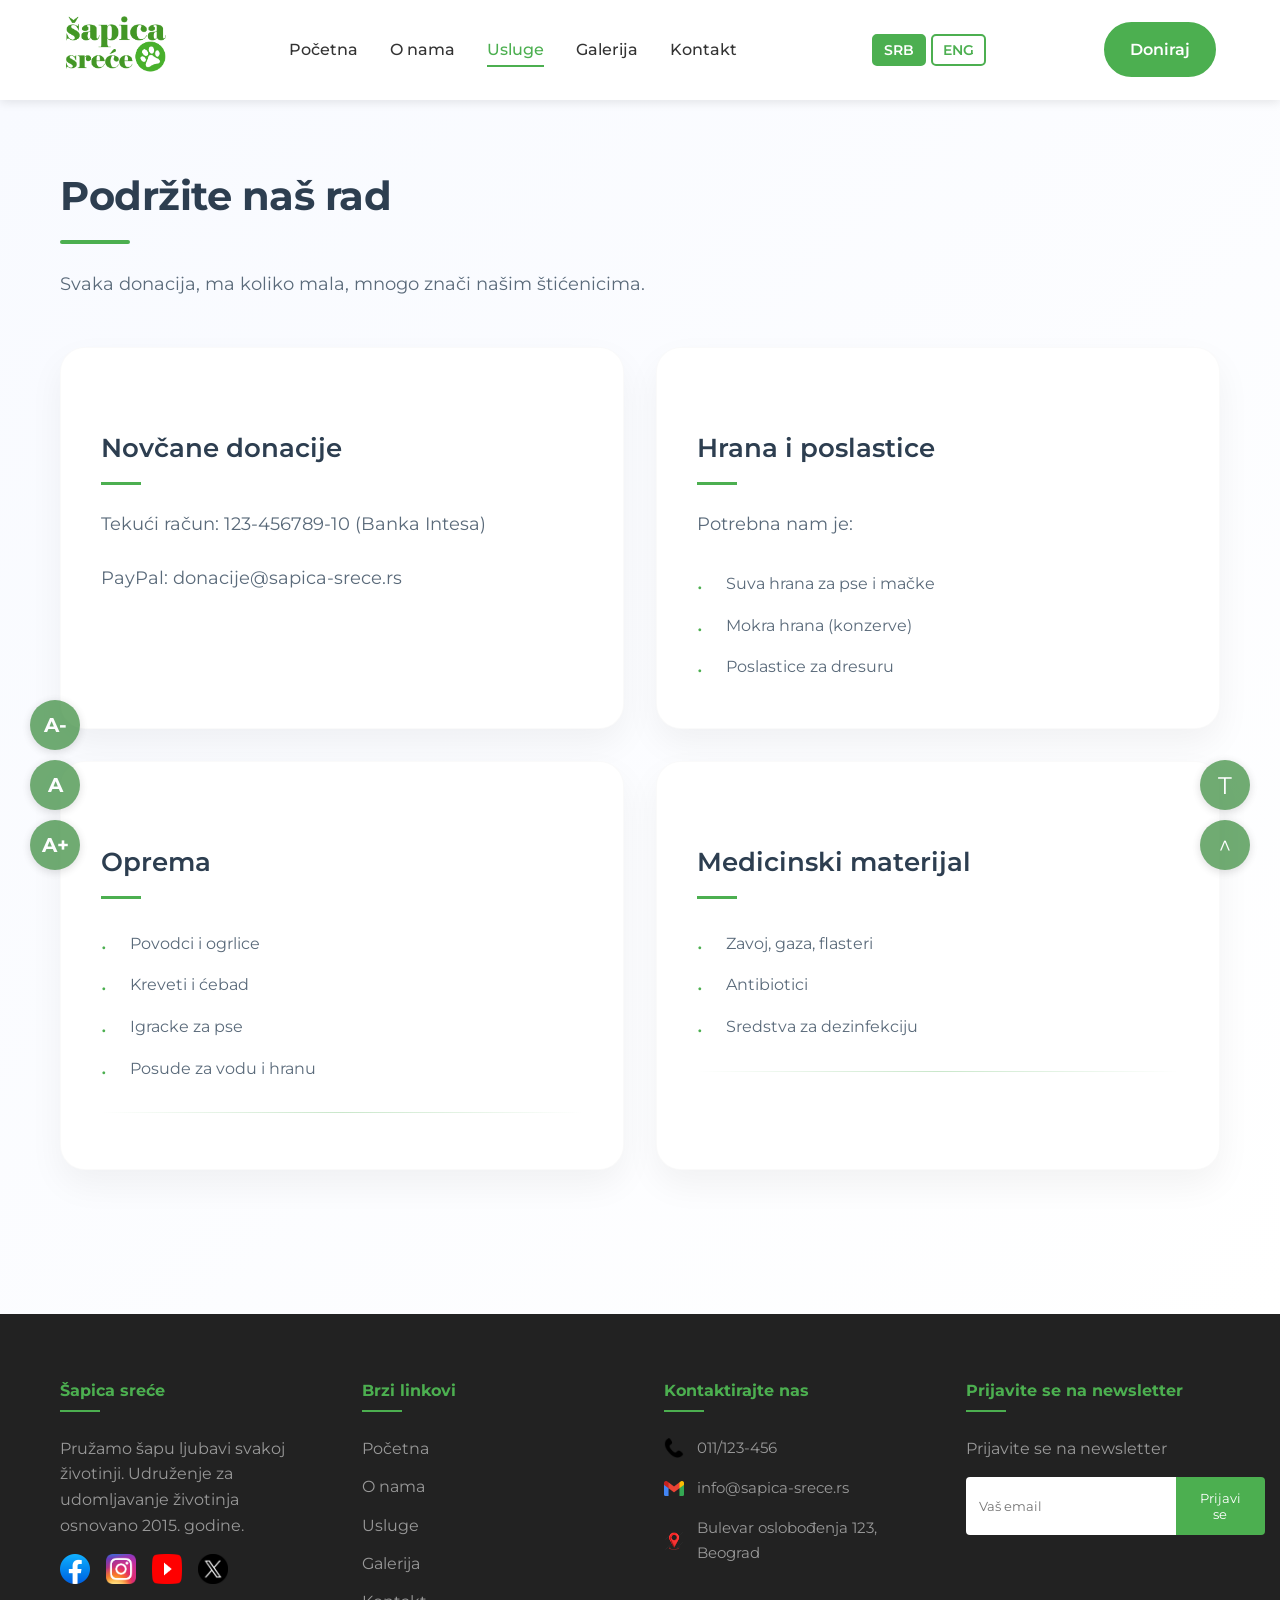
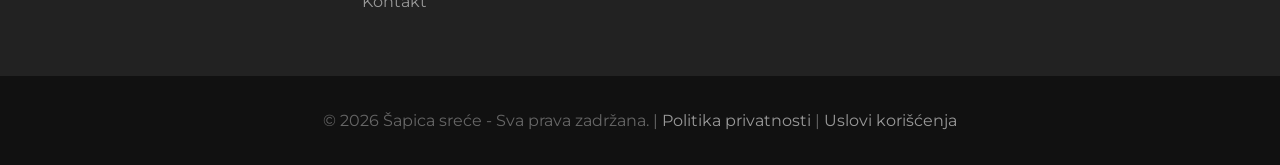
<file: donacije.html>
<!DOCTYPE html>
<html lang="sr">
<head>
    <meta charset="UTF-8">
    <meta name="viewport" content="width=device-width, initial-scale=1.0">

    <meta name="description" content="Podržite rad Šapica sreće donacijama. Hrana, oprema, novac ili volontiranje - svaka pomoć znači našim štićenicima.">
    <meta name="keywords" content="donacije, pomoć, hrana za pse, hrana za mačke, doniraj">
    <meta name="author" content="Šapica sreće">
    <meta name="robots" content="index, follow">

    <meta property="og:title" content="Donacije - Šapica sreće">
    <meta property="og:description" content="Pomozite nam da pomognemo njima. Donirajte.">
    <meta property="og:image" content="logotip.png">
    <meta property="og:url" content="https://selenakirhner.github.io/Projekat/donacije.html">
    
    <title>Šapica sreće | Donacije</title>
    
    <link rel="stylesheet" href="stil.css">
    <link rel="icon" type="image/png" href="sapica.png">
    <script type="application/ld+json">
        {
        "@context": "https://schema.org",
        "@type": "NGO",
        "name": "Šapica sreće",
        "alternateName": "Udruženje za udomljavanje životinja Šapica sreće",
        "url": "https://selenakirhner.github.io/Projekat",
        "logo": "logotip.png",
        "description": "Udruženje za udomljavanje pasa i mačaka. Pružamo šapu ljubavi svakoj životinji.",
        "foundingDate": "2015",
        "email": "info@sapica-srece.rs",
        "telephone": "+38111123456",
        "address": {
            "@type": "PostalAddress",
            "streetAddress": "Bulevar oslobođenja 123",
            "addressLocality": "Beograd",
            "postalCode": "11000",
            "addressCountry": "RS"
        },
        "openingHoursSpecification": [
            {
            "@type": "OpeningHoursSpecification",
            "dayOfWeek": ["Monday", "Tuesday", "Wednesday", "Thursday", "Friday"],
            "opens": "10:00",
            "closes": "18:00"
            },
            {
            "@type": "OpeningHoursSpecification",
            "dayOfWeek": "Saturday",
            "opens": "10:00",
            "closes": "15:00"
            }
        ],
        "sameAs": [
            "https://www.facebook.com/sapicasrece",
            "https://www.instagram.com/sapicasrece"
        ]
        }
    </script>
</head>
<body class="donacije-stranica">
    <header>
        <nav class="glavna-navigacija">
            <div class="navigacija-kontejner">
                <div class="logo">
                    <a href="index.html">
                        <img src="logotip.png" alt="Šapica sreće - Udruženje za udomljavanje životinja">
                    </a>
                </div>

                <ul class="navigacija-meni">
                    <li><a href="index.html">Početna</a></li>
                    <li><a href="o-nama.html">O nama</a></li>

                    <li class="megameni-okidac">
                        <a href="usluge.html" class="aktivan">Usluge</a>
                        <div class="megameni">
                            <div class="megameni-mreza">
                                <div class="megameni-kolona">
                                    <h3>Udomljavanje</h3>
                                    <ul>
                                        <li><a href="psi.html">Psi za udomljavanje</a></li>
                                        <li><a href="macke.html">Mačke za udomljavanje</a></li>
                                    </ul>
                                </div>
                                <div class="megameni-kolona">
                                    <h3>Veterinarska pomoć</h3>
                                    <ul>
                                        <li><a href="vakcinacije.html">Vakcinacije</a></li>
                                        <li><a href="sterilizacija.html">Sterilizacija</a></li>
                                        <li><a href="mikrocip.html">Mikročipovanje</a></li>
                                        <li><a href="pregledi.html">Zdravstveni pregledi</a></li>
                                    </ul>
                                </div>
                                <div class="megameni-kolona">
                                    <h3>Volontiranje</h3>
                                    <ul>
                                        <li><a href="volontiranje.html">Postani volonter</a></li>
                                        <li><a href="donacije.html">Donacije</a></li>
                                    </ul>
                                </div>
                            </div>
                        </div>
                    </li>
                    
                    <li><a href="galerija.html">Galerija</a></li>
                    <li><a href="kontakt.html">Kontakt</a></li>
                </ul>

                <div class="jezik-selektor">
                    <button class="jezik-dugme aktivan" data-lang="sr">SRB</button>
                    <button class="jezik-dugme" data-lang="en">ENG</button>
                </div>
                <a href="donacije.html" class="doniraj-dugme pulsirajuca-animacija">Doniraj</a>

                <button class="hamburger-meni">
                    <span></span>
                    <span></span>
                    <span></span>
                </button>
            </div>
        </nav>
    </header>

    <main>
        <section class="usluga-detalj">
            <div class="kontejner">
                <div class="row">
                    <div class="col-lg-8">
                        <h2>Podržite naš rad</h2>
                        <p>Svaka donacija, ma koliko mala, mnogo znači našim štićenicima.</p>
                        
                        <div class="donacije-opcije">
                            <div class="donacije-kartica">
                                <h3>Novčane donacije</h3>
                                <p>Tekući račun: 123-456789-10 (Banka Intesa)</p>
                                <p>PayPal: donacije@sapica-srece.rs</p>
                            </div>
                            
                            <div class="donacije-kartica">
                                <h3>Hrana i poslastice</h3>
                                <p>Potrebna nam je:</p>
                                <ul>
                                    <li>Suva hrana za pse i mačke</li>
                                    <li>Mokra hrana (konzerve)</li>
                                    <li>Poslastice za dresuru</li>
                                </ul>
                            </div>
                            
                            <div class="donacije-kartica">
                                <h3>Oprema</h3>
                                <ul>
                                    <li>Povodci i ogrlice</li>
                                    <li>Kreveti i ćebad</li>
                                    <li>Igracke za pse</li>
                                    <li>Posude za vodu i hranu</li>
                                </ul>
                            </div>
                            
                            <div class="donacije-kartica">
                                <h3>Medicinski materijal</h3>
                                <ul>
                                    <li>Zavoj, gaza, flasteri</li>
                                    <li>Antibiotici</li>
                                    <li>Sredstva za dezinfekciju</li>
                                </ul>
                            </div>
                        </div>
                    </div>
                </div>
            </div>
        </section>
    </main>

    <footer>
        <div class="podnozje-sadrzaj">
            <div class="podnozje-sekcija">
                <h4>Šapica sreće</h4>
                <p>Pružamo šapu ljubavi svakoj životinji. Udruženje za udomljavanje životinja osnovano 2015. godine.</p>
                
                <div class="drustvene-ikonice">
                    <a href="#" aria-label="Facebook"><img src="podnozje/fb-ikonica.png" alt="Facebook"></a>
                    <a href="#" aria-label="Instagram"><img src="podnozje/Instagram_ikonica.png" alt="Instagram"></a>
                    <a href="#" aria-label="YouTube"><img src="podnozje/yt-ikonica.png" alt="YouTube"></a>
                    <a href="#" aria-label="Twitter"><img src="podnozje/X_ikonica.png" alt="Twitter"></a>
                </div>
            </div>

            <div class="podnozje-sekcija">
                <h4>Brzi linkovi</h4>
                <ul class="podnozje-linkovi">
                    <li><a href="index.html">Početna</a></li>
                    <li><a href="o-nama.html">O nama</a></li>
                    <li><a href="usluge.html">Usluge</a></li>
                    <li><a href="galerija.html">Galerija</a></li>
                    <li><a href="kontakt.html">Kontakt</a></li>
                </ul>
            </div>

            <div class="podnozje-sekcija">
                <h4>Kontaktirajte nas</h4>
                <ul class="kontakt-informacije">
                    <li><img src="podnozje/telefon-ikonica.png" alt="Telefon"> 011/123-456</li>
                    <li><img src="podnozje/email-ikonica.png" alt="Email"> info@sapica-srece.rs</li>
                    <li><img src="podnozje/lokacija-ikonica.png" alt="Lokacija"> Bulevar oslobođenja 123, Beograd</li>
                </ul>
            </div>

            <div class="podnozje-sekcija">
                <h4>Prijavite se na newsletter</h4>
                <p>Budite u toku sa novostima</p>
                <form class="novine-forma">
                    <input type="email" placeholder="Vaš email" required>
                    <button type="submit">Prijavi se</button>
                </form>
            </div>
        </div>
        
        <div class="podnozje-dno">
            <p>&copy; 2026 Šapica sreće - Sva prava zadržana. | <a href="politika-privatnosti.html">Politika privatnosti</a> | <a href="uslovi.html">Uslovi korišćenja</a></p>
        </div>
    </footer>

    <script src="skripte/jquery-3.6.0.min.js"></script>
    <script src="glavni.js"></script>
    <script src="jezik.js"></script>
</body>
</html>
</file>
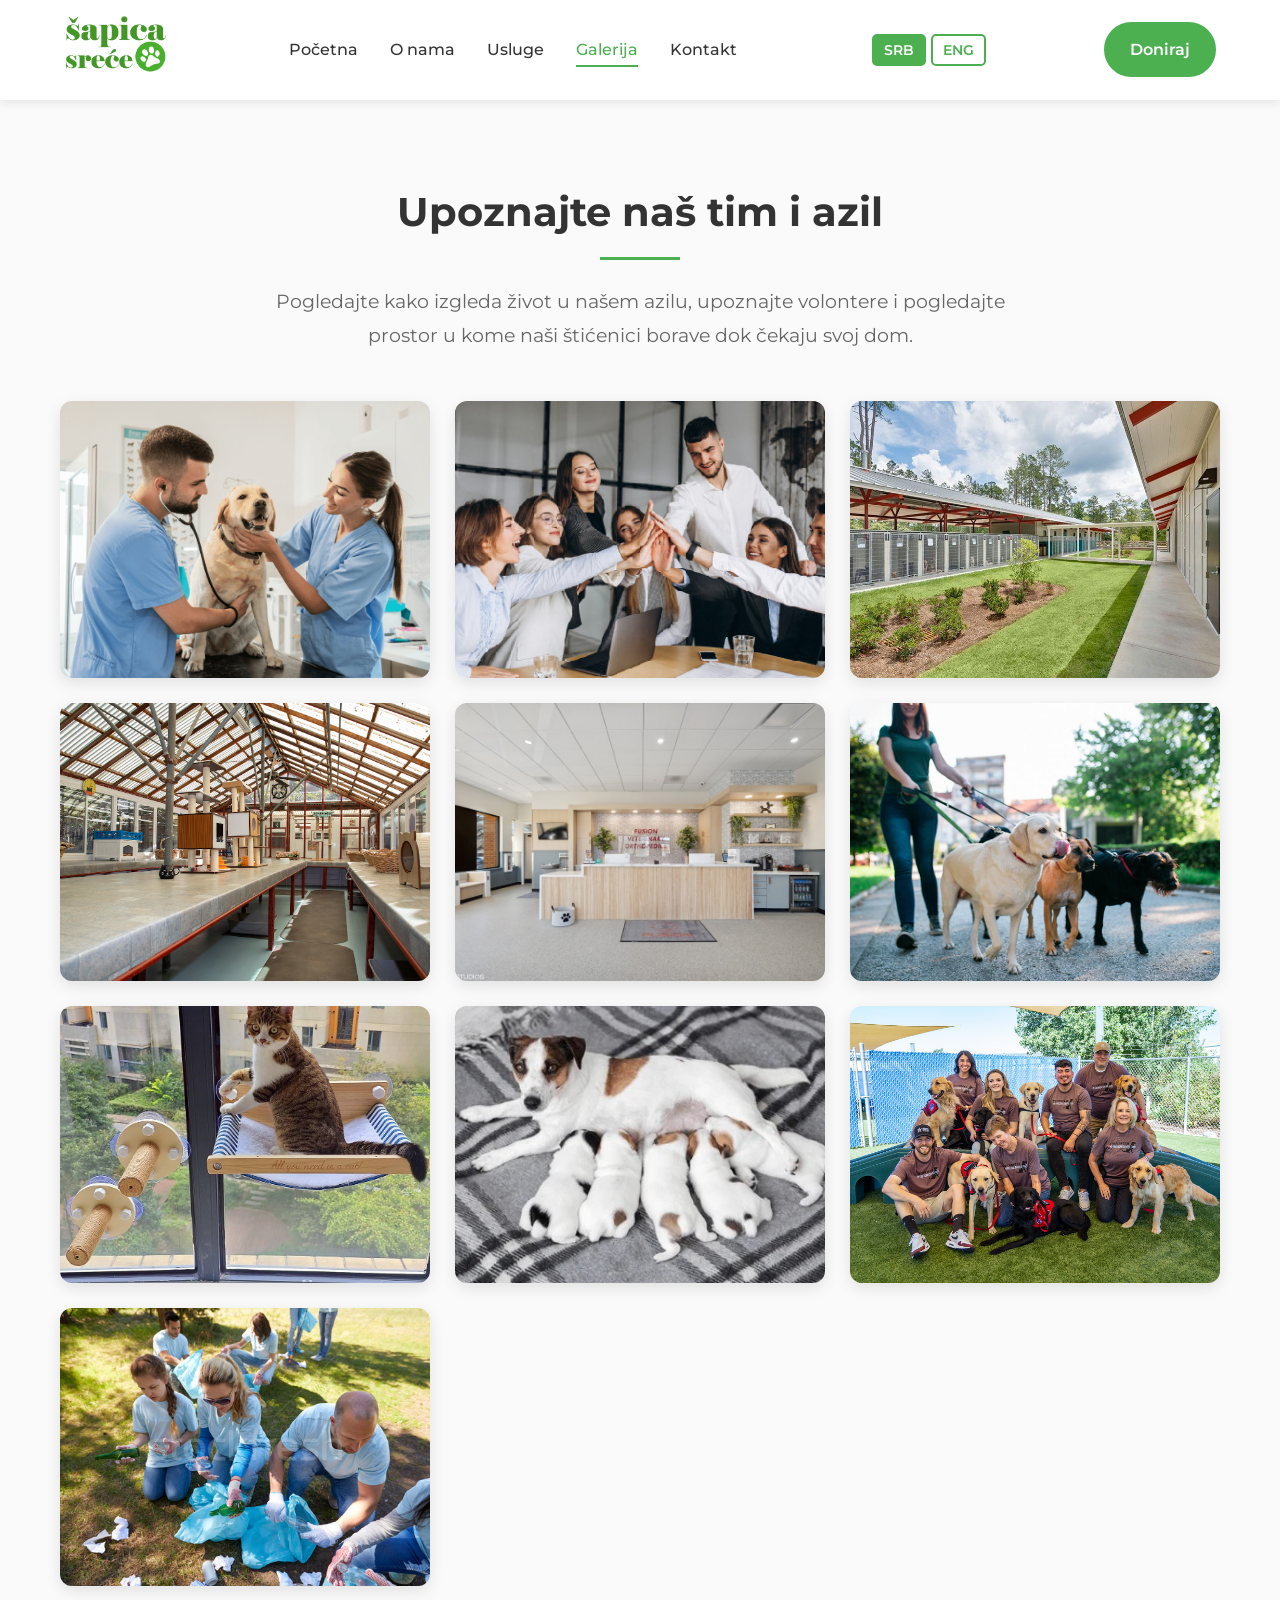
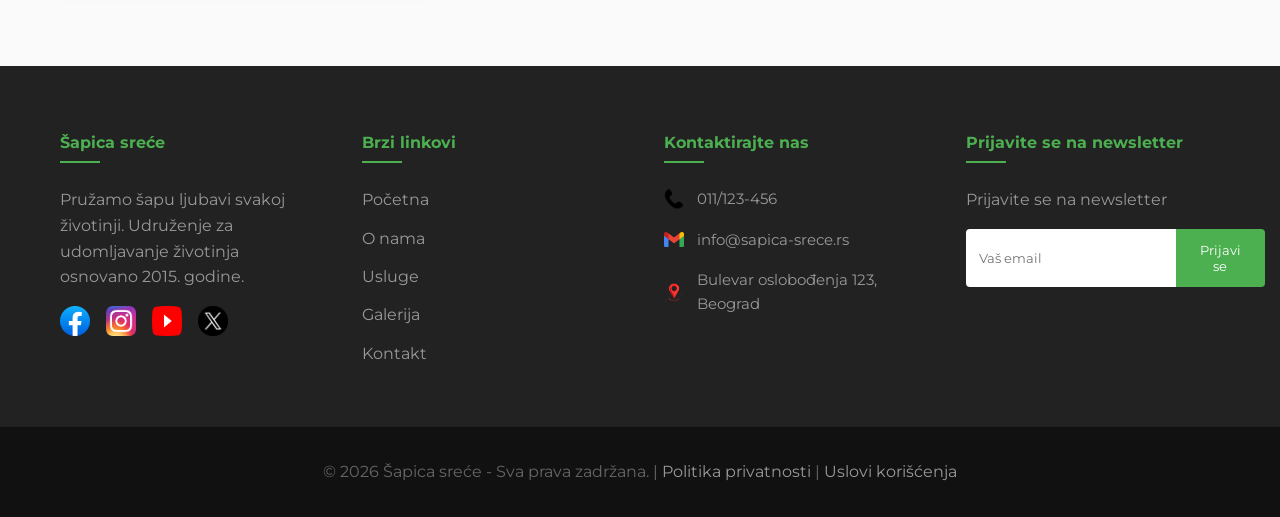
<file: galerija.html>
<!DOCTYPE html>
<html lang="sr">
<head>
    <meta charset="UTF-8">
    <meta name="viewport" content="width=device-width, initial-scale=1.0">
    
    <meta name="description" content="Galerija naših štićenika - Pogledajte pse i mačke koji čekaju svoj dom. Slatke slike pasa i mačaka za udomljavanje.">
    <meta name="keywords" content="galerija, slike pasa, slike mačaka, štenci, mačići, udomljavanje">
    <meta name="author" content="Šapica sreće">
    <meta name="robots" content="index, follow">

    <meta property="og:title" content="Galerija - Šapica sreće">
    <meta property="og:description" content="Pogledajte naše štićenike koji čekaju svoj dom.">
    <meta property="og:image" content="logotip.png">
    <meta property="og:url" content="https://selenakirhner.github.io/Projekat/galerija.html">
    
    <title>Šapica sreće | Galerija</title>

    <link rel="stylesheet" href="stil.css">
    <link rel="icon" type="image/png" href="sapica.png">
    <script type="application/ld+json">
        {
        "@context": "https://schema.org",
        "@type": "NGO",
        "name": "Šapica sreće",
        "alternateName": "Udruženje za udomljavanje životinja Šapica sreće",
        "url": "https://selenakirhner.github.io/Projekat",
        "logo": "logotip.png",
        "description": "Udruženje za udomljavanje pasa i mačaka. Pružamo šapu ljubavi svakoj životinji.",
        "foundingDate": "2015",
        "email": "info@sapica-srece.rs",
        "telephone": "+38111123456",
        "address": {
            "@type": "PostalAddress",
            "streetAddress": "Bulevar oslobođenja 123",
            "addressLocality": "Beograd",
            "postalCode": "11000",
            "addressCountry": "RS"
        },
        "openingHoursSpecification": [
            {
            "@type": "OpeningHoursSpecification",
            "dayOfWeek": ["Monday", "Tuesday", "Wednesday", "Thursday", "Friday"],
            "opens": "10:00",
            "closes": "18:00"
            },
            {
            "@type": "OpeningHoursSpecification",
            "dayOfWeek": "Saturday",
            "opens": "10:00",
            "closes": "15:00"
            }
        ],
        "sameAs": [
            "https://www.facebook.com/sapicasrece",
            "https://www.instagram.com/sapicasrece"
        ]
        }
    </script>
</head>
<body>
    <header>
        <nav class="glavna-navigacija">
            <div class="navigacija-kontejner">
                <div class="logo">
                    <a href="index.html">
                        <img src="logotip.png" alt="Šapica sreće - Udruženje za udomljavanje životinja">
                    </a>
                </div>

                <ul class="navigacija-meni">
                    <li><a href="index.html">Početna</a></li>
                    <li><a href="o-nama.html">O nama</a></li>

                    <li class="megameni-okidac">
                        <a href="usluge.html">Usluge</a>
                        <div class="megameni">
                            <div class="megameni-mreza">
                                <div class="megameni-kolona">
                                    <h3>Udomljavanje</h3>
                                    <ul>
                                        <li><a href="psi.html">Psi za udomljavanje</a></li>
                                        <li><a href="macke.html">Mačke za udomljavanje</a></li>
                                    </ul>
                                </div>
                                <div class="megameni-kolona">
                                    <h3>Veterinarska pomoć</h3>
                                    <ul>
                                        <li><a href="vakcinacije.html">Vakcinacije</a></li>
                                        <li><a href="sterilizacija.html">Sterilizacija</a></li>
                                        <li><a href="mikrocip.html">Mikročipovanje</a></li>
                                        <li><a href="pregledi.html">Zdravstveni pregledi</a></li>
                                    </ul>
                                </div>
                                <div class="megameni-kolona">
                                    <h3>Volontiranje</h3>
                                    <ul>
                                        <li><a href="volontiranje.html">Postani volonter</a></li>
                                        <li><a href="donacije.html">Donacije</a></li>
                                    </ul>
                                </div>
                            </div>
                        </div>
                    </li>
                    
                    <li><a href="galerija.html" class="aktivan">Galerija</a></li>
                    <li><a href="kontakt.html">Kontakt</a></li>
                </ul>

                <div class="jezik-selektor">
                    <button class="jezik-dugme aktivan" data-lang="sr">SRB</button>
                    <button class="jezik-dugme" data-lang="en">ENG</button>
                </div>
                <a href="donacije.html" class="doniraj-dugme pulsirajuca-animacija">Doniraj</a>
                
                <button class="hamburger-meni">
                    <span></span>
                    <span></span>
                    <span></span>
                </button>
            </div>
        </nav>
    </header>

    <main>
        <section class="galerija-sekcija">
            <div class="kontejner">
                <h1 class="sekcija-naslov">Upoznajte naš tim i azil</h1>
                <p class="galerija-uvod">
                    Pogledajte kako izgleda život u našem azilu, upoznajte volontere 
                    i pogledajte prostor u kome naši štićenici borave dok čekaju svoj dom.
                </p>

                <div class="galerija-mreza">
                    <div class="galerija-stavka" data-category="team">
                        <img src="galerija/slika1.webp" alt="Naš veterinarski tim">
                        <div class="galerija-preklop">
                            <h3>Veterinarski tim</h3>
                            <p>Dr Marković i sestre Jovanović</p>
                            <p class="opis">Brine se o zdravlju naših štićenika</p>
                        </div>
                    </div>
                    
                    <div class="galerija-stavka" data-category="team">
                        <img src="galerija/slika2.jpg" alt="Menadžment tim">
                        <div class="galerija-preklop">
                            <h3>Upravni tim</h3>
                            <p>Koordinacija i organizacija</p>
                            <p class="opis">5 godina iskustva u udomljavanju</p>
                        </div>
                    </div>

                    <div class="galerija-stavka" data-category="facility">
                        <img src="galerija/slika3.jpg" alt="Prostor za pse">
                        <div class="galerija-preklop">
                            <h3>Prostor za pse</h3>
                            <p>Moderni boksevi sa dvorištem</p>
                            <p class="opis">Svaki pas ima svoj krevet i igračke</p>
                        </div>
                    </div>
                    
                    <div class="galerija-stavka" data-category="facility">
                        <img src="galerija/slika4.webp" alt="Prostor za mačke">
                        <div class="galerija-preklop">
                            <h3>Mačja soba</h3>
                            <p>Topao prostor za krznene prijatelje</p>
                            <p class="opis">Mačke se slobodno kreću</p>
                        </div>
                    </div>
                    
                    <div class="galerija-stavka" data-category="facility">
                        <img src="galerija/slika5.jpg" alt="Veterinarska ambulanta">
                        <div class="galerija-preklop">
                            <h3>Veterinarska ambulanta</h3>
                            <p>Potpuno opremljena</p>
                            <p class="opis">Redovni pregledi i vakcinacije</p>
                        </div>
                    </div>

                    <div class="galerija-stavka" data-category="animals">
                        <img src="galerija/slika6.jpg" alt="Psi u šetnji">
                        <div class="galerija-preklop">
                            <h3>Psi u šetnji</h3>
                            <p>Uživaju u prirodi</p>
                            <p class="opis">Svakodnevne aktivnosti</p>
                        </div>
                    </div>
                    
                    <div class="galerija-stavka" data-category="animals">
                        <img src="galerija/slika7.jpg" alt="Mačke na prozoru">
                        <div class="galerija-preklop">
                            <h3>Mačke posmatraju</h3>
                            <p>Lili</p>
                            <p class="opis">Vaši najbolji drugari</p>
                        </div>
                    </div>
                    
                    <div class="galerija-stavka" data-category="animals">
                        <img src="galerija/slika8.jpg" alt="Štenad">
                        <div class="galerija-preklop">
                            <h3>Štenad</h3>
                            <p>Leglo od 5 šteneta</p>
                            <p class="opis">Rođeni u azilu, spremni za dom</p>
                        </div>
                    </div>

                    <div class="galerija-stavka" data-category="volunteers">
                        <img src="galerija/slika9.jpg" alt="Volonteri sa psima">
                        <div class="galerija-preklop">
                            <h3>Volonterski tim</h3>
                            <p>Subotom u azilu</p>
                            <p class="opis">Druženje sa psima</p>
                        </div>
                    </div>
                    
                    <div class="galerija-stavka" data-category="volunteers">
                        <img src="galerija/slika10.jpg" alt="Čišćenje prostora">
                        <div class="galerija-preklop">
                            <h3>Akcija čišćenja</h3>
                            <p>Zajedno do čistog prostora</p>
                            <p class="opis">Hvala svim volonterima</p>
                        </div>
                    </div>
                </div>
                
            </div>
        </section>
    </main>
    
    <footer>
        <div class="podnozje-sadrzaj">
            <div class="podnozje-sekcija">
                <h4>Šapica sreće</h4>
                <p>Pružamo šapu ljubavi svakoj životinji. Udruženje za udomljavanje životinja osnovano 2015. godine.</p>
                
                <div class="drustvene-ikonice">
                    <a href="#" aria-label="Facebook"><img src="podnozje/fb-ikonica.png" alt="Facebook"></a>
                    <a href="#" aria-label="Instagram"><img src="podnozje/Instagram_ikonica.png" alt="Instagram"></a>
                    <a href="#" aria-label="YouTube"><img src="podnozje/yt-ikonica.png" alt="YouTube"></a>
                    <a href="#" aria-label="Twitter"><img src="podnozje/X_ikonica.png" alt="Twitter"></a>
                </div>
            </div>

            <div class="podnozje-sekcija">
                <h4>Brzi linkovi</h4>
                <ul class="podnozje-linkovi">
                    <li><a href="index.html">Početna</a></li>
                    <li><a href="o-nama.html">O nama</a></li>
                    <li><a href="usluge.html">Usluge</a></li>
                    <li><a href="galerija.html">Galerija</a></li>
                    <li><a href="kontakt.html">Kontakt</a></li>
                </ul>
            </div>

            <div class="podnozje-sekcija">
                <h4>Kontaktirajte nas</h4>
                <ul class="kontakt-informacije">
                    <li><img src="podnozje/telefon-ikonica.png" alt="Telefon"> 011/123-456</li>
                    <li><img src="podnozje/email-ikonica.png" alt="Email"> info@sapica-srece.rs</li>
                    <li><img src="podnozje/lokacija-ikonica.png" alt="Lokacija"> Bulevar oslobođenja 123, Beograd</li>
                </ul>
            </div>

            <div class="podnozje-sekcija">
                <h4>Prijavite se na newsletter</h4>
                <p>Budite u toku sa novostima</p>
                <form class="novine-forma">
                    <input type="email" placeholder="Vaš email" required>
                    <button type="submit">Prijavi se</button>
                </form>
            </div>
        </div>
        
        <div class="podnozje-dno">
            <p>&copy; 2026 Šapica sreće - Sva prava zadržana. | <a href="politika-privatnosti.html">Politika privatnosti</a> | <a href="uslovi.html">Uslovi korišćenja</a></p>
        </div>
    </footer>

    <script src="skripte/jquery-3.6.0.min.js"></script>
    <script src="glavni.js"></script>
    <script src="klizac.js"></script>
    <script src="svetlosna-kutija.js"></script>
    <script src="jezik.js"></script>
    
</body>
</html>
</file>
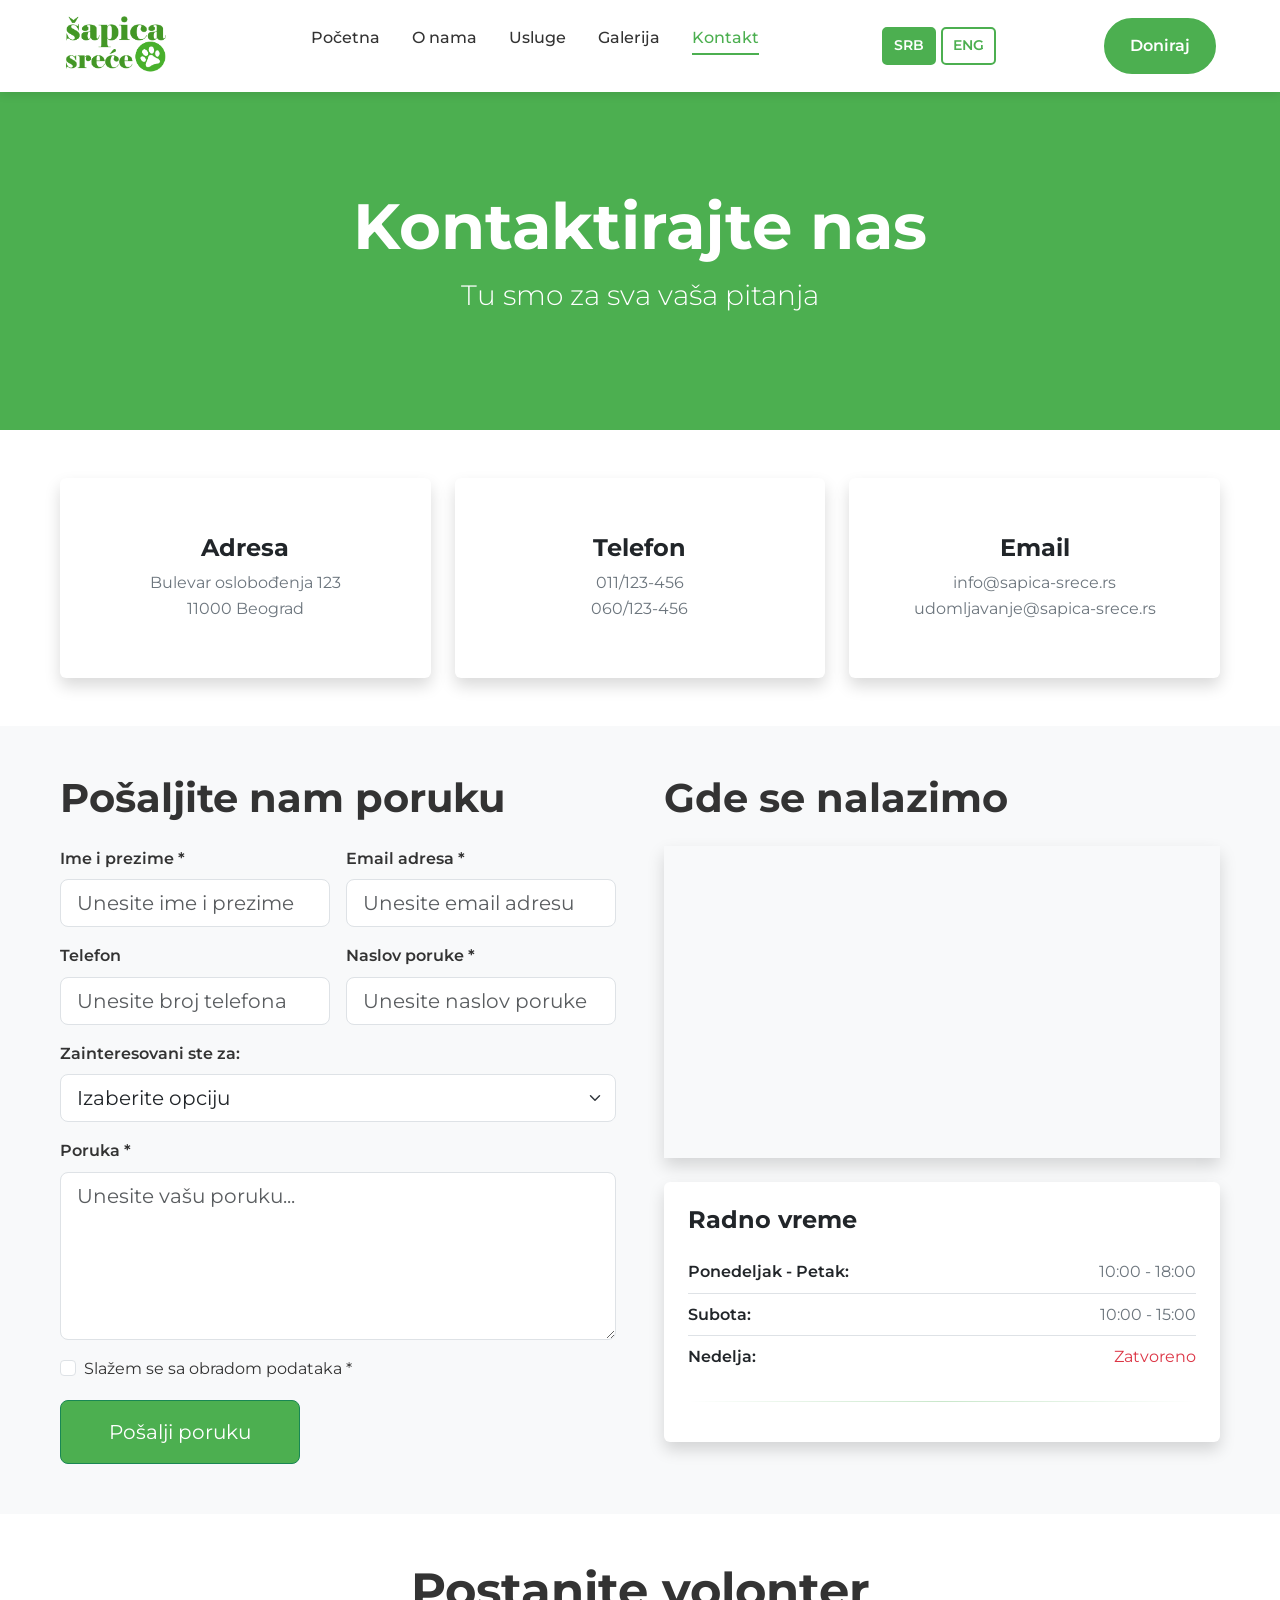
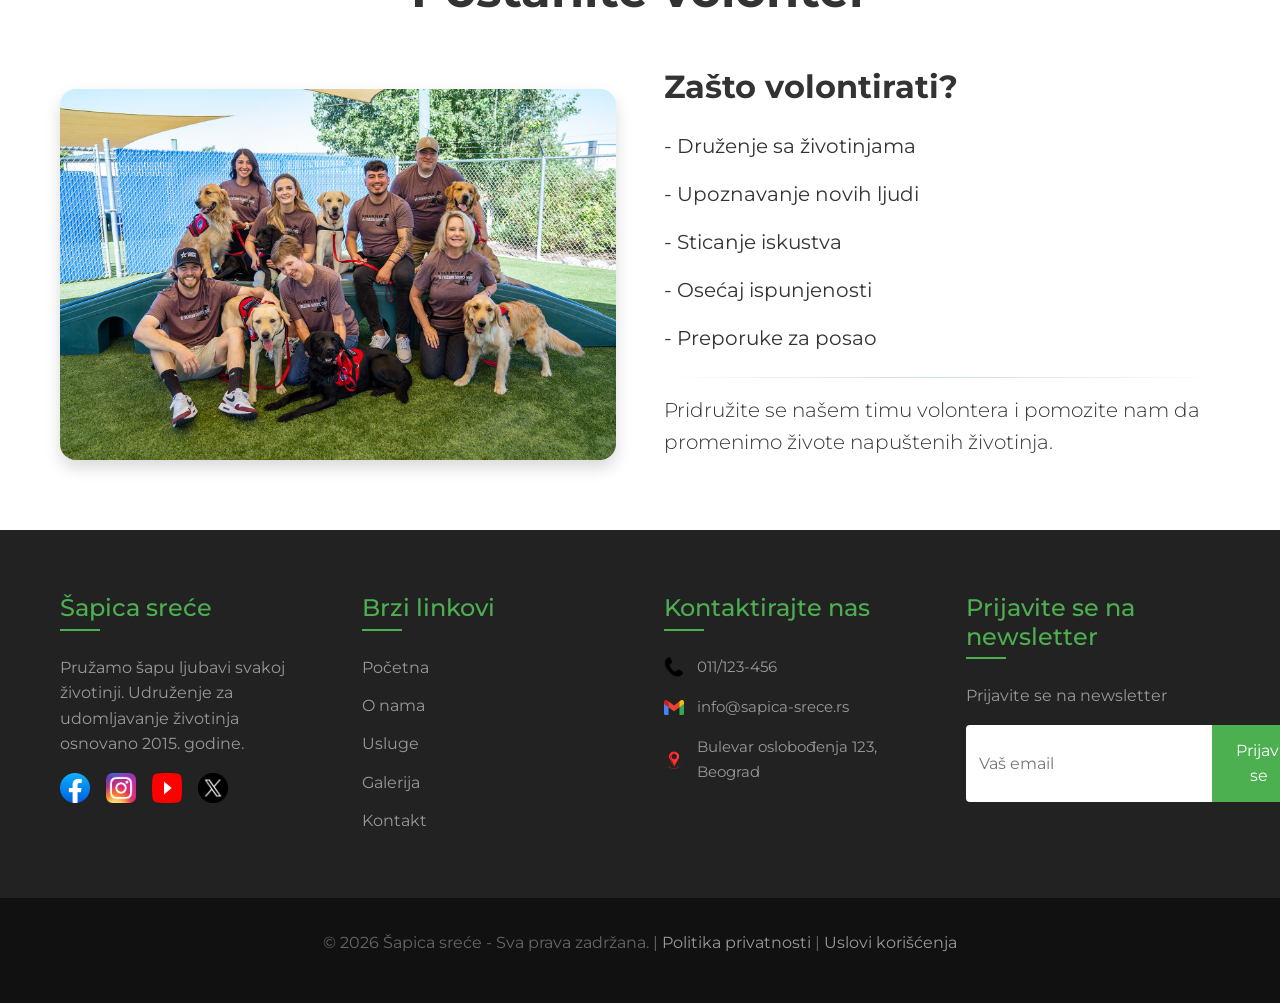
<file: kontakt.html>
<!DOCTYPE html>
<html lang="sr">
<head>
    <meta charset="UTF-8">
    <meta name="viewport" content="width=device-width, initial-scale=1.0">
    
    <meta name="description" content="Kontaktirajte Šapica sreće - Udruženje za udomljavanje životinja. Pošaljite nam poruku, prijavite se za volontiranje ili donacije.">
    <title>Šapica sreće | Kontakt</title>
    
    <link href="bootstrap-5.3.8-dist/css/bootstrap.min.css" rel="stylesheet">
    
    <link rel="stylesheet" href="stil.css">
    <link rel="icon" type="image/png" href="sapica.png">
    <script type="application/ld+json">
        {
        "@context": "https://schema.org",
        "@type": "NGO",
        "name": "Šapica sreće",
        "alternateName": "Udruženje za udomljavanje životinja Šapica sreće",
        "url": "https://selenakirhner.github.io/Projekat",
        "logo": "logotip.png",
        "description": "Udruženje za udomljavanje pasa i mačaka. Pružamo šapu ljubavi svakoj životinji.",
        "foundingDate": "2015",
        "email": "info@sapica-srece.rs",
        "telephone": "+38111123456",
        "address": {
            "@type": "PostalAddress",
            "streetAddress": "Bulevar oslobođenja 123",
            "addressLocality": "Beograd",
            "postalCode": "11000",
            "addressCountry": "RS"
        },
        "openingHoursSpecification": [
            {
            "@type": "OpeningHoursSpecification",
            "dayOfWeek": ["Monday", "Tuesday", "Wednesday", "Thursday", "Friday"],
            "opens": "10:00",
            "closes": "18:00"
            },
            {
            "@type": "OpeningHoursSpecification",
            "dayOfWeek": "Saturday",
            "opens": "10:00",
            "closes": "15:00"
            }
        ],
        "sameAs": [
            "https://www.facebook.com/sapicasrece",
            "https://www.instagram.com/sapicasrece"
        ]
        }
    </script>
    <script type="application/ld+json">
        {
        "@context": "https://schema.org",
        "@type": "ContactPage",
        "name": "Kontaktirajte Šapica sreće",
        "description": "Kontaktirajte nas za udomljavanje, volontiranje ili donacije",
        "mainEntity": {
            "@type": "Organization",
            "name": "Šapica sreće",
            "contactPoint": {
            "@type": "ContactPoint",
            "telephone": "+38111123456",
            "contactType": "customer service",
            "email": "info@sapica-srece.rs",
            "availableLanguage": ["Serbian", "English"]
            }
        }
        }
    </script>
</head>
<body class="kontakt-stranica">
    <header>
        <nav class="glavna-navigacija">
            <div class="navigacija-kontejner">
                <div class="logo">
                    <a href="index.html">
                        <img src="logotip.png" alt="Šapica sreće - Udruženje za udomljavanje životinja">
                    </a>
                </div>

                <ul class="navigacija-meni">
                    <li><a href="index.html">Početna</a></li>
                    <li><a href="o-nama.html">O nama</a></li>

                    <li class="megameni-okidac">
                        <a href="usluge.html">Usluge</a>
                        <div class="megameni">
                            <div class="megameni-mreza">
                                <div class="megameni-kolona">
                                    <h3>Udomljavanje</h3>
                                    <ul>
                                        <li><a href="psi.html">Psi za udomljavanje</a></li>
                                        <li><a href="macke.html">Mačke za udomljavanje</a></li>
                                    </ul>
                                </div>
                                <div class="megameni-kolona">
                                    <h3>Veterinarska pomoć</h3>
                                    <ul>
                                        <li><a href="vakcinacije.html">Vakcinacije</a></li>
                                        <li><a href="sterilizacija.html">Sterilizacija</a></li>
                                        <li><a href="mikrocip.html">Mikročipovanje</a></li>
                                        <li><a href="pregledi.html">Zdravstveni pregledi</a></li>
                                    </ul>
                                </div>
                                <div class="megameni-kolona">
                                    <h3>Volontiranje</h3>
                                    <ul>
                                        <li><a href="volontiranje.html">Postani volonter</a></li>
                                        <li><a href="donacije.html">Donacije</a></li>
                                    </ul>
                                </div>
                            </div>
                        </div>
                    </li>
                    
                    <li><a href="galerija.html">Galerija</a></li>
                    <li><a href="kontakt.html" class="aktivan">Kontakt</a></li>
                </ul>
                <div class="jezik-selektor">
                    <button class="jezik-dugme aktivan" data-lang="sr">SRB</button>
                    <button class="jezik-dugme" data-lang="en">ENG</button>
                </div>
                <a href="donacije.html" class="doniraj-dugme pulsirajuca-animacija">Doniraj</a>

                <button class="hamburger-meni">
                    <span></span>
                    <span></span>
                    <span></span>
                </button>
            </div>
        </nav>
    </header>

    <main>
        <div class="bg-success text-white py-5">
            <div class="kontejner text-center py-5">
                <h1 class="display-3 fw-bold">Kontaktirajte nas</h1>
                <p class="lead fs-3 hero-subtitle">Tu smo za sva vaša pitanja</p>
            </div>
        </div>

        <div class="kontejner py-5">
            <div class="row g-4">
                <div class="col-md-4">
                    <div class="card h-100 border-0 shadow text-center p-4">
                        <div class="card-body">
                            <div class="display-1 text-success mb-3">
                            </div>
                            <h3 class="h4 fw-bold">Adresa</h3>
                            <p class="text-secondary mb-0">Bulevar oslobođenja 123</p>
                            <p class="text-secondary">11000 Beograd</p>
                        </div>
                    </div>
                </div>
                
                <div class="col-md-4">
                    <div class="card h-100 border-0 shadow text-center p-4">
                        <div class="card-body">
                            <div class="display-1 text-success mb-3">
                            </div>
                            <h3 class="h4 fw-bold">Telefon</h3>
                            <p class="text-secondary mb-0">011/123-456</p>
                            <p class="text-secondary">060/123-456</p>
                        </div>
                    </div>
                </div>

                <div class="col-md-4">
                    <div class="card h-100 border-0 shadow text-center p-4">
                        <div class="card-body">
                            <div class="display-1 text-success mb-3">
                            </div>
                            <h3 class="h4 fw-bold">Email</h3>
                            <p class="text-secondary mb-0">info@sapica-srece.rs</p>
                            <p class="text-secondary">udomljavanje@sapica-srece.rs</p>
                        </div>
                    </div>
                </div>
            </div>
        </div>

        <div class="bg-light py-5">
            <div class="kontejner">
                <div class="row g-5">
                    <div class="col-lg-6">
                        <h2 class="display-6 fw-bold mb-4">Pošaljite nam poruku</h2>
                        
                        <form class="row g-3"
                        action="https://formspree.io/f/xwvrkdew" 
                        method="POST" 
                        enctype="multipart/form-data"
                        accept-charset="UTF-8">
                        
                        <div class="col-md-6">
                            <label for="name" class="form-label fw-semibold">Ime i prezime *</label>
                            <input type="text" class="form-control form-control-lg" id="name" name="Ime i prezime" placeholder="Unesite ime i prezime" required>
                        </div>

                        <div class="col-md-6">
                            <label for="email" class="form-label fw-semibold">Email adresa *</label>
                            <input type="email" class="form-control form-control-lg" id="email" name="Email" placeholder="Unesite email adresu" required>
                        </div>

                        <div class="col-md-6">
                            <label for="phone" class="form-label fw-semibold">Telefon</label>
                            <input type="tel" class="form-control form-control-lg" id="phone" name="Telefon" placeholder="Unesite broj telefona">
                        </div>

                        <div class="col-md-6">
                            <label for="subject" class="form-label fw-semibold">Naslov poruke *</label>
                            <input type="text" class="form-control form-control-lg" id="subject" name="Naslov" placeholder="Unesite naslov poruke" required>
                        </div>

                        <div class="col-12">
                            <label for="interest" class="form-label fw-semibold">Zainteresovani ste za:</label>
                            <select class="form-select form-select-lg" id="interest" name="Interesovanje">
                                <option value="">Izaberite opciju</option>
                                <option value="Udomljavanje">Udomljavanje</option>
                                <option value="Volontiranje">Volontiranje</option>
                                <option value="Donacija">Donaciju</option>
                                <option value="Informacije">Informacije</option>
                                <option value="Ostalo">Ostalo</option>
                            </select>
                        </div>

                        <div class="col-12">
                            <label for="message" class="form-label fw-semibold">Poruka *</label>
                            <textarea class="form-control form-control-lg" id="message" name="Poruka" placeholder="Unesite vašu poruku..." rows="5" required></textarea>
                        </div>

                        <div class="col-12">
                            <div class="form-check">
                                <input class="form-check-input" type="checkbox" id="consent" name="Saglasnost" value="Da" required>
                                <label class="form-check-label" for="consent">
                                    Slažem se sa obradom podataka *
                                </label>
                            </div>
                        </div>

                        <div class="col-12">
                            <button type="submit" class="btn btn-success btn-lg px-5 py-3">Pošalji poruku</button>
                        </div>
                    </form>
                    </div>

                    <div class="col-lg-6">
                        <h2 class="display-6 fw-bold mb-4">Gde se nalazimo</h2>
                        <div class="ratio ratio-16x9 mb-4 shadow">
                            <iframe src="https://www.google.com/maps/embed?pb=!1m18!1m12!1m3!1d2832.027128361367!2d20.46593131181654!3d44.78025227095029!2m3!1f0!2f0!3f0!3m2!1i1024!2i768!4f13.1!3m3!1m2!1s0x475a70430d4742b5%3A0x58187d6de2cdfc19!2z0JHRg9C70LXQstCw0YAg0J7RgdC70L7QsdC-0ZLQtdGa0LAgMTIzLCDQkdC10L7Qs9GA0LDQtCAxMTAxMA!5e0!3m2!1ssr!2srs!4v1773260818774!5m2!1ssr!2srs" 
                                    allowfullscreen="" loading="lazy" class="rounded-3">
                            </iframe>
                        </div>

                        <div class="card border-0 shadow p-4 mb-4">
                            <h3 class="h4 fw-bold mb-3">Radno vreme</h3>
                            <ul class="list-unstyled">
                                <li class="d-flex justify-content-between py-2 border-bottom">
                                    <span class="fw-semibold">Ponedeljak - Petak:</span>
                                    <span class="text-secondary">10:00 - 18:00</span>
                                </li>
                                <li class="d-flex justify-content-between py-2 border-bottom">
                                    <span class="fw-semibold">Subota:</span>
                                    <span class="text-secondary">10:00 - 15:00</span>
                                </li>
                                <li class="d-flex justify-content-between py-2">
                                    <span class="fw-semibold">Nedelja:</span>
                                    <span class="text-danger">Zatvoreno</span>
                                </li>
                            </ul>
                        </div>
                    </div>
                </div>
            </div>
        </div>

        <div class="kontejner py-5">
            <h2 class="display-5 fw-bold text-center mb-5">Postanite volonter</h2>
            
            <div class="row align-items-center g-5">
                <div class="col-md-6">
                    <img src="galerija/slika9.jpg" alt="Volonteri" class="img-fluid rounded-4 shadow">
                </div>
                <div class="col-md-6">
                    <h3 class="h2 fw-bold mb-4">Zašto volontirati?</h3>
                    
                    <ul class="list-unstyled">
                        <li class="mb-3 d-flex">
                            <span class="fs-5">- Druženje sa životinjama</span>
                        </li>
                        <li class="mb-3 d-flex">
                            <span class="fs-5">- Upoznavanje novih ljudi</span>
                        </li>
                        <li class="mb-3 d-flex">
                            <span class="fs-5">- Sticanje iskustva</span>
                        </li>
                        <li class="mb-3 d-flex">
                            <span class="fs-5">- Osećaj ispunjenosti</span>
                        </li>
                        <li class="mb-4 d-flex">
                            <span class="fs-5">- Preporuke za posao</span>
                        </li>
                    </ul>
                    
                    <p class="lead mb-4 volunteer-description">Pridružite se našem timu volontera i pomozite nam da promenimo živote napuštenih životinja.</p>
                </div>
            </div>
        </div>
    </main>

    <footer>
        <div class="podnozje-sadrzaj">
            <div class="podnozje-sekcija">
                <h4>Šapica sreće</h4>
                <p>Pružamo šapu ljubavi svakoj životinji. Udruženje za udomljavanje životinja osnovano 2015. godine.</p>
                
                <div class="drustvene-ikonice">
                    <a href="#" aria-label="Facebook"><img src="podnozje/fb-ikonica.png" alt="Facebook"></a>
                    <a href="#" aria-label="Instagram"><img src="podnozje/Instagram_ikonica.png" alt="Instagram"></a>
                    <a href="#" aria-label="YouTube"><img src="podnozje/yt-ikonica.png" alt="YouTube"></a>
                    <a href="#" aria-label="Twitter"><img src="podnozje/X_ikonica.png" alt="Twitter"></a>
                </div>
            </div>

            <div class="podnozje-sekcija">
                <h4>Brzi linkovi</h4>
                <ul class="podnozje-linkovi">
                    <li><a href="index.html">Početna</a></li>
                    <li><a href="o-nama.html">O nama</a></li>
                    <li><a href="usluge.html">Usluge</a></li>
                    <li><a href="galerija.html">Galerija</a></li>
                    <li><a href="kontakt.html">Kontakt</a></li>
                </ul>
            </div>

            <div class="podnozje-sekcija">
                <h4>Kontaktirajte nas</h4>
                <ul class="kontakt-informacije">
                    <li><img src="podnozje/telefon-ikonica.png" alt="Telefon"> 011/123-456</li>
                    <li><img src="podnozje/email-ikonica.png" alt="Email"> info@sapica-srece.rs</li>
                    <li><img src="podnozje/lokacija-ikonica.png" alt="Lokacija"> Bulevar oslobođenja 123, Beograd</li>
                </ul>
            </div>

            <div class="podnozje-sekcija">
                <h4>Prijavite se na newsletter</h4>
                <p>Budite u toku sa novostima</p>
                <form class="novine-forma">
                    <input type="email" placeholder="Vaš email" required>
                    <button type="submit">Prijavi se</button>
                </form>
            </div>
        </div>
        
        <div class="podnozje-dno">
            <p>&copy; 2026 Šapica sreće - Sva prava zadržana. | <a href="politika-privatnosti.html">Politika privatnosti</a> | <a href="uslovi.html">Uslovi korišćenja</a></p>
        </div>
    </footer>

    <script src="skripte/jquery-3.6.0.min.js"></script>
    <script src="bootstrap-5.3.8-dist/js/bootstrap.bundle.min.js"></script>
    <script src="validacija.js"></script>
    <script src="glavni.js"></script>
    <script src="jezik.js"></script>
</body>
</html>
</file>
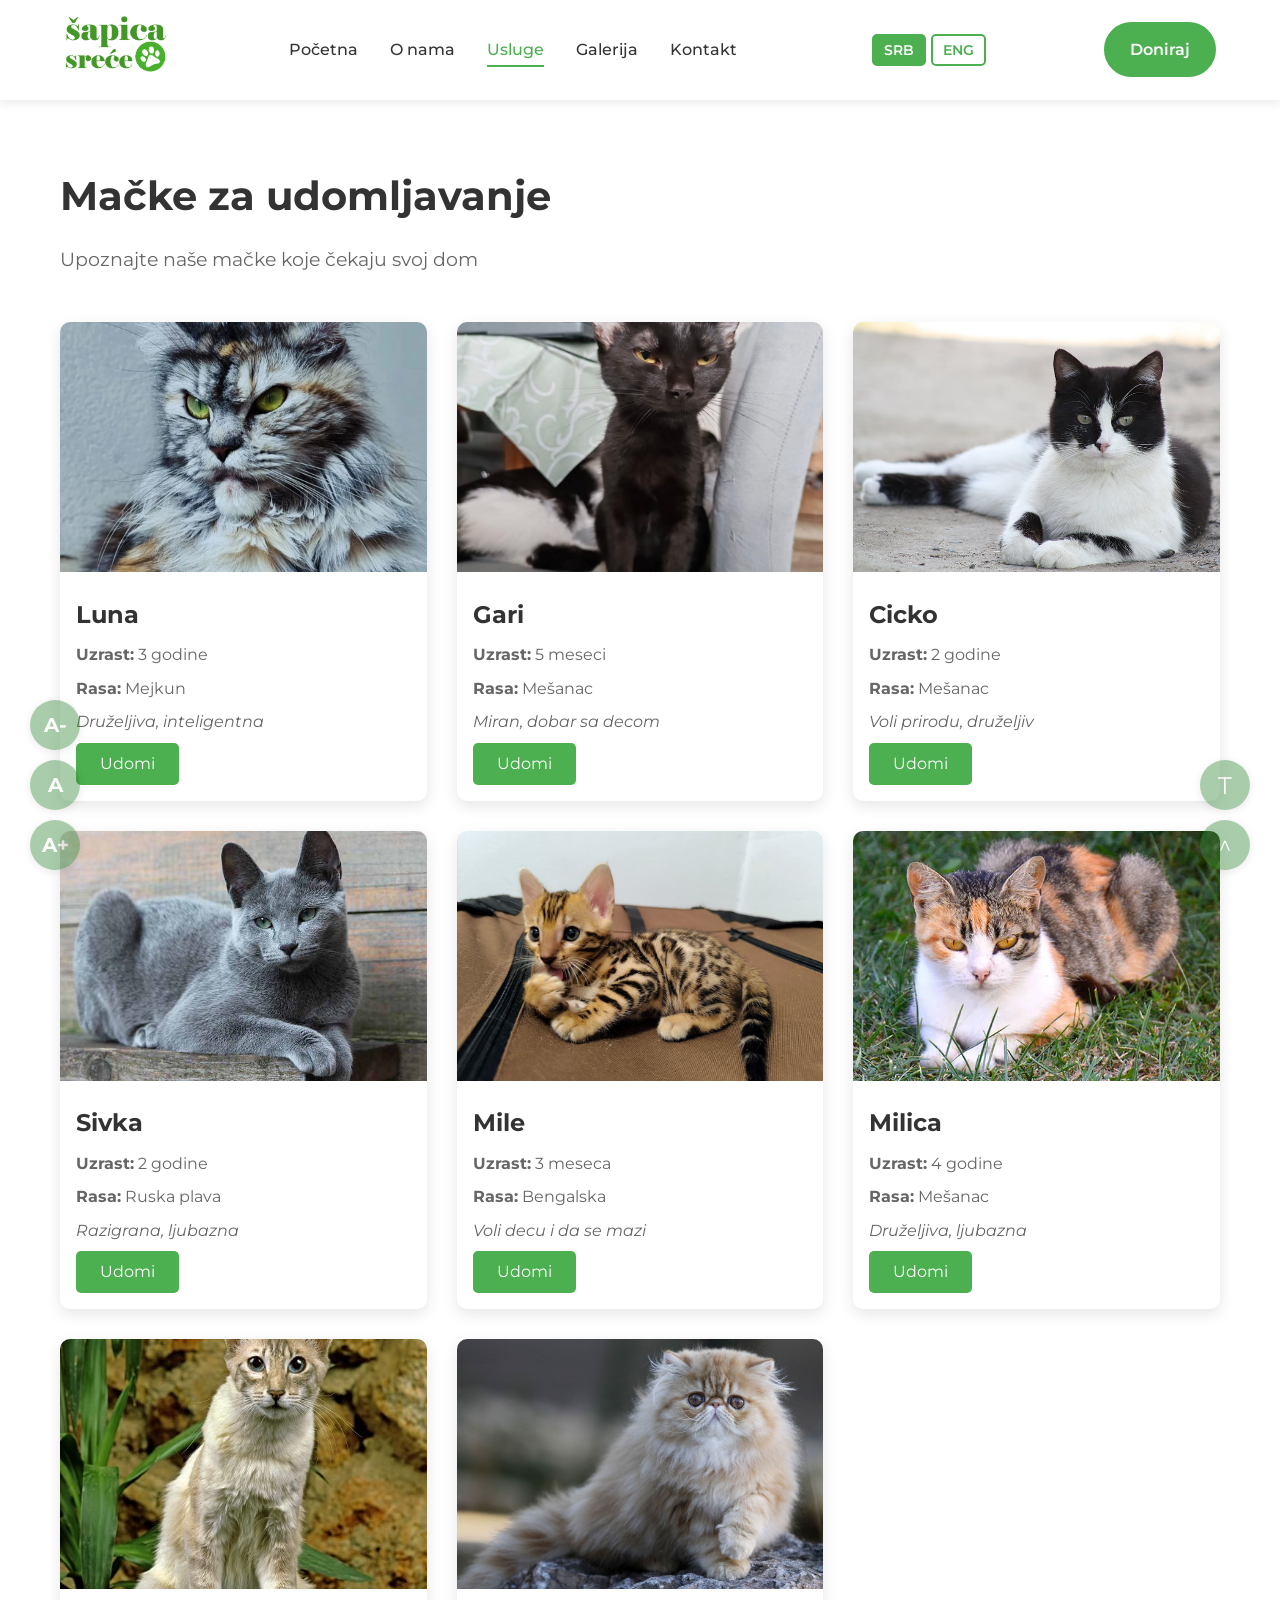
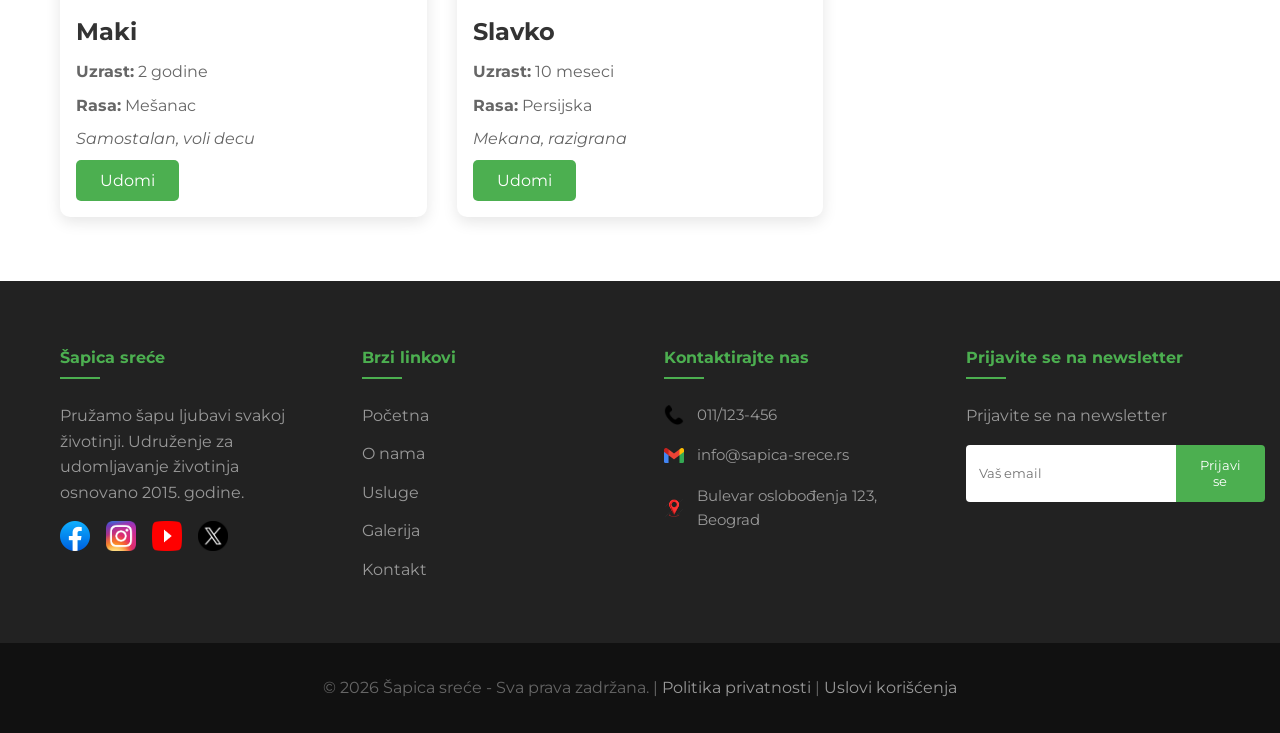
<file: macke.html>
<!DOCTYPE html>
<html lang="sr">
<head>
    <meta charset="UTF-8">
    <meta name="viewport" content="width=device-width, initial-scale=1.0">
    
    <meta name="description" content="Mačke za udomljavanje - upoznajte naše mačke koje čekaju svoj dom. Različiti uzrasti, boje i karakteri. Udomite mačku i pružite joj topli dom.">
    <meta name="keywords" content="mačke za udomljavanje, udomljavanje mačaka, mačići, odrasle mačke, domaće mačke, cica maca">
    <meta name="author" content="Šapica sreće">
    <meta name="robots" content="index, follow">

    <meta property="og:title" content="Mačke za udomljavanje - Šapica sreće">
    <meta property="og:description" content="Nežne mačke svih uzrasta čekaju nekoga ko će ih voleti.">
    <meta property="og:image" content="logotip.png">
    <meta property="og:url" content="https://selenakirhner.github.io/Projekat/macke.html">
    <meta property="og:type" content="website">

    <meta name="twitter:card" content="summary_large_image">
    <meta name="twitter:title" content="Mačke za udomljavanje - Šapica sreće">
    <meta name="twitter:description" content="Udomite mačku i pružite joj ljubav.">
    <meta name="twitter:image" content="logotip.png">
    
    <title>Šapica sreće | Mačke za udomljavanje</title>

    <link rel="stylesheet" href="stil.css">
    <link rel="icon" type="image/png" href="sapica.png">
    <script type="application/ld+json">
        {
        "@context": "https://schema.org",
        "@type": "NGO",
        "name": "Šapica sreće",
        "alternateName": "Udruženje za udomljavanje životinja Šapica sreće",
        "url": "https://selenakirhner.github.io/Projekat",
        "logo": "logotip.png",
        "description": "Udruženje za udomljavanje pasa i mačaka. Pružamo šapu ljubavi svakoj životinji.",
        "foundingDate": "2015",
        "email": "info@sapica-srece.rs",
        "telephone": "+38111123456",
        "address": {
            "@type": "PostalAddress",
            "streetAddress": "Bulevar oslobođenja 123",
            "addressLocality": "Beograd",
            "postalCode": "11000",
            "addressCountry": "RS"
        },
        "openingHoursSpecification": [
            {
            "@type": "OpeningHoursSpecification",
            "dayOfWeek": ["Monday", "Tuesday", "Wednesday", "Thursday", "Friday"],
            "opens": "10:00",
            "closes": "18:00"
            },
            {
            "@type": "OpeningHoursSpecification",
            "dayOfWeek": "Saturday",
            "opens": "10:00",
            "closes": "15:00"
            }
        ],
        "sameAs": [
            "https://www.facebook.com/sapicasrece",
            "https://www.instagram.com/sapicasrece"
        ]
        }
    </script>
    <script type="application/ld+json">
        {
        "@context": "https://schema.org",
        "@type": "ItemList",
        "name": "Mačke za udomljavanje",
        "description": "Lista mačaka koje čekaju svoj dom",
        "numberOfItems": 8,
        "itemListElement": [
            {
            "@type": "ListItem",
            "position": 1,
            "item": {
                "@type": "Animal",
                "name": "Luna",
                "species": "Felis catus",
                "breed": "Mejkun",
                "age": "3 godine",
                "gender": "Female"
            }
            },
            {
            "@type": "ListItem",
            "position": 2,
            "item": {
                "@type": "Animal",
                "name": "Gari",
                "species": "Felis catus",
                "breed": "Mešanac",
                "age": "5 meseci",
                "gender": "Male"
            }
            },
            {
            "@type": "ListItem",
            "position": 3,
            "item": {
                "@type": "Animal",
                "name": "Cicko",
                "species": "Felis catus",
                "breed": "Mešanac",
                "age": "2 godine",
                "gender": "Male"
            }
            },
            {
            "@type": "ListItem",
            "position": 4,
            "item": {
                "@type": "Animal",
                "name": "Sivka",
                "species": "Felis catus",
                "breed": "Ruska plava",
                "age": "2 godine",
                "gender": "Female"
            }
            },
            {
            "@type": "ListItem",
            "position": 5,
            "item": {
                "@type": "Animal",
                "name": "Mile",
                "species": "Felis catus",
                "breed": "Bengalska",
                "age": "3 meseca",
                "gender": "Male"
            }
            },
            {
            "@type": "ListItem",
            "position": 6,
            "item": {
                "@type": "Animal",
                "name": "Milica",
                "species": "Felis catus",
                "breed": "Mešanac",
                "age": "4 godine",
                "gender": "Female"
            }
            },
            {
            "@type": "ListItem",
            "position": 7,
            "item": {
                "@type": "Animal",
                "name": "Maki",
                "species": "Felis catus",
                "breed": "Mešanac",
                "age": "2 godine",
                "gender": "Male"
            }
            },
            {
            "@type": "ListItem",
            "position": 8,
            "item": {
                "@type": "Animal",
                "name": "Slavko",
                "species": "Felis catus",
                "breed": "Persijska",
                "age": "10 meseci",
                "gender": "Male"
            }
            }
        ]
        }
    </script>
</head>
<body>
    <header>
        <nav class="glavna-navigacija">
            <div class="navigacija-kontejner">
                <div class="logo">
                    <a href="index.html">
                        <img src="logotip.png" alt="Šapica sreće - Udruženje za udomljavanje životinja">
                    </a>
                </div>
                <ul class="navigacija-meni">
                    <li><a href="index.html">Početna</a></li>
                    <li><a href="o-nama.html">O nama</a></li>
                    
                    <li class="megameni-okidac">
                        <a href="usluge.html" class="aktivan">Usluge</a>
                        <div class="megameni">
                            <div class="megameni-mreza">
                                <div class="megameni-kolona">
                                    <h3>Udomljavanje</h3>
                                    <ul>
                                        <li><a href="psi.html">Psi za udomljavanje</a></li>
                                        <li><a href="macke.html">Mačke za udomljavanje</a></li>
                                    </ul>
                                </div>
                                <div class="megameni-kolona">
                                    <h3>Veterinarska pomoć</h3>
                                    <ul>
                                        <li><a href="vakcinacije.html">Vakcinacije</a></li>
                                        <li><a href="sterilizacija.html">Sterilizacija</a></li>
                                        <li><a href="mikrocip.html">Mikročipovanje</a></li>
                                        <li><a href="pregledi.html">Zdravstveni pregledi</a></li>
                                    </ul>
                                </div>
                                <div class="megameni-kolona">
                                    <h3>Volontiranje</h3>
                                    <ul>
                                        <li><a href="volontiranje.html">Postani volonter</a></li>
                                        <li><a href="donacije.html">Donacije</a></li>
                                    </ul>
                                </div>
                            </div>
                        </div>
                    </li>
                    
                    <li><a href="galerija.html">Galerija</a></li>
                    <li><a href="kontakt.html">Kontakt</a></li>
                </ul>

                <div class="jezik-selektor">
                    <button class="jezik-dugme aktivan" data-lang="sr">SRB</button>
                    <button class="jezik-dugme" data-lang="en">ENG</button>
                </div>
                <a href="donacije.html" class="doniraj-dugme pulsirajuca-animacija">Doniraj</a>

                <button class="hamburger-meni">
                    <span></span>
                    <span></span>
                    <span></span>
                </button>
            </div>
        </nav>
    </header>

    <main>
        <section class="usluga-podstranica">
            <div class="kontejner">
                <h1 class="strana-naslov1">Mačke za udomljavanje</h1>
                <p class="strana-opis1">Upoznajte naše mačke koje čekaju svoj dom</p>

                <div class="zivotinje-mreza1">
                    <div class="zivotinja-kartica1">
                        <img src="pocetna/macka1.jpeg" alt="Luna">
                        <h3>Luna</h3>
                        <p><strong>Uzrast:</strong> 3 godine</p>
                        <p><strong>Rasa:</strong> Mejkun</p>
                        <p class="zivotinja-opis1">Druželjubiva, inteligentna</p>
                        <a href="kontakt.html" class="dugme-malo">Udomi</a>
                    </div>
                    
                    <div class="zivotinja-kartica1">
                        <img src="usluge/macka1.jpeg" alt="Gari">
                        <h3>Gari</h3>
                        <p><strong>Uzrast:</strong> 5 meseci</p>
                        <p><strong>Rasa:</strong> Mešanac</p>
                        <p class="zivotinja-opis1">Miran, dobar sa decom</p>
                        <a href="kontakt.html" class="dugme-malo">Udomi</a>
                    </div>

                    <div class="zivotinja-kartica1">
                        <img src="usluge/macka2.jpg" alt="Cicko">
                        <h3>Cicko</h3>
                        <p><strong>Uzrast:</strong> 2 godine</p>
                        <p><strong>Rasa:</strong> Mešanac</p>
                        <p class="zivotinja-opis1">Voli prirodu, druželjiv</p>
                        <a href="kontakt.html" class="dugme-malo">Udomi</a>
                    </div>

                    <div class="zivotinja-kartica1">
                        <img src="usluge/macka3.jpg" alt="Sivka">
                        <h3>Sivka</h3>
                        <p><strong>Uzrast:</strong> 2 godine</p>
                        <p><strong>Rasa:</strong> Ruska plava</p>
                        <p class="zivotinja-opis1">Razigrana, ljubazna</p>
                        <a href="kontakt.html" class="dugme-malo">Udomi</a>
                    </div>

                    <div class="zivotinja-kartica1">
                        <img src="usluge/macka4.jpg" alt="Mile">
                        <h3>Mile</h3>
                        <p><strong>Uzrast:</strong> 3 meseca</p>
                        <p><strong>Rasa:</strong> Bengalska</p>
                        <p class="zivotinja-opis1">Voli decu i da se mazi</p>
                        <a href="kontakt.html" class="dugme-malo">Udomi</a>
                    </div>

                    <div class="zivotinja-kartica1">
                        <img src="usluge/macka5.webp" alt="Milica">
                        <h3>Milica</h3>
                        <p><strong>Uzrast:</strong> 4 godine</p>
                        <p><strong>Rasa:</strong> Mešanac</p>
                        <p class="zivotinja-opis1">Druželjiva, ljubazna</p>
                        <a href="kontakt.html" class="dugme-malo">Udomi</a>
                    </div>

                    <div class="zivotinja-kartica1">
                        <img src="usluge/macka7.jpg" alt="Maki">
                        <h3>Maki</h3>
                        <p><strong>Uzrast:</strong> 2 godine</p>
                        <p><strong>Rasa:</strong> Mešanac</p>
                        <p class="zivotinja-opis1">Samostalan, voli decu</p>
                        <a href="kontakt.html" class="dugme-malo">Udomi</a>
                    </div>

                    <div class="zivotinja-kartica1">
                        <img src="usluge/macka6.png" alt="Slavko">
                        <h3>Slavko</h3>
                        <p><strong>Uzrast:</strong> 10 meseci</p>
                        <p><strong>Rasa:</strong> Persijska</p>
                        <p class="zivotinja-opis1">Mekana, razigrana</p>
                        <a href="kontakt.html" class="dugme-malo">Udomi</a>
                    </div>
                </div>
            </div>
        </section>
    </main>
    
    <footer>
        <div class="podnozje-sadrzaj">
            <div class="podnozje-sekcija">
                <h4>Šapica sreće</h4>
                <p>Pružamo šapu ljubavi svakoj životinji. Udruženje za udomljavanje životinja osnovano 2015. godine.</p>
                
                <div class="drustvene-ikonice">
                    <a href="#" aria-label="Facebook"><img src="podnozje/fb-ikonica.png" alt="Facebook"></a>
                    <a href="#" aria-label="Instagram"><img src="podnozje/Instagram_ikonica.png" alt="Instagram"></a>
                    <a href="#" aria-label="YouTube"><img src="podnozje/yt-ikonica.png" alt="YouTube"></a>
                    <a href="#" aria-label="Twitter"><img src="podnozje/X_ikonica.png" alt="Twitter"></a>
                </div>
            </div>

            <div class="podnozje-sekcija">
                <h4>Brzi linkovi</h4>
                <ul class="podnozje-linkovi">
                    <li><a href="index.html">Početna</a></li>
                    <li><a href="o-nama.html">O nama</a></li>
                    <li><a href="usluge.html">Usluge</a></li>
                    <li><a href="galerija.html">Galerija</a></li>
                    <li><a href="kontakt.html">Kontakt</a></li>
                </ul>
            </div>

            <div class="podnozje-sekcija">
                <h4>Kontaktirajte nas</h4>
                <ul class="kontakt-informacije">
                    <li><img src="podnozje/telefon-ikonica.png" alt="Telefon"> 011/123-456</li>
                    <li><img src="podnozje/email-ikonica.png" alt="Email"> info@sapica-srece.rs</li>
                    <li><img src="podnozje/lokacija-ikonica.png" alt="Lokacija"> Bulevar oslobođenja 123, Beograd</li>
                </ul>
            </div>

            <div class="podnozje-sekcija">
                <h4>Prijavite se na newsletter</h4>
                <p>Budite u toku sa novostima</p>
                <form class="novine-forma">
                    <input type="email" placeholder="Vaš email" required>
                    <button type="submit">Prijavi se</button>
                </form>
            </div>
        </div>
        
        <div class="podnozje-dno">
            <p>&copy; 2026 Šapica sreće - Sva prava zadržana. | <a href="politika-privatnosti.html">Politika privatnosti</a> | <a href="uslovi.html">Uslovi korišćenja</a></p>
        </div>
    </footer>

    <script src="skripte/jquery-3.6.0.min.js"></script>
    <script src="glavni.js"></script>
    <script src="jezik.js"></script>
</body>
</html>
</file>
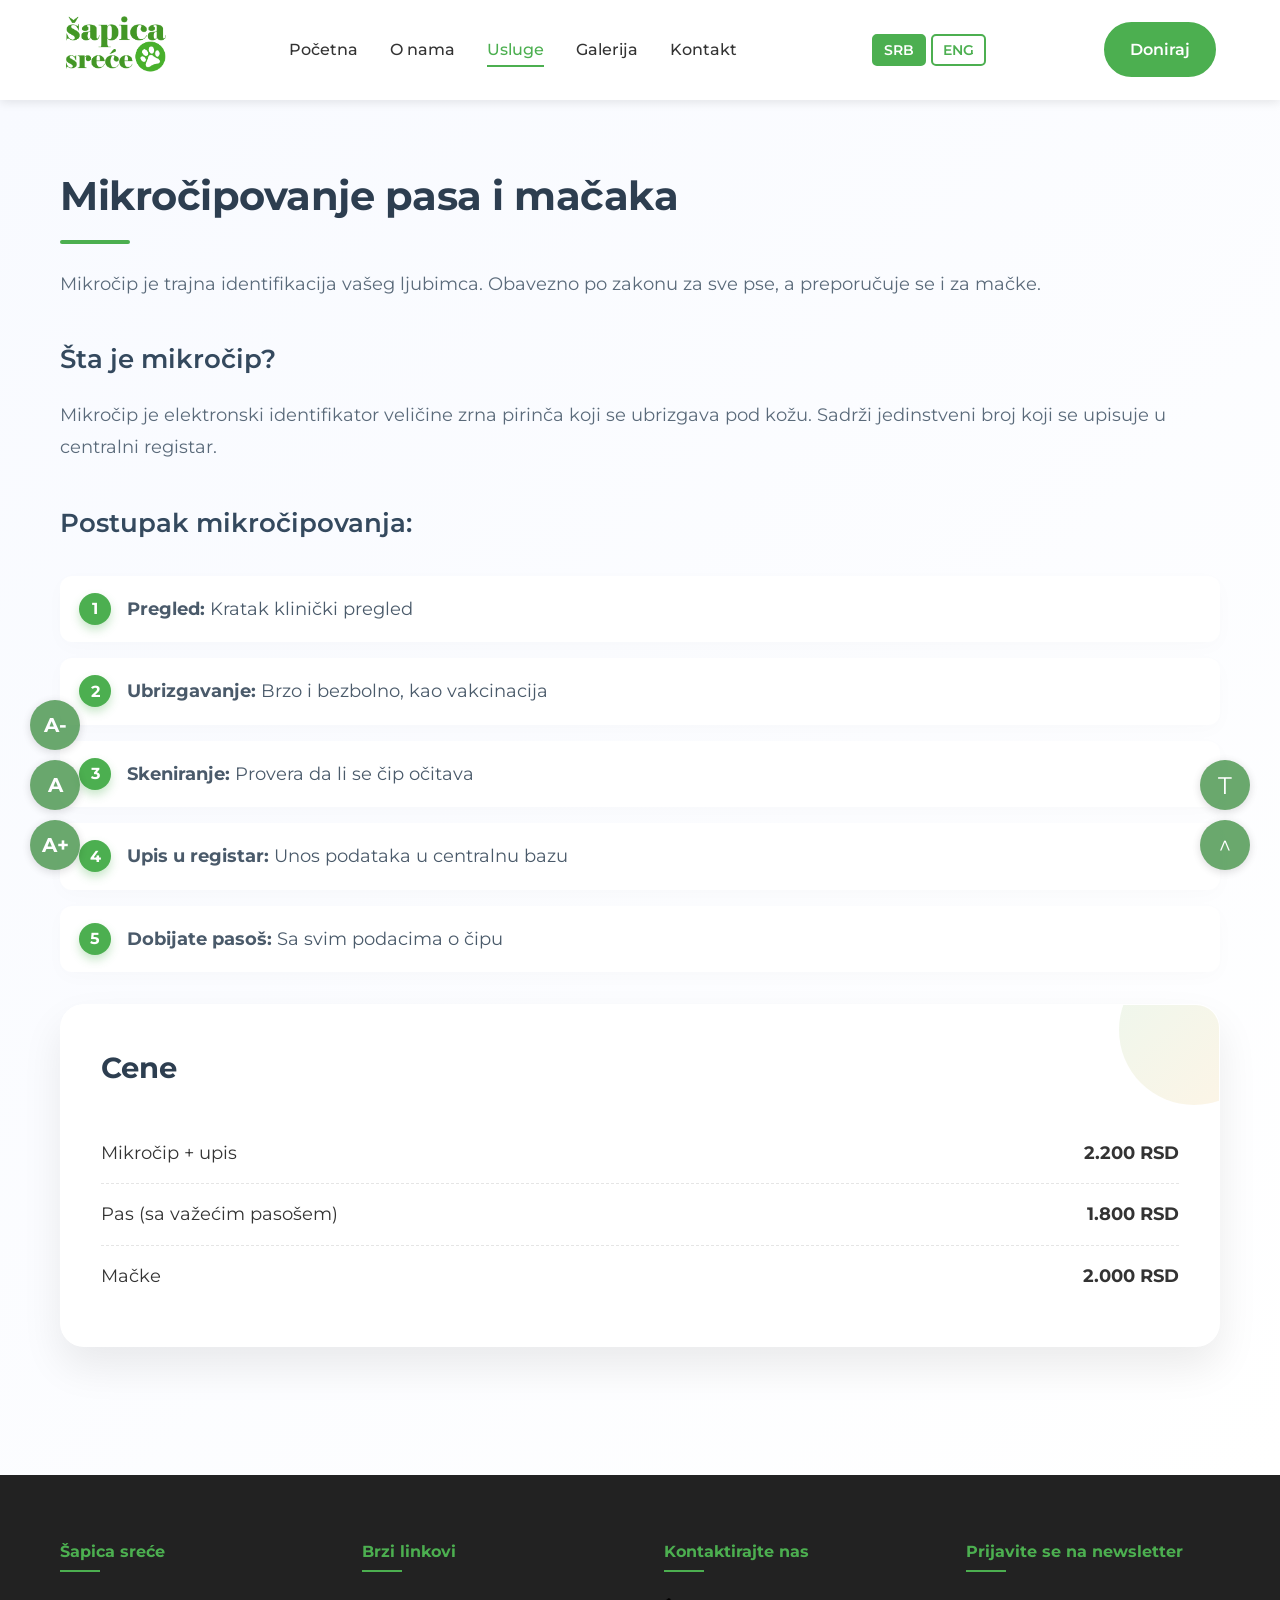
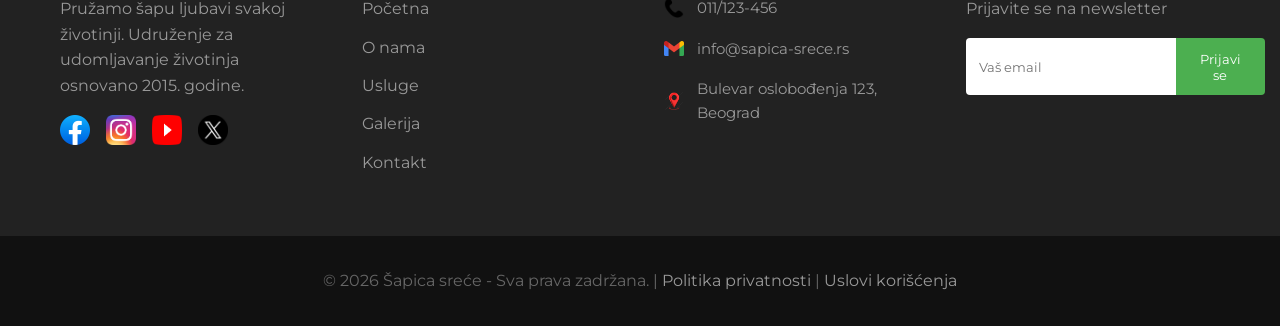
<file: mikrocip.html>
<!DOCTYPE html>
<html lang="sr">
<head>
    <meta charset="UTF-8">
    <meta name="viewport" content="width=device-width, initial-scale=1.0">
    
    <meta name="description" content="Mikročipovanje pasa i mačaka u Beogradu. Trajna identifikacija vašeg ljubimca. Upis u centralni registar. Obavezno po zakonu za pse.">
    <meta name="keywords" content="mikročipovanje pasa, mikročipovanje mačaka, mikročip, čipovanje pasa, čipovanje mačaka, identifikacija ljubimaca">
    <meta name="author" content="Šapica sreće">
    <meta name="robots" content="index, follow">

    <meta property="og:title" content="Mikročipovanje pasa i mačaka - Šapica sreće">
    <meta property="og:description" content="Trajna identifikacija vašeg ljubimca mikročipom.">
    <meta property="og:image" content="logotip.png">
    <meta property="og:url" content="https://selenakirhner.github.io/Projekat/mikrocip.html">
    <meta property="og:type" content="website">

    <meta name="twitter:card" content="summary_large_image">
    <meta name="twitter:title" content="Mikročipovanje - Šapica sreće">
    <meta name="twitter:description" content="Trajna identifikacija za vašeg ljubimca.">
    <meta name="twitter:image" content="logotip.png">
    
    <title>Šapica sreće | Mikročipovanje</title>
    
    <link rel="stylesheet" href="stil.css">
    <link rel="icon" type="image/png" href="sapica.png">
    <script type="application/ld+json">
        {
        "@context": "https://schema.org",
        "@type": "NGO",
        "name": "Šapica sreće",
        "alternateName": "Udruženje za udomljavanje životinja Šapica sreće",
        "url": "https://selenakirhner.github.io/Projekat",
        "logo": "logotip.png",
        "description": "Udruženje za udomljavanje pasa i mačaka. Pružamo šapu ljubavi svakoj životinji.",
        "foundingDate": "2015",
        "email": "info@sapica-srece.rs",
        "telephone": "+38111123456",
        "address": {
            "@type": "PostalAddress",
            "streetAddress": "Bulevar oslobođenja 123",
            "addressLocality": "Beograd",
            "postalCode": "11000",
            "addressCountry": "RS"
        },
        "openingHoursSpecification": [
            {
            "@type": "OpeningHoursSpecification",
            "dayOfWeek": ["Monday", "Tuesday", "Wednesday", "Thursday", "Friday"],
            "opens": "10:00",
            "closes": "18:00"
            },
            {
            "@type": "OpeningHoursSpecification",
            "dayOfWeek": "Saturday",
            "opens": "10:00",
            "closes": "15:00"
            }
        ],
        "sameAs": [
            "https://www.facebook.com/sapicasrece",
            "https://www.instagram.com/sapicasrece"
        ]
        }
    </script>
</head>
<body class="mikrocip-stranica">
    <header>
        <nav class="glavna-navigacija">
            <div class="navigacija-kontejner">
                <div class="logo">
                    <a href="index.html">
                        <img src="logotip.png" alt="Šapica sreće - Udruženje za udomljavanje životinja">
                    </a>
                </div>

                <ul class="navigacija-meni">
                    <li><a href="index.html">Početna</a></li>
                    <li><a href="o-nama.html">O nama</a></li>

                    <li class="megameni-okidac">
                        <a href="usluge.html" class="aktivan">Usluge</a>
                        <div class="megameni">
                            <div class="megameni-mreza">
                                <div class="megameni-kolona">
                                    <h3>Udomljavanje</h3>
                                    <ul>
                                        <li><a href="psi.html">Psi za udomljavanje</a></li>
                                        <li><a href="macke.html">Mačke za udomljavanje</a></li>
                                    </ul>
                                </div>
                                <div class="megameni-kolona">
                                    <h3>Veterinarska pomoć</h3>
                                    <ul>
                                        <li><a href="vakcinacije.html">Vakcinacije</a></li>
                                        <li><a href="sterilizacija.html">Sterilizacija</a></li>
                                        <li><a href="mikrocip.html">Mikročipovanje</a></li>
                                        <li><a href="pregledi.html">Zdravstveni pregledi</a></li>
                                    </ul>
                                </div>
                                <div class="megameni-kolona">
                                    <h3>Volontiranje</h3>
                                    <ul>
                                        <li><a href="volontiranje.html">Postani volonter</a></li>
                                        <li><a href="donacije.html">Donacije</a></li>
                                    </ul>
                                </div>
                            </div>
                        </div>
                    </li>
                    
                    <li><a href="galerija.html">Galerija</a></li>
                    <li><a href="kontakt.html">Kontakt</a></li>
                </ul>

                <div class="jezik-selektor">
                    <button class="jezik-dugme aktivan" data-lang="sr">SRB</button>
                    <button class="jezik-dugme" data-lang="en">ENG</button>
                </div>
                <a href="donacije.html" class="doniraj-dugme pulsirajuca-animacija">Doniraj</a>
                
                <button class="hamburger-meni">
                    <span></span>
                    <span></span>
                    <span></span>
                </button>
            </div>
        </nav>
    </header>

    <main>
        <section class="usluga-detalj">
            <div class="kontejner">
                <div class="row">
                    <div class="col-lg-8">
                        <h2>Mikročipovanje pasa i mačaka</h2>
                        <p>Mikročip je trajna identifikacija vašeg ljubimca. Obavezno po zakonu za sve pse, a preporučuje se i za mačke.</p>
                        
                        <h3>Šta je mikročip?</h3>
                        <p>Mikročip je elektronski identifikator veličine zrna pirinča koji se ubrizgava pod kožu. Sadrži jedinstveni broj koji se upisuje u centralni registar.</p>
                        
                        <h3>Postupak mikročipovanja:</h3>
                        <ol class="usluga-koraci">
                            <li><strong>Pregled:</strong> Kratak klinički pregled</li>
                            <li><strong>Ubrizgavanje:</strong> Brzo i bezbolno, kao vakcinacija</li>
                            <li><strong>Skeniranje:</strong> Provera da li se čip očitava</li>
                            <li><strong>Upis u registar:</strong> Unos podataka u centralnu bazu</li>
                            <li><strong>Dobijate pasoš:</strong> Sa svim podacima o čipu</li>
                        </ol>
                    </div>
                    
                    <div class="col-lg-4">
                        <div class="cena-kartica">
                            <h4>Cene</h4>
                            <div class="cena-stavka">
                                <span>Mikročip + upis</span>
                                <strong>2.200 RSD</strong>
                            </div>
                            <div class="cena-stavka">
                                <span>Pas (sa važećim pasošem)</span>
                                <strong>1.800 RSD</strong>
                            </div>
                            <div class="cena-stavka">
                                <span>Mačke</span>
                                <strong>2.000 RSD</strong>
                            </div>
                        </div>
                    </div>
                </div>
            </div>
        </section>
    </main>

    <footer>
        <div class="podnozje-sadrzaj">
            <div class="podnozje-sekcija">
                <h4>Šapica sreće</h4>
                <p>Pružamo šapu ljubavi svakoj životinji. Udruženje za udomljavanje životinja osnovano 2015. godine.</p>
                
                <div class="drustvene-ikonice">
                    <a href="#" aria-label="Facebook"><img src="podnozje/fb-ikonica.png" alt="Facebook"></a>
                    <a href="#" aria-label="Instagram"><img src="podnozje/Instagram_ikonica.png" alt="Instagram"></a>
                    <a href="#" aria-label="YouTube"><img src="podnozje/yt-ikonica.png" alt="YouTube"></a>
                    <a href="#" aria-label="Twitter"><img src="podnozje/X_ikonica.png" alt="Twitter"></a>
                </div>
            </div>
            
            <div class="podnozje-sekcija">
                <h4>Brzi linkovi</h4>
                <ul class="podnozje-linkovi">
                    <li><a href="index.html">Početna</a></li>
                    <li><a href="o-nama.html">O nama</a></li>
                    <li><a href="usluge.html">Usluge</a></li>
                    <li><a href="galerija.html">Galerija</a></li>
                    <li><a href="kontakt.html">Kontakt</a></li>
                </ul>
            </div>

            <div class="podnozje-sekcija">
                <h4>Kontaktirajte nas</h4>
                <ul class="kontakt-informacije">
                    <li><img src="podnozje/telefon-ikonica.png" alt="Telefon"> 011/123-456</li>
                    <li><img src="podnozje/email-ikonica.png" alt="Email"> info@sapica-srece.rs</li>
                    <li><img src="podnozje/lokacija-ikonica.png" alt="Lokacija"> Bulevar oslobođenja 123, Beograd</li>
                </ul>
            </div>

            <div class="podnozje-sekcija">
                <h4>Prijavite se na newsletter</h4>
                <p>Budite u toku sa novostima</p>
                <form class="novine-forma">
                    <input type="email" placeholder="Vaš email" required>
                    <button type="submit">Prijavi se</button>
                </form>
            </div>
        </div>
        
        <div class="podnozje-dno">
            <p>&copy; 2026 Šapica sreće - Sva prava zadržana. | <a href="politika-privatnosti.html">Politika privatnosti</a> | <a href="uslovi.html">Uslovi korišćenja</a></p>
        </div>
    </footer>

    <script src="skripte/jquery-3.6.0.min.js"></script>
    <script src="glavni.js"></script>
    <script src="jezik.js"></script>
</body>
</html>
</file>
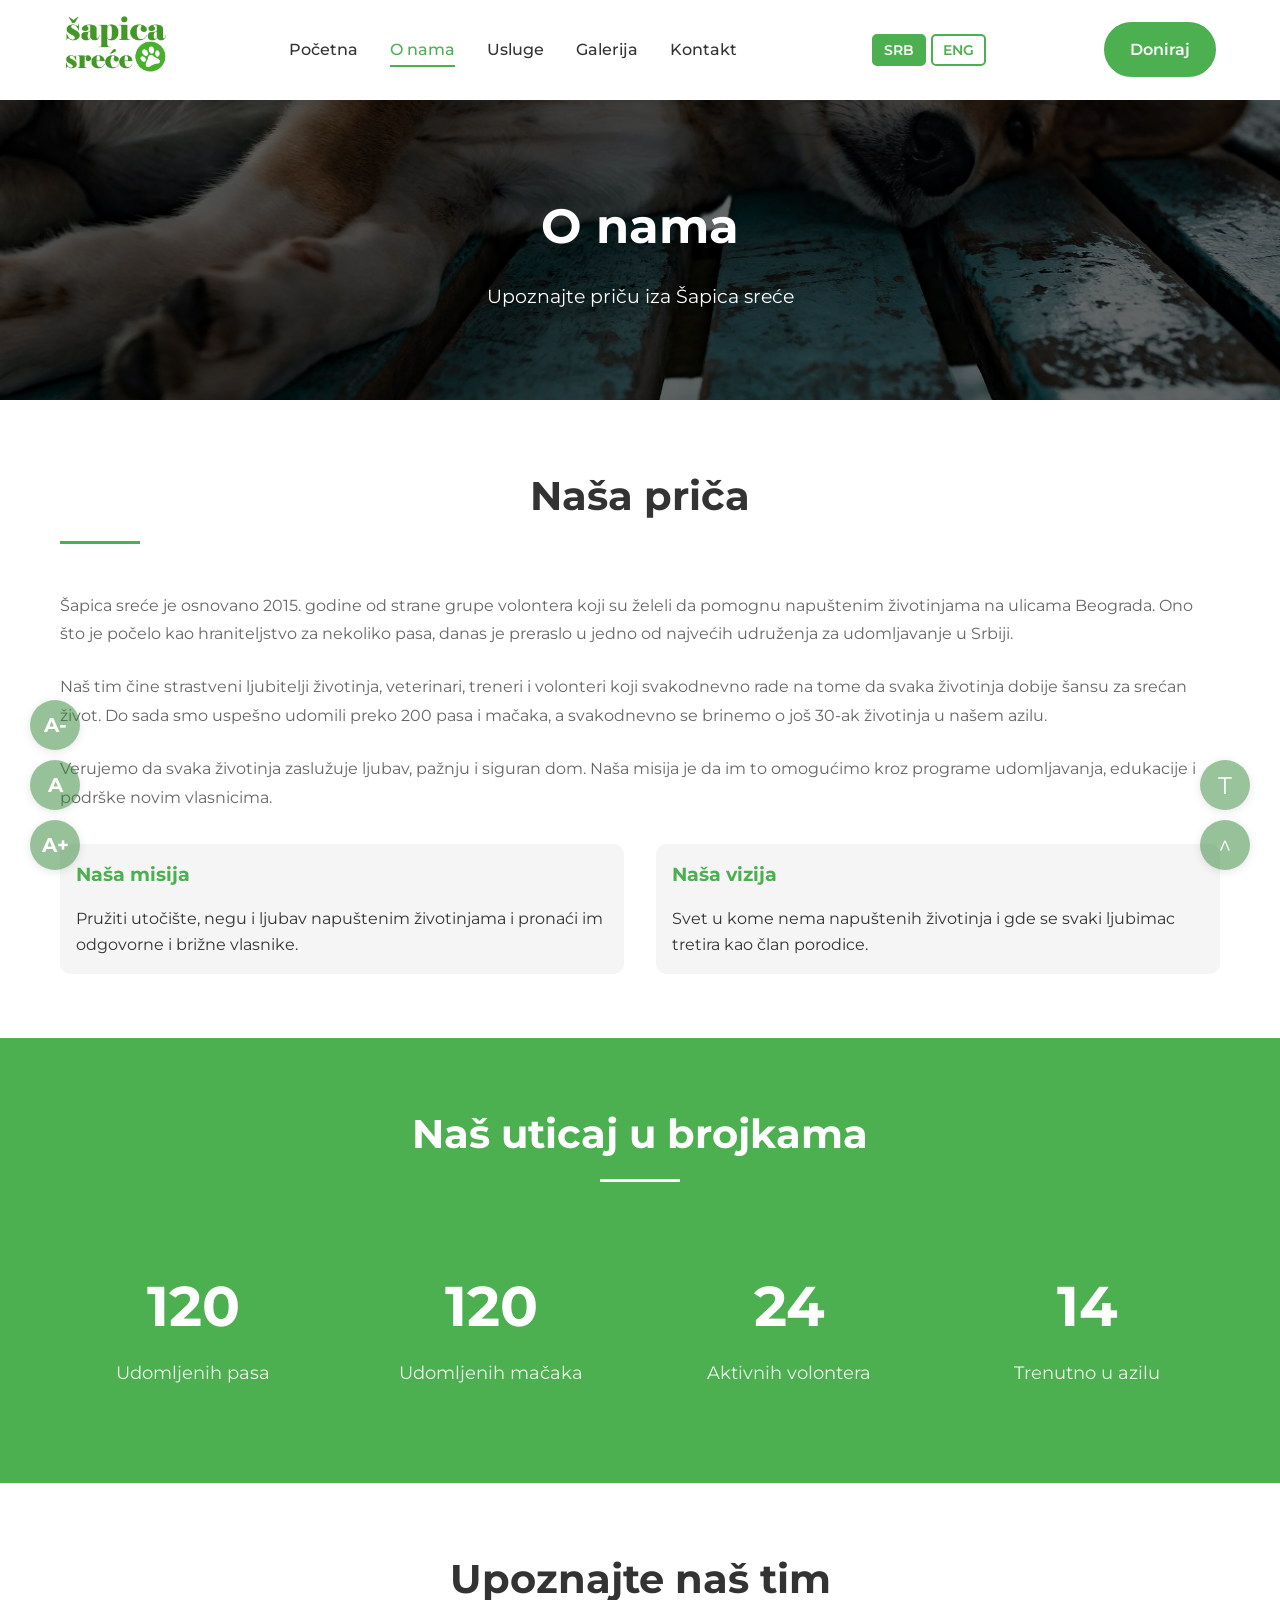
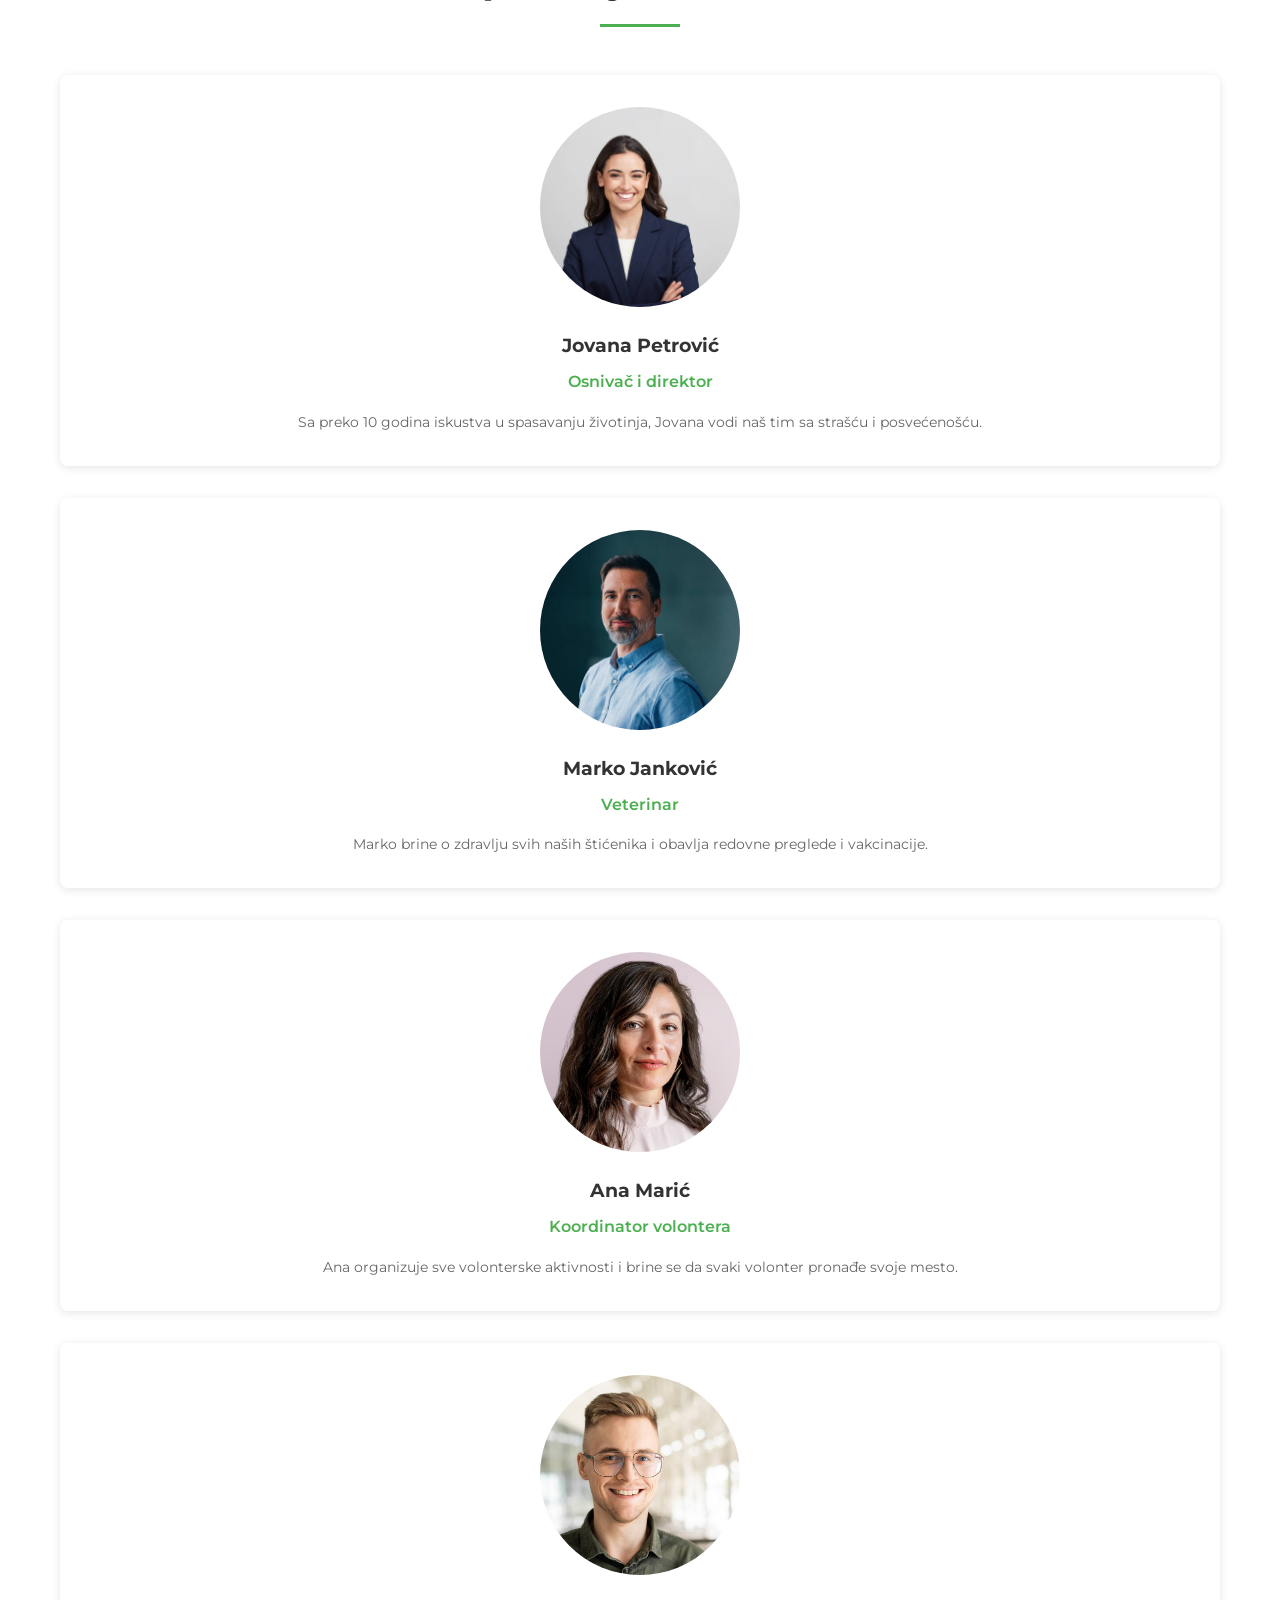
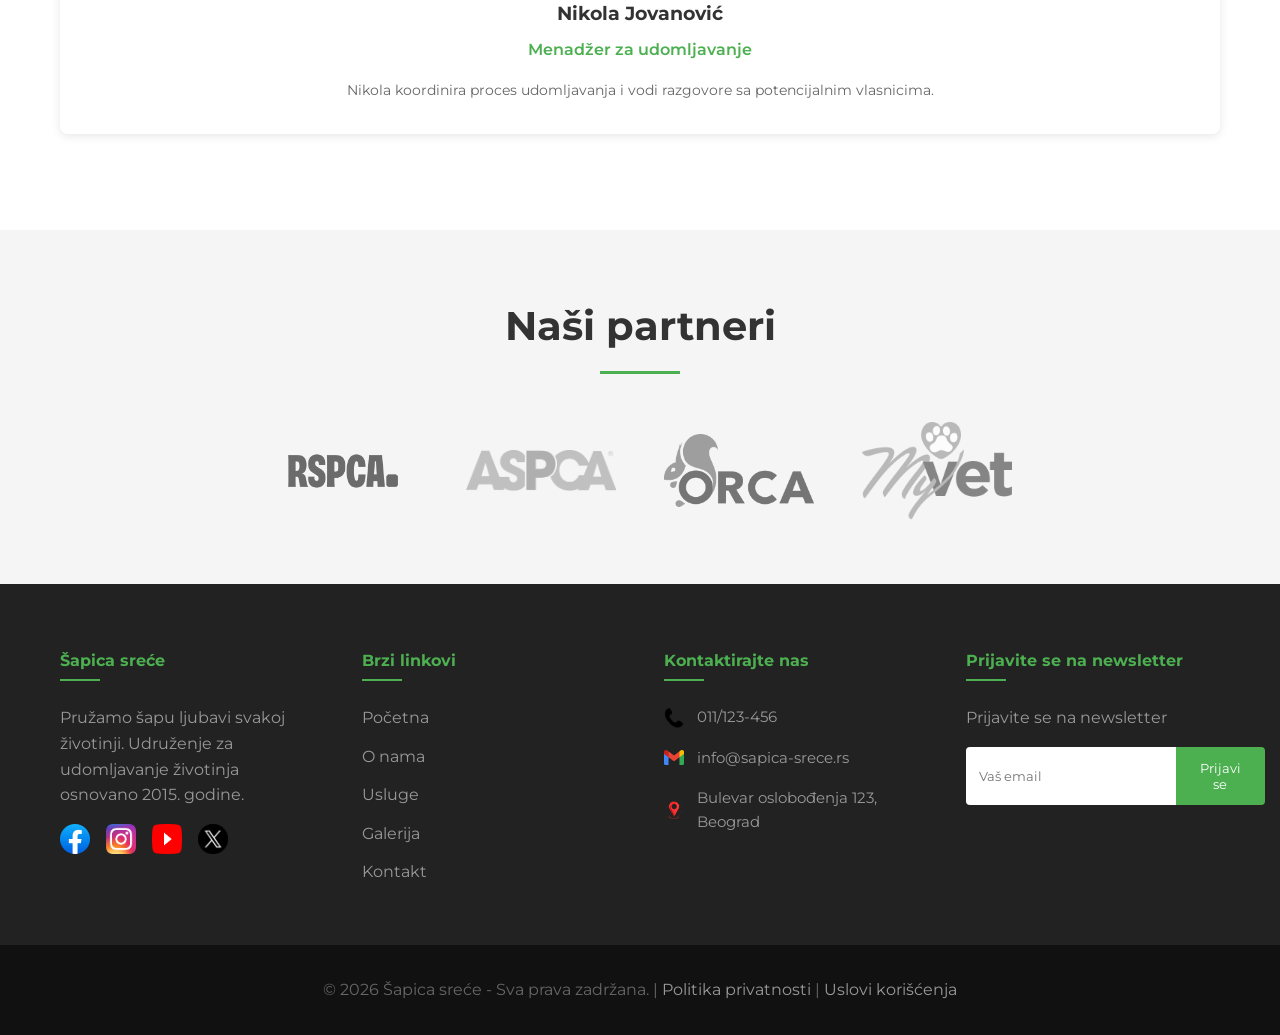
<file: o-nama.html>
<!DOCTYPE html>
<html lang="sr">
<head>
    <meta charset="UTF-8">
    <meta name="viewport" content="width=device-width, initial-scale=1.0">
    
    <meta name="description" content="Saznajte više o udruženju Šapica sreće. Naša misija, vizija, tim volontera i kako pomažemo napuštenim životinjama od 2015. godine.">
    <meta name="keywords" content="o nama, udruženje, volonteri, tim, misija, azil beograd">
    <meta name="author" content="Šapica sreće">
    <meta name="robots" content="index, follow">

    <meta property="og:title" content="O nama - Šapica sreće">
    <meta property="og:description" content="Upoznajte naš tim i saznajte kako pomažemo napuštenim životinjama.">
    <meta property="og:image" content="logotip.png">
    <meta property="og:url" content="https://selenakirhner.github.io/Projekat/o-nama.html">

    <meta name="twitter:title" content="O nama - Šapica sreće">
    <meta name="twitter:description" content="Upoznajte naš tim i saznajte kako pomažemo napuštenim životinjama.">
        
    <title>Šapica sreće | O nama</title>
    
    <link rel="stylesheet" href="stil.css">
    <link rel="icon" type="image/png" href="sapica.png">
    <script type="application/ld+json">
        {
        "@context": "https://schema.org",
        "@type": "NGO",
        "name": "Šapica sreće",
        "alternateName": "Udruženje za udomljavanje životinja Šapica sreće",
        "url": "https://selenakirhner.github.io/Projekat",
        "logo": "logotip.png",
        "description": "Udruženje za udomljavanje pasa i mačaka. Pružamo šapu ljubavi svakoj životinji.",
        "foundingDate": "2015",
        "email": "info@sapica-srece.rs",
        "telephone": "+38111123456",
        "address": {
            "@type": "PostalAddress",
            "streetAddress": "Bulevar oslobođenja 123",
            "addressLocality": "Beograd",
            "postalCode": "11000",
            "addressCountry": "RS"
        },
        "openingHoursSpecification": [
            {
            "@type": "OpeningHoursSpecification",
            "dayOfWeek": ["Monday", "Tuesday", "Wednesday", "Thursday", "Friday"],
            "opens": "10:00",
            "closes": "18:00"
            },
            {
            "@type": "OpeningHoursSpecification",
            "dayOfWeek": "Saturday",
            "opens": "10:00",
            "closes": "15:00"
            }
        ],
        "sameAs": [
            "https://www.facebook.com/sapicasrece",
            "https://www.instagram.com/sapicasrece"
        ]
        }
    </script>
</head>
<body class="o-nama-stranica">
    <header>
        <nav class="glavna-navigacija">
            <div class="navigacija-kontejner">
                <div class="logo">
                    <a href="index.html">
                        <img src="logotip.png" alt="Šapica sreće - Udruženje za udomljavanje životinja">
                    </a>
                </div>

                <ul class="navigacija-meni">
                    <li><a href="index.html">Početna</a></li>
                    <li><a href="o-nama.html" class="aktivan">O nama</a></li>

                    <li class="megameni-okidac">
                        <a href="usluge.html">Usluge</a>
                        <div class="megameni">
                            <div class="megameni-mreza">
                                <div class="megameni-kolona">
                                    <h3>Udomljavanje</h3>
                                    <ul>
                                        <li><a href="psi.html">Psi za udomljavanje</a></li>
                                        <li><a href="macke.html">Mačke za udomljavanje</a></li>
                                    </ul>
                                </div>
                                <div class="megameni-kolona">
                                    <h3>Veterinarska pomoć</h3>
                                    <ul>
                                        <li><a href="vakcinacije.html">Vakcinacije</a></li>
                                        <li><a href="sterilizacija.html">Sterilizacija</a></li>
                                        <li><a href="mikrocip.html">Mikročipovanje</a></li>
                                        <li><a href="pregledi.html">Zdravstveni pregledi</a></li>
                                    </ul>
                                </div>
                                <div class="megameni-kolona">
                                    <h3>Volontiranje</h3>
                                    <ul>
                                        <li><a href="volontiranje.html">Postani volonter</a></li>
                                        <li><a href="donacije.html">Donacije</a></li>
                                    </ul>
                                </div>
                            </div>
                        </div>
                    </li>
                    
                    <li><a href="galerija.html">Galerija</a></li>
                    <li><a href="kontakt.html">Kontakt</a></li>
                </ul>

                <div class="jezik-selektor">
                    <button class="jezik-dugme aktivan" data-lang="sr">SRB</button>
                    <button class="jezik-dugme" data-lang="en">ENG</button>
                </div>
                <a href="donacije.html" class="doniraj-dugme pulsirajuca-animacija">Doniraj</a>

                <button class="hamburger-meni">
                    <span></span>
                    <span></span>
                    <span></span>
                </button>
            </div>
        </nav>
    </header>

    <main>
        <section class="strana-hero" style="background-image: linear-gradient(rgba(0,0,0,0.6), rgba(0,0,0,0.6)), url('o-nama/opis-slika1.jfif');">
            <div class="hero-sadrzaj1">
                <h1>O nama</h1>
                <p>Upoznajte priču iza Šapica sreće</p>
            </div>
        </section>

        <section class="nasa-prica">
            <div class="kontejner">
                <div class="row align-items-center">
                    <div class="col-lg-6">
                        <h2 class="sekcija-naslov levo-poravnanje">Naša priča</h2>
                        <p class="prica-tekst">Šapica sreće je osnovano 2015. godine od strane grupe volontera koji su želeli da pomognu napuštenim životinjama na ulicama Beograda. Ono što je počelo kao hraniteljstvo za nekoliko pasa, danas je preraslo u jedno od najvećih udruženja za udomljavanje u Srbiji.</p>
                        <p class="prica-tekst">Naš tim čine strastveni ljubitelji životinja, veterinari, treneri i volonteri koji svakodnevno rade na tome da svaka životinja dobije šansu za srećan život. Do sada smo uspešno udomili preko 200 pasa i mačaka, a svakodnevno se brinemo o još 30-ak životinja u našem azilu.</p>
                        <p class="prica-tekst">Verujemo da svaka životinja zaslužuje ljubav, pažnju i siguran dom. Naša misija je da im to omogućimo kroz programe udomljavanja, edukacije i podrške novim vlasnicima.</p>

                        <div class="misija-vizija">
                            <div class="misija">
                                <h3>Naša misija</h3>
                                <p>Pružiti utočište, negu i ljubav napuštenim životinjama i pronaći im odgovorne i brižne vlasnike.</p>
                            </div>
                            <div class="vizija">
                                <h3>Naša vizija</h3>
                                <p>Svet u kome nema napuštenih životinja i gde se svaki ljubimac tretira kao član porodice.</p>
                            </div>
                        </div>
                    </div>
                </div>
            </div>
        </section>

        <section class="statistika-sekcija">
            <div class="kontejner">
                <h2 class="sekcija-naslov text-center text-white">Naš uticaj u brojkama</h2>
                
                <div class="statistika-mreza">
                    <div class="stat-stavka">
                        <span class="stat-broj" data-target="233">233</span>
                        <span class="stat-natpis">Udomljenih pasa</span>
                    </div>
                    
                    <div class="stat-stavka">
                        <span class="stat-broj" data-target="202">202</span>
                        <span class="stat-natpis">Udomljenih mačaka</span>
                    </div>
                    
                    <div class="stat-stavka">
                        <span class="stat-broj" data-target="30">30</span>
                        <span class="stat-natpis">Aktivnih volontera</span>
                    </div>
                    
                    <div class="stat-stavka">
                        <span class="stat-broj" data-target="14">14</span>
                        <span class="stat-natpis">Trenutno u azilu</span>
                    </div>
                </div>
            </div>
        </section>

        <section class="nas-tim">
            <div class="kontejner">
                <h2 class="sekcija-naslov text-center">Upoznajte naš tim</h2>
                
                <div class="row">
                    <div class="col-lg-3 col-md-6">
                        <div class="tim-kartica">
                            <div class="tim-slika">
                                <img src="o-nama/osoba1.jpg" alt="Jovana Petrović">
                            </div>
                            <h3>Jovana Petrović</h3>
                            <p class="pozicija">Osnivač i direktor</p>
                            <p class="biografija">Sa preko 10 godina iskustva u spasavanju životinja, Jovana vodi naš tim sa strašću i posvećenošću.</p>
                        </div>
                    </div>

                    <div class="col-lg-3 col-md-6">
                        <div class="tim-kartica">
                            <div class="tim-slika">
                                <img src="o-nama/osoba2.jpg" alt="Marko Janković">
                            </div>
                            <h3>Marko Janković</h3>
                            <p class="pozicija">Veterinar</p>
                            <p class="biografija">Marko brine o zdravlju svih naših štićenika i obavlja redovne preglede i vakcinacije.</p>
                        </div>
                    </div>

                    <div class="col-lg-3 col-md-6">
                        <div class="tim-kartica">
                            <div class="tim-slika">
                                <img src="o-nama/osoba3.avif" alt="Ana Nikolić">
                            </div>
                            <h3>Ana Nikolić</h3>
                            <p class="pozicija">Koordinator volontera</p>
                            <p class="biografija">Ana organizuje sve volonterske aktivnosti i brine se da svaki volonter pronađe svoje mesto.</p>
                        </div>
                    </div>

                    <div class="col-lg-3 col-md-6">
                        <div class="tim-kartica">
                            <div class="tim-slika">
                                <img src="o-nama/osoba4.jpg" alt="Nikola Jovanović">
                            </div>
                            <h3>Nikola Jovanović</h3>
                            <p class="pozicija">Menadžer za udomljavanje</p>
                            <p class="biografija">Nikola koordinira proces udomljavanja i vodi razgovore sa potencijalnim vlasnicima.</p>
                        </div>
                    </div>
                </div>
            </div>
        </section>

        <section class="partneri">
            <div class="kontejner">
                <h2 class="sekcija-naslov text-center">Naši partneri</h2>
                <div class="partner-logotipi">
                    <img src="o-nama/partner1.png" alt="Partner 1">
                    <img src="o-nama/partner2.webp" alt="Partner 2">
                    <img src="o-nama/partner3.png" alt="Partner 3">
                    <img src="o-nama/partner4.png" alt="Partner 4">
                </div>
            </div>
        </section>
    </main>

    <footer>
        <div class="podnozje-sadrzaj">
            <div class="podnozje-sekcija">
                <h4>Šapica sreće</h4>
                <p>Pružamo šapu ljubavi svakoj životinji. Udruženje za udomljavanje životinja osnovano 2015. godine.</p>
                
                <div class="drustvene-ikonice">
                    <a href="#" aria-label="Facebook"><img src="podnozje/fb-ikonica.png" alt="Facebook"></a>
                    <a href="#" aria-label="Instagram"><img src="podnozje/Instagram_ikonica.png" alt="Instagram"></a>
                    <a href="#" aria-label="YouTube"><img src="podnozje/yt-ikonica.png" alt="YouTube"></a>
                    <a href="#" aria-label="Twitter"><img src="podnozje/X_ikonica.png" alt="Twitter"></a>
                </div>
            </div>

            <div class="podnozje-sekcija">
                <h4>Brzi linkovi</h4>
                <ul class="podnozje-linkovi">
                    <li><a href="index.html">Početna</a></li>
                    <li><a href="o-nama.html">O nama</a></li>
                    <li><a href="usluge.html">Usluge</a></li>
                    <li><a href="galerija.html">Galerija</a></li>
                    <li><a href="kontakt.html">Kontakt</a></li>
                </ul>
            </div>

            <div class="podnozje-sekcija">
                <h4>Kontaktirajte nas</h4>
                <ul class="kontakt-informacije">
                    <li><img src="podnozje/telefon-ikonica.png" alt="Telefon"> 011/123-456</li>
                    <li><img src="podnozje/email-ikonica.png" alt="Email"> info@sapica-srece.rs</li>
                    <li><img src="podnozje/lokacija-ikonica.png" alt="Lokacija"> Bulevar oslobođenja 123, Beograd</li>
                </ul>
            </div>

            <div class="podnozje-sekcija">
                <h4>Prijavite se na newsletter</h4>
                <p>Budite u toku sa novostima</p>
                <form class="novine-forma">
                    <input type="email" placeholder="Vaš email" required>
                    <button type="submit">Prijavi se</button>
                </form>
            </div>
        </div>
        
        <div class="podnozje-dno">
            <p>&copy; 2026 Šapica sreće - Sva prava zadržana. | <a href="politika-privatnosti.html">Politika privatnosti</a> | <a href="uslovi.html">Uslovi korišćenja</a></p>
        </div>
    </footer>

    <script src="skripte/jquery-3.6.0.min.js"></script>
    <script src="glavni.js"></script>
    <script src="statistika.js"></script>
    <script src="jezik.js"></script>
</body>
</html>
</file>
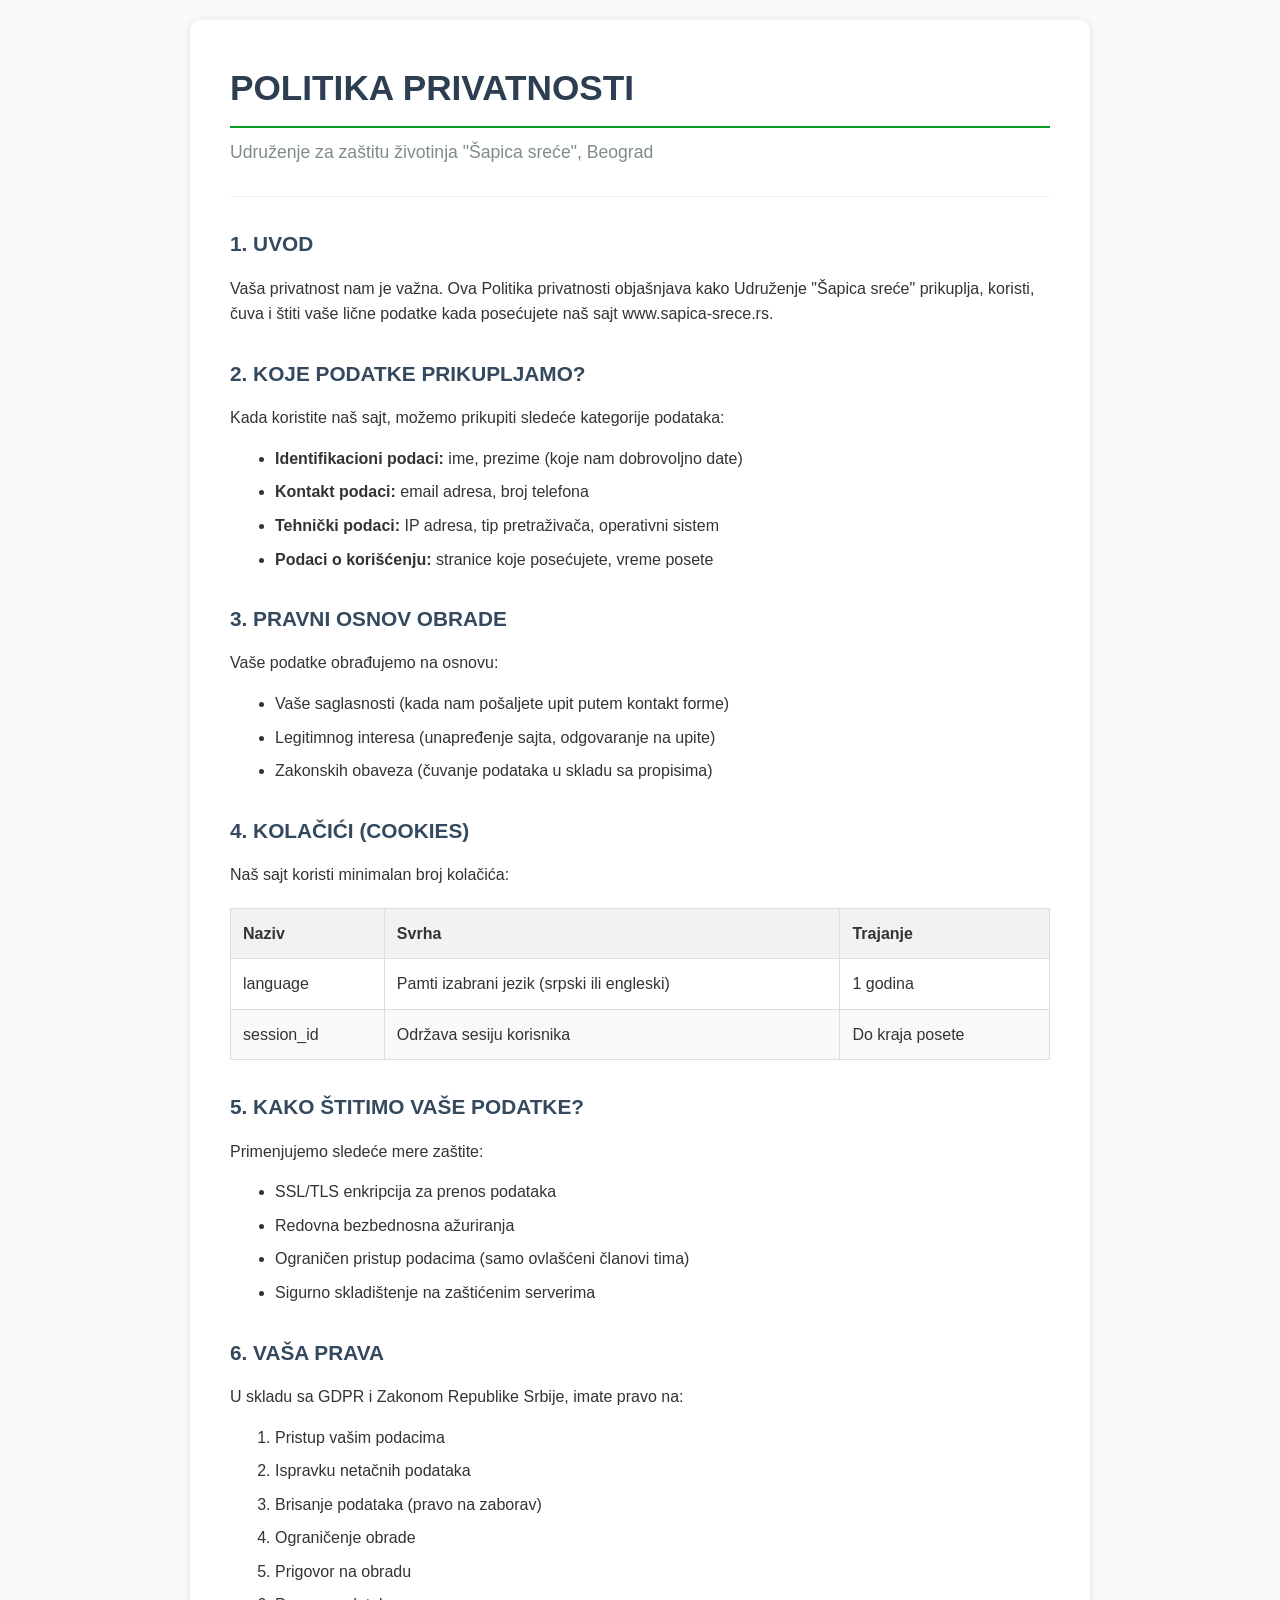
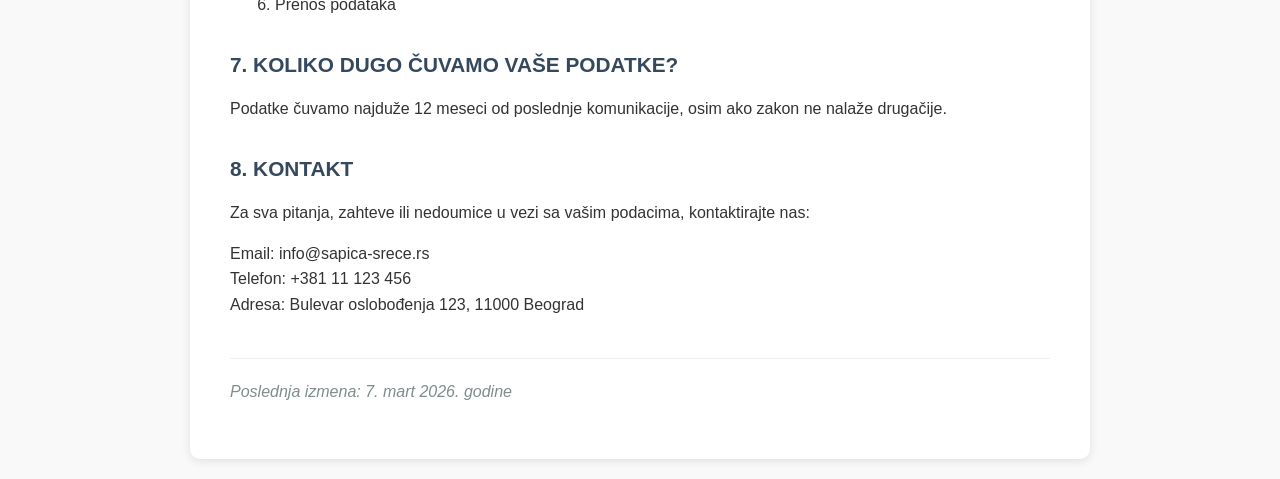
<file: politika-privatnosti.html>
<!DOCTYPE html>
<html lang="sr">
<head>
    <meta charset="UTF-8">
    <meta name="viewport" content="width=device-width, initial-scale=1.0">
    <title>Politika privatnosti - Šapica sreće</title>
    <link rel="stylesheet" href="dokument-stil.css">
</head>
<body>
    <div class="privatnost-kontejner">
        <h1>POLITIKA PRIVATNOSTI</h1>
        <p class="uvod">Udruženje za zaštitu životinja "Šapica sreće", Beograd</p>
        
        <hr>
        
        <h2>1. UVOD</h2>
        <p>Vaša privatnost nam je važna. Ova Politika privatnosti objašnjava kako Udruženje "Šapica sreće" prikuplja, koristi, čuva i štiti vaše lične podatke kada posećujete naš sajt www.sapica-srece.rs.</p>
        
        <h2>2. KOJE PODATKE PRIKUPLJAMO?</h2>
        <p>Kada koristite naš sajt, možemo prikupiti sledeće kategorije podataka:</p>
        <ul>
            <li><strong>Identifikacioni podaci:</strong> ime, prezime (koje nam dobrovoljno date)</li>
            <li><strong>Kontakt podaci:</strong> email adresa, broj telefona</li>
            <li><strong>Tehnički podaci:</strong> IP adresa, tip pretraživača, operativni sistem</li>
            <li><strong>Podaci o korišćenju:</strong> stranice koje posećujete, vreme posete</li>
        </ul>
        
        <h2>3. PRAVNI OSNOV OBRADE</h2>
        <p>Vaše podatke obrađujemo na osnovu:</p>
        <ul>
            <li>Vaše saglasnosti (kada nam pošaljete upit putem kontakt forme)</li>
            <li>Legitimnog interesa (unapređenje sajta, odgovaranje na upite)</li>
            <li>Zakonskih obaveza (čuvanje podataka u skladu sa propisima)</li>
        </ul>
        
        <h2>4. KOLAČIĆI (COOKIES)</h2>
        <p>Naš sajt koristi minimalan broj kolačića:</p>
        <table>
            <thead>
                <tr>
                    <th>Naziv</th>
                    <th>Svrha</th>
                    <th>Trajanje</th>
                </tr>
            </thead>
            <tbody>
                <tr>
                    <td>language</td>
                    <td>Pamti izabrani jezik (srpski ili engleski)</td>
                    <td>1 godina</td>
                </tr>
                <tr>
                    <td>session_id</td>
                    <td>Održava sesiju korisnika</td>
                    <td>Do kraja posete</td>
                </tr>
            </tbody>
        </table>
        
        <h2>5. KAKO ŠTITIMO VAŠE PODATKE?</h2>
        <p>Primenjujemo sledeće mere zaštite:</p>
        <ul>
            <li>SSL/TLS enkripcija za prenos podataka</li>
            <li>Redovna bezbednosna ažuriranja</li>
            <li>Ograničen pristup podacima (samo ovlašćeni članovi tima)</li>
            <li>Sigurno skladištenje na zaštićenim serverima</li>
        </ul>
        
        <h2>6. VAŠA PRAVA</h2>
        <p>U skladu sa GDPR i Zakonom Republike Srbije, imate pravo na:</p>
        <ol>
            <li>Pristup vašim podacima</li>
            <li>Ispravku netačnih podataka</li>
            <li>Brisanje podataka (pravo na zaborav)</li>
            <li>Ograničenje obrade</li>
            <li>Prigovor na obradu</li>
            <li>Prenos podataka</li>
        </ol>
        
        <h2>7. KOLIKO DUGO ČUVAMO VAŠE PODATKE?</h2>
        <p>Podatke čuvamo najduže 12 meseci od poslednje komunikacije, osim ako zakon ne nalaže drugačije.</p>
        
        <h2>8. KONTAKT</h2>
        <p>Za sva pitanja, zahteve ili nedoumice u vezi sa vašim podacima, kontaktirajte nas:</p>
        <p>
            Email: info@sapica-srece.rs<br>
            Telefon: +381 11 123 456<br>
            Adresa: Bulevar oslobođenja 123, 11000 Beograd
        </p>
        
        <p class="poslednja-izmena">Poslednja izmena: 7. mart 2026. godine</p>
    </div>
</body>
</html>
</file>
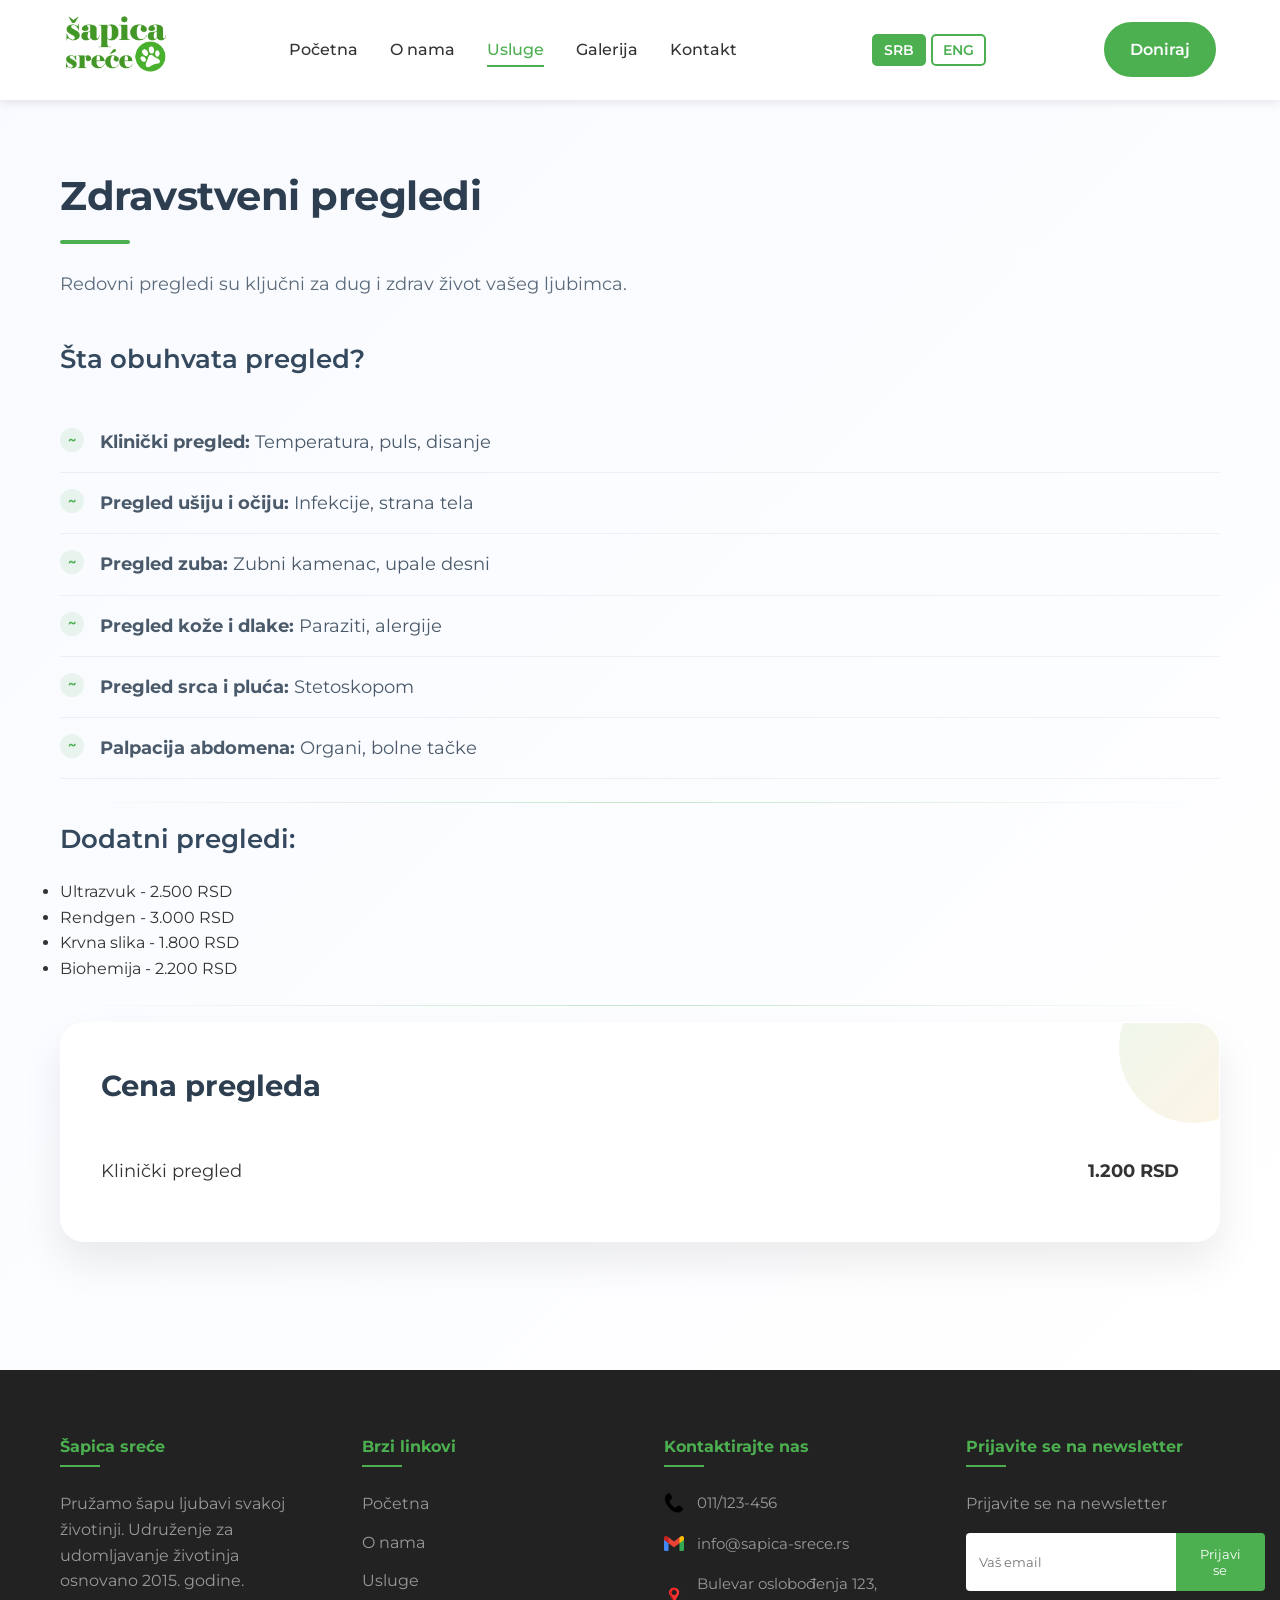
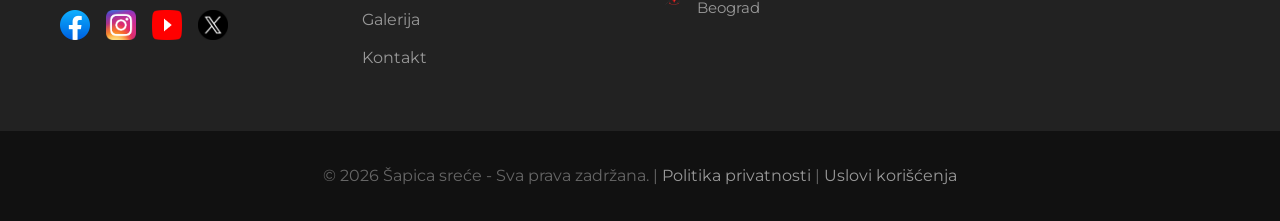
<file: pregledi.html>
<!DOCTYPE html>
<html lang="sr">
<head>
    <meta charset="UTF-8">
    <meta name="viewport" content="width=device-width, initial-scale=1.0">
    
    <meta name="description" content="Zdravstveni pregledi pasa i mačaka u Beogradu. Klinički pregled, ultrazvuk, rendgen, krvna slika. Redovni pregledi za dug i zdrav život.">
    <meta name="keywords" content="pregled pasa, pregled mačaka, veterinar, klinički pregled, ultrazvuk za pse, rendgen za pse, krvna slika">
    <meta name="author" content="Šapica sreće">
    <meta name="robots" content="index, follow">

    <meta property="og:title" content="Zdravstveni pregledi - Šapica sreće">
    <meta property="og:description" content="Redovni pregledi su ključni za zdravlje vašeg ljubimca.">
    <meta property="og:image" content="logotip.png">
    <meta property="og:url" content="https://selenakirhner.github.io/Projekat/pregledi.html">
    <meta property="og:type" content="website">

    <meta name="twitter:card" content="summary_large_image">
    <meta name="twitter:title" content="Zdravstveni pregledi - Šapica sreće">
    <meta name="twitter:description" content="Redovni pregledi za vašeg ljubimca.">
    <meta name="twitter:image" content="logotip.png">
    
    <title>Šapica sreće | Zdravstveni pregledi</title>

    <link rel="stylesheet" href="stil.css">
    <link rel="icon" type="image/png" href="sapica.png">
    <script type="application/ld+json">
        {
        "@context": "https://schema.org",
        "@type": "NGO",
        "name": "Šapica sreće",
        "alternateName": "Udruženje za udomljavanje životinja Šapica sreće",
        "url": "https://selenakirhner.github.io/Projekat",
        "logo": "logotip.png",
        "description": "Udruženje za udomljavanje pasa i mačaka. Pružamo šapu ljubavi svakoj životinji.",
        "foundingDate": "2015",
        "email": "info@sapica-srece.rs",
        "telephone": "+38111123456",
        "address": {
            "@type": "PostalAddress",
            "streetAddress": "Bulevar oslobođenja 123",
            "addressLocality": "Beograd",
            "postalCode": "11000",
            "addressCountry": "RS"
        },
        "openingHoursSpecification": [
            {
            "@type": "OpeningHoursSpecification",
            "dayOfWeek": ["Monday", "Tuesday", "Wednesday", "Thursday", "Friday"],
            "opens": "10:00",
            "closes": "18:00"
            },
            {
            "@type": "OpeningHoursSpecification",
            "dayOfWeek": "Saturday",
            "opens": "10:00",
            "closes": "15:00"
            }
        ],
        "sameAs": [
            "https://www.facebook.com/sapicasrece",
            "https://www.instagram.com/sapicasrece"
        ]
        }
    </script>
</head>
<body class="pregledi-stranica">
    <header>
        <nav class="glavna-navigacija">
            <div class="navigacija-kontejner">
                <div class="logo">
                    <a href="index.html">
                        <img src="logotip.png" alt="Šapica sreće - Udruženje za udomljavanje životinja">
                    </a>
                </div>

                <ul class="navigacija-meni">
                    <li><a href="index.html">Početna</a></li>
                    <li><a href="o-nama.html">O nama</a></li>

                    <li class="megameni-okidac">
                        <a href="usluge.html" class="aktivan">Usluge</a>
                        <div class="megameni">
                            <div class="megameni-mreza">
                                <div class="megameni-kolona">
                                    <h3>Udomljavanje</h3>
                                    <ul>
                                        <li><a href="psi.html">Psi za udomljavanje</a></li>
                                        <li><a href="macke.html">Mačke za udomljavanje</a></li>
                                    </ul>
                                </div>
                                <div class="megameni-kolona">
                                    <h3>Veterinarska pomoć</h3>
                                    <ul>
                                        <li><a href="vakcinacije.html">Vakcinacije</a></li>
                                        <li><a href="sterilizacija.html">Sterilizacija</a></li>
                                        <li><a href="mikrocip.html">Mikročipovanje</a></li>
                                        <li><a href="pregledi.html">Zdravstveni pregledi</a></li>
                                    </ul>
                                </div>
                                <div class="megameni-kolona">
                                    <h3>Volontiranje</h3>
                                    <ul>
                                        <li><a href="volontiranje.html">Postani volonter</a></li>
                                        <li><a href="donacije.html">Donacije</a></li>
                                    </ul>
                                </div>
                            </div>
                        </div>
                    </li>
                    
                    <li><a href="galerija.html">Galerija</a></li>
                    <li><a href="kontakt.html">Kontakt</a></li>
                </ul>
                
                <div class="jezik-selektor">
                    <button class="jezik-dugme aktivan" data-lang="sr">SRB</button>
                    <button class="jezik-dugme" data-lang="en">ENG</button>
                </div>
                <a href="donacije.html" class="doniraj-dugme pulsirajuca-animacija">Doniraj</a>

                <button class="hamburger-meni">
                    <span></span>
                    <span></span>
                    <span></span>
                </button>
            </div>
        </nav>
    </header>

    <main>
        <section class="usluga-detalj">
            <div class="kontejner">
                <div class="row">
                    <div class="col-lg-8">
                        <h2>Zdravstveni pregledi</h2>
                        <p>Redovni pregledi su ključni za dug i zdrav život vašeg ljubimca.</p>
                        
                        <h3>Šta obuhvata pregled?</h3>
                        <ul class="usluga-lista">
                            <li><strong>Klinički pregled:</strong> Temperatura, puls, disanje</li>
                            <li><strong>Pregled ušiju i očiju:</strong> Infekcije, strana tela</li>
                            <li><strong>Pregled zuba:</strong> Zubni kamenac, upale desni</li>
                            <li><strong>Pregled kože i dlake:</strong> Paraziti, alergije</li>
                            <li><strong>Pregled srca i pluća:</strong> Stetoskopom</li>
                            <li><strong>Palpacija abdomena:</strong> Organi, bolne tačke</li>
                        </ul>
                        
                        <h3>Dodatni pregledi:</h3>
                        <ul>
                            <li>Ultrazvuk - 2.500 RSD</li>
                            <li>Rendgen - 3.000 RSD</li>
                            <li>Krvna slika - 1.800 RSD</li>
                            <li>Biohemija - 2.200 RSD</li>
                        </ul>
                    </div>
                    
                    <div class="col-lg-4">
                        <div class="cena-kartica">
                            <h4>Cena pregleda</h4>
                            <div class="cena-stavka">
                                <span>Klinički pregled</span>
                                <strong>1.200 RSD</strong>
                            </div>
                        </div>
                    </div>
                </div>
            </div>
        </section>
    </main>

    <footer>
        <div class="podnozje-sadrzaj">
            <div class="podnozje-sekcija">
                <h4>Šapica sreće</h4>
                <p>Pružamo šapu ljubavi svakoj životinji. Udruženje za udomljavanje životinja osnovano 2015. godine.</p>
                
                <div class="drustvene-ikonice">
                    <a href="#" aria-label="Facebook"><img src="podnozje/fb-ikonica.png" alt="Facebook"></a>
                    <a href="#" aria-label="Instagram"><img src="podnozje/Instagram_ikonica.png" alt="Instagram"></a>
                    <a href="#" aria-label="YouTube"><img src="podnozje/yt-ikonica.png" alt="YouTube"></a>
                    <a href="#" aria-label="Twitter"><img src="podnozje/X_ikonica.png" alt="Twitter"></a>
                </div>
            </div>

            <div class="podnozje-sekcija">
                <h4>Brzi linkovi</h4>
                <ul class="podnozje-linkovi">
                    <li><a href="index.html">Početna</a></li>
                    <li><a href="o-nama.html">O nama</a></li>
                    <li><a href="usluge.html">Usluge</a></li>
                    <li><a href="galerija.html">Galerija</a></li>
                    <li><a href="kontakt.html">Kontakt</a></li>
                </ul>
            </div>

            <div class="podnozje-sekcija">
                <h4>Kontaktirajte nas</h4>
                <ul class="kontakt-informacije">
                    <li><img src="podnozje/telefon-ikonica.png" alt="Telefon"> 011/123-456</li>
                    <li><img src="podnozje/email-ikonica.png" alt="Email"> info@sapica-srece.rs</li>
                    <li><img src="podnozje/lokacija-ikonica.png" alt="Lokacija"> Bulevar oslobođenja 123, Beograd</li>
                </ul>
            </div>

            <div class="podnozje-sekcija">
                <h4>Prijavite se na newsletter</h4>
                <p>Budite u toku sa novostima</p>
                <form class="novine-forma">
                    <input type="email" placeholder="Vaš email" required>
                    <button type="submit">Prijavi se</button>
                </form>
            </div>
        </div>
        
        <div class="podnozje-dno">
            <p>&copy; 2026 Šapica sreće - Sva prava zadržana. | <a href="politika-privatnosti.html">Politika privatnosti</a> | <a href="uslovi.html">Uslovi korišćenja</a></p>
        </div>
    </footer>

    <script src="skripte/jquery-3.6.0.min.js"></script>
    <script src="glavni.js"></script>
    <script src="jezik.js"></script>
</body>
</html>
</file>
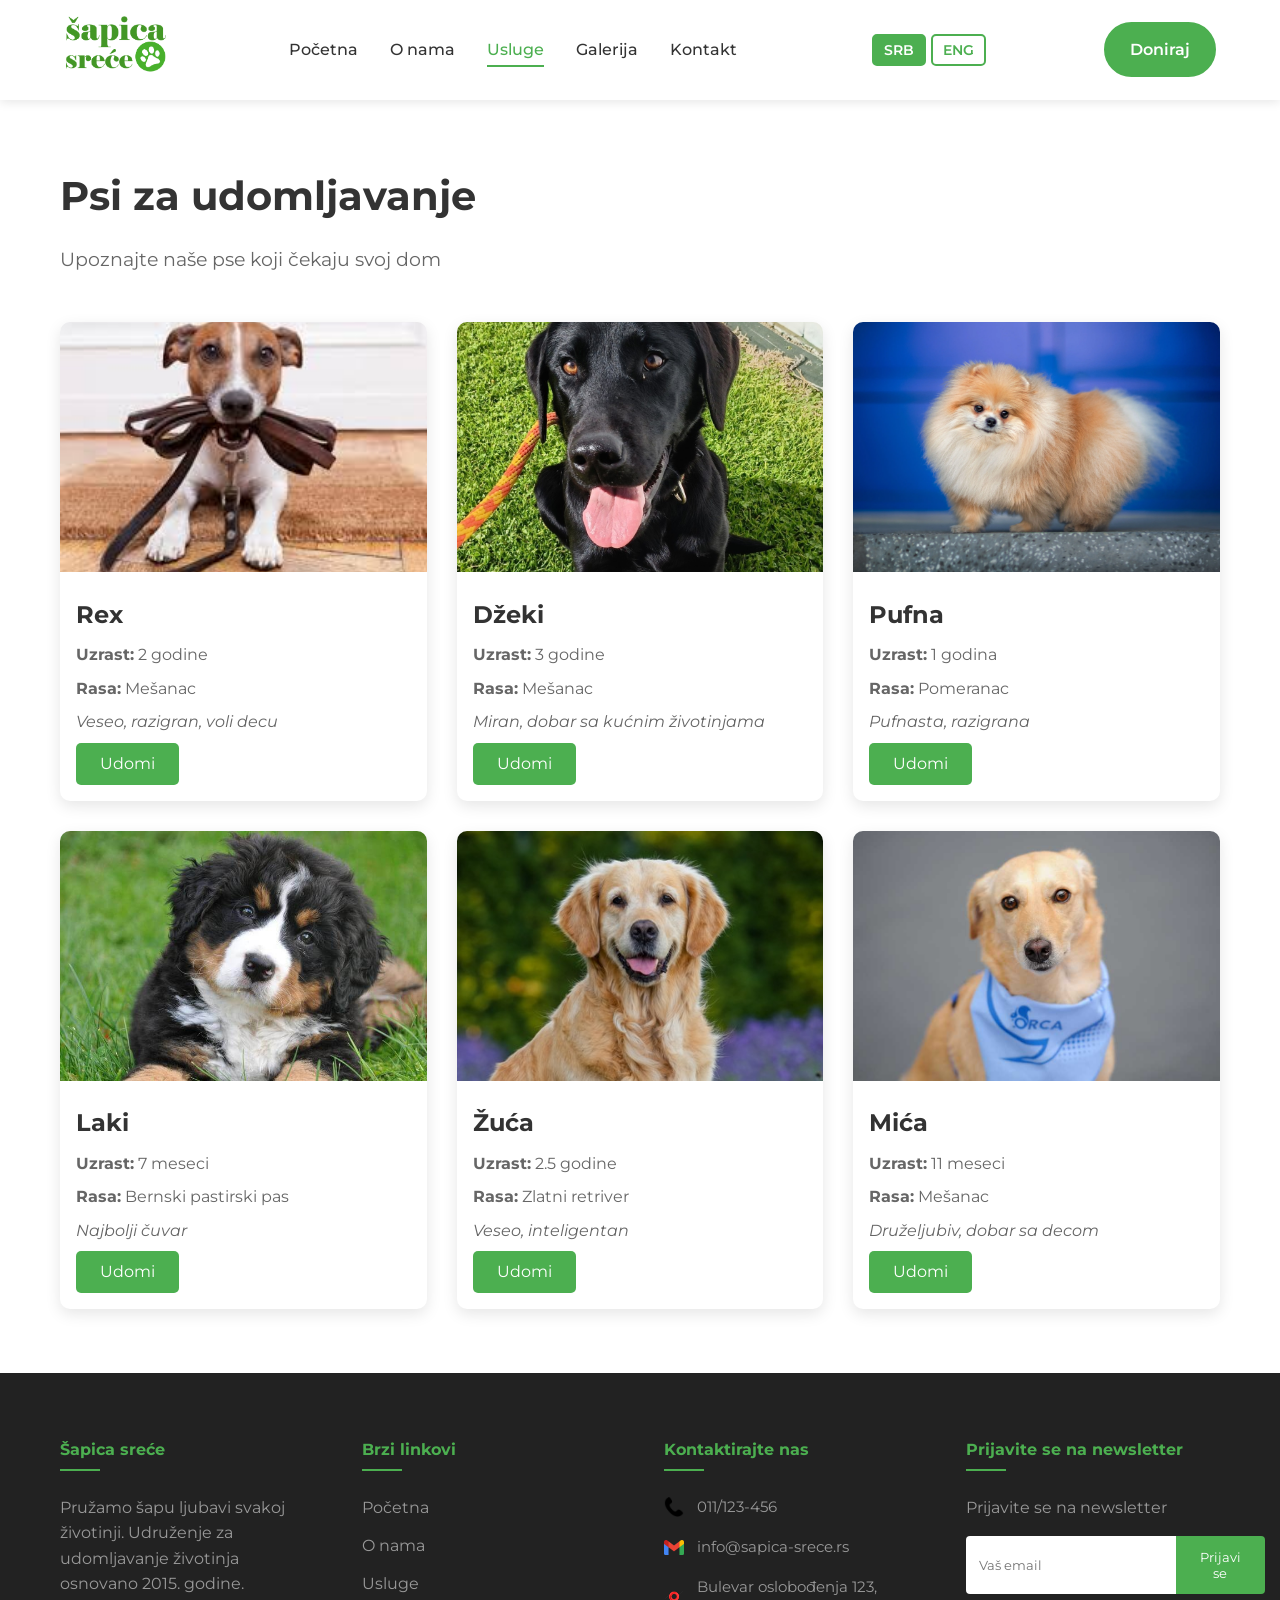
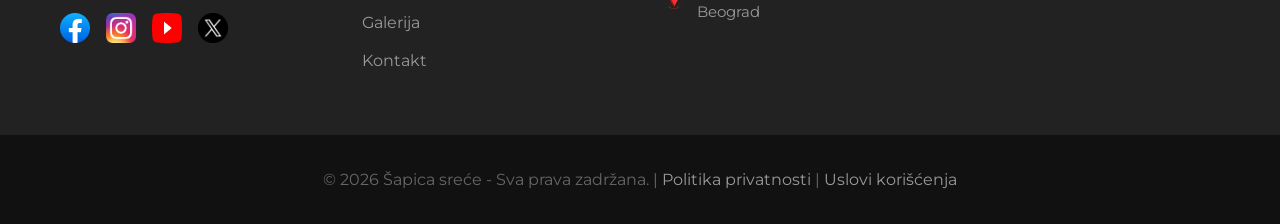
<file: psi.html>
<!DOCTYPE html>
<html lang="sr">
<head>
    <meta charset="UTF-8">
    <meta name="viewport" content="width=device-width, initial-scale=1.0">
    
    <meta name="description" content="Psi za udomljavanje - pogledajte sve pse koji čekaju svoj dom. Različite rase, uzrasti i karakteri. Udomite psa i pružite mu ljubav.">
    <meta name="keywords" content="psi za udomljavanje, udomljavanje pasa, štenci, odrasli psi, rase pasa, mešanci, pas za čuvanje">
    <meta name="author" content="Šapica sreće">
    <meta name="robots" content="index, follow">

    <meta property="og:title" content="Psi za udomljavanje - Šapica sreće">
    <meta property="og:description" content="Upoznajte naše pse i pronađite svog novog najboljeg prijatelja.">
    <meta property="og:image" content="logotip.png">
    <meta property="og:url" content="https://selenakirhner.github.io/Projekat/psi.html">
    <meta property="og:type" content="website">

    <meta name="twitter:card" content="summary_large_image">
    <meta name="twitter:title" content="Psi za udomljavanje - Šapica sreće">
    <meta name="twitter:description" content="Pogledajte pse koji čekaju svoj dom.">
    <meta name="twitter:image" content="logotip.png">
    
    <title>Šapica sreće | Psi za udomljavanje</title>

    <link rel="stylesheet" href="stil.css">
    <link rel="icon" type="image/png" href="sapica.png">
    <script type="application/ld+json">
        {
        "@context": "https://schema.org",
        "@type": "NGO",
        "name": "Šapica sreće",
        "alternateName": "Udruženje za udomljavanje životinja Šapica sreće",
        "url": "https://selenakirhner.github.io/Projekat",
        "logo": "logotip.png",
        "description": "Udruženje za udomljavanje pasa i mačaka. Pružamo šapu ljubavi svakoj životinji.",
        "foundingDate": "2015",
        "email": "info@sapica-srece.rs",
        "telephone": "+38111123456",
        "address": {
            "@type": "PostalAddress",
            "streetAddress": "Bulevar oslobođenja 123",
            "addressLocality": "Beograd",
            "postalCode": "11000",
            "addressCountry": "RS"
        },
        "openingHoursSpecification": [
            {
            "@type": "OpeningHoursSpecification",
            "dayOfWeek": ["Monday", "Tuesday", "Wednesday", "Thursday", "Friday"],
            "opens": "10:00",
            "closes": "18:00"
            },
            {
            "@type": "OpeningHoursSpecification",
            "dayOfWeek": "Saturday",
            "opens": "10:00",
            "closes": "15:00"
            }
        ],
        "sameAs": [
            "https://www.facebook.com/sapicasrece",
            "https://www.instagram.com/sapicasrece"
        ]
        }
    </script>
    <script type="application/ld+json">
        {
        "@context": "https://schema.org",
        "@type": "ItemList",
        "name": "Psi za udomljavanje",
        "description": "Lista pasa koji čekaju svoj dom",
        "numberOfItems": 6,
        "itemListElement": [
            {
            "@type": "ListItem",
            "position": 1,
            "item": {
                "@type": "Animal",
                "name": "Rex",
                "species": "Canis familiaris",
                "breed": "Mešanac",
                "age": "2 godine",
                "gender": "Male"
            }
            },
            {
            "@type": "ListItem",
            "position": 2,
            "item": {
                "@type": "Animal",
                "name": "Džeki",
                "species": "Canis familiaris",
                "breed": "Mešanac",
                "age": "3 godine",
                "gender": "Male"
            }
            },
            {
            "@type": "ListItem",
            "position": 3,
            "item": {
                "@type": "Animal",
                "name": "Pufna",
                "species": "Canis familiaris",
                "breed": "Pomeranac",
                "age": "1 godina",
                "gender": "Female"
            }
            },
            {
            "@type": "ListItem",
            "position": 4,
            "item": {
                "@type": "Animal",
                "name": "Laki",
                "species": "Canis familiaris",
                "breed": "Bernski pastirski pas",
                "age": "7 meseci",
                "gender": "Male"
            }
            },
            {
            "@type": "ListItem",
            "position": 5,
            "item": {
                "@type": "Animal",
                "name": "Žuća",
                "species": "Canis familiaris",
                "breed": "Zlatni retriver",
                "age": "2.5 godine",
                "gender": "Male"
            }
            },
            {
            "@type": "ListItem",
            "position": 6,
            "item": {
                "@type": "Animal",
                "name": "Mića",
                "species": "Canis familiaris",
                "breed": "Mešanac",
                "age": "11 meseci",
                "gender": "Male"
            }
            }
        ]
        }
    </script>
</head>
<body>
    <header>
        <nav class="glavna-navigacija">
            <div class="navigacija-kontejner">
                <div class="logo">
                    <a href="index.html">
                        <img src="logotip.png" alt="Šapica sreće - Udruženje za udomljavanje životinja">
                    </a>
                </div>

                <ul class="navigacija-meni">
                    <li><a href="index.html">Početna</a></li>
                    <li><a href="o-nama.html">O nama</a></li>

                    <li class="megameni-okidac">
                        <a href="usluge.html" class="aktivan">Usluge</a>
                        <div class="megameni">
                            <div class="megameni-mreza">
                                <div class="megameni-kolona">
                                    <h3>Udomljavanje</h3>
                                    <ul>
                                        <li><a href="psi.html">Psi za udomljavanje</a></li>
                                        <li><a href="macke.html">Mačke za udomljavanje</a></li>
                                    </ul>
                                </div>
                                <div class="megameni-kolona">
                                    <h3>Veterinarska pomoć</h3>
                                    <ul>
                                        <li><a href="vakcinacije.html">Vakcinacije</a></li>
                                        <li><a href="sterilizacija.html">Sterilizacija</a></li>
                                        <li><a href="mikrocip.html">Mikročipovanje</a></li>
                                        <li><a href="pregledi.html">Zdravstveni pregledi</a></li>
                                    </ul>
                                </div>
                                <div class="megameni-kolona">
                                    <h3>Volontiranje</h3>
                                    <ul>
                                        <li><a href="volontiranje.html">Postani volonter</a></li>
                                        <li><a href="donacije.html">Donacije</a></li>
                                    </ul>
                                </div>
                            </div>
                        </div>
                    </li>
                    
                    <li><a href="galerija.html">Galerija</a></li>
                    <li><a href="kontakt.html">Kontakt</a></li>
                </ul>

                <div class="jezik-selektor">
                    <button class="jezik-dugme aktivan" data-lang="sr">SRB</button>
                    <button class="jezik-dugme" data-lang="en">ENG</button>
                </div>
                <a href="donacije.html" class="doniraj-dugme pulsirajuca-animacija">Doniraj</a>
                
                <button class="hamburger-meni">
                    <span></span>
                    <span></span>
                    <span></span>
                </button>
            </div>
        </nav>
    </header>

    <main>
        <section class="usluga-podstranica">
            <div class="kontejner">
                <h1 class="strana-naslov">Psi za udomljavanje</h1>
                <p class="strana-opis">Upoznajte naše pse koji čekaju svoj dom</p>
                
                <div class="zivotinje-mreza">
                    <div class="zivotinja-kartica">
                        <img src="usluge/pas2.jfif" alt="Rex">
                        <h3>Rex</h3>
                        <p><strong>Uzrast:</strong> 2 godine</p>
                        <p><strong>Rasa:</strong> Mešanac</p>
                        <p class="zivotinja-opis">Veseo, razigran, voli decu</p>
                        <a href="kontakt.html" class="dugme-malo">Udomi</a>
                    </div>
                    
                    <div class="zivotinja-kartica">
                        <img src="usluge/pas1.jpg" alt="Džeki">
                        <h3>Džeki</h3>
                        <p><strong>Uzrast:</strong> 3 godine</p>
                        <p><strong>Rasa:</strong> Mešanac</p>
                        <p class="zivotinja-opis">Miran, dobar sa kućnim životinjama</p>
                        <a href="kontakt.html" class="dugme-malo">Udomi</a>
                    </div>

                    <div class="zivotinja-kartica">
                        <img src="pocetna/stene1.webp" alt="Pufna">
                        <h3>Pufna</h3>
                        <p><strong>Uzrast:</strong> 1 godina</p>
                        <p><strong>Rasa:</strong> Pomeranac</p>
                        <p class="zivotinja-opis">Pufnasta, razigrana</p>
                        <a href="kontakt.html" class="dugme-malo">Udomi</a>
                    </div>

                    <div class="zivotinja-kartica">
                        <img src="usluge/pas3.jpg" alt="Laki">
                        <h3>Laki</h3>
                        <p><strong>Uzrast:</strong> 7 meseci</p>
                        <p><strong>Rasa:</strong> Bernski pastirski pas</p>
                        <p class="zivotinja-opis">Najbolji čuvar</p>
                        <a href="kontakt.html" class="dugme-malo">Udomi</a>
                    </div>

                    <div class="zivotinja-kartica">
                        <img src="usluge/pas5.jfif" alt="Žuća">
                        <h3>Žuća</h3>
                        <p><strong>Uzrast:</strong> 2.5 godine</p>
                        <p><strong>Rasa:</strong> Zlatni retriver</p>
                        <p class="zivotinja-opis">Veseo, inteligentan</p>
                        <a href="kontakt.html" class="dugme-malo">Udomi</a>
                    </div>

                    <div class="zivotinja-kartica">
                        <img src="usluge/pas6.jpg" alt="Mića">
                        <h3>Mića</h3>
                        <p><strong>Uzrast:</strong> 11 meseci</p>
                        <p><strong>Rasa:</strong> Mešanac</p>
                        <p class="zivotinja-opis">Druželjubiv, dobar sa decom</p>
                        <a href="kontakt.html" class="dugme-malo">Udomi</a>
                    </div>
                </div>
            </div>
        </section>
    </main>

    <footer>
        <div class="podnozje-sadrzaj">
            <div class="podnozje-sekcija">
                <h4>Šapica sreće</h4>
                <p>Pružamo šapu ljubavi svakoj životinji. Udruženje za udomljavanje životinja osnovano 2015. godine.</p>
                
                <div class="drustvene-ikonice">
                    <a href="#" aria-label="Facebook"><img src="podnozje/fb-ikonica.png" alt="Facebook"></a>
                    <a href="#" aria-label="Instagram"><img src="podnozje/Instagram_ikonica.png" alt="Instagram"></a>
                    <a href="#" aria-label="YouTube"><img src="podnozje/yt-ikonica.png" alt="YouTube"></a>
                    <a href="#" aria-label="Twitter"><img src="podnozje/X_ikonica.png" alt="Twitter"></a>
                </div>
            </div>

            <div class="podnozje-sekcija">
                <h4>Brzi linkovi</h4>
                <ul class="podnozje-linkovi">
                    <li><a href="index.html">Početna</a></li>
                    <li><a href="o-nama.html">O nama</a></li>
                    <li><a href="usluge.html">Usluge</a></li>
                    <li><a href="galerija.html">Galerija</a></li>
                    <li><a href="kontakt.html">Kontakt</a></li>
                </ul>
            </div>

            <div class="podnozje-sekcija">
                <h4>Kontaktirajte nas</h4>
                <ul class="kontakt-informacije">
                    <li><img src="podnozje/telefon-ikonica.png" alt="Telefon"> 011/123-456</li>
                    <li><img src="podnozje/email-ikonica.png" alt="Email"> info@sapica-srece.rs</li>
                    <li><img src="podnozje/lokacija-ikonica.png" alt="Lokacija"> Bulevar oslobođenja 123, Beograd</li>
                </ul>
            </div>

            <div class="podnozje-sekcija">
                <h4>Prijavite se na newsletter</h4>
                <p>Budite u toku sa novostima</p>
                <form class="novine-forma">
                    <input type="email" placeholder="Vaš email" required>
                    <button type="submit">Prijavi se</button>
                </form>
            </div>
        </div>
        
        <div class="podnozje-dno">
            <p>&copy; 2026 Šapica sreće - Sva prava zadržana. | <a href="politika-privatnosti.html">Politika privatnosti</a> | <a href="uslovi.html">Uslovi korišćenja</a></p>
        </div>
    </footer>

    <script src="skripte/jquery-3.6.0.min.js"></script>
    <script src="glavni.js"></script>
    <script src="jezik.js"></script>
</body>
</html>
</file>
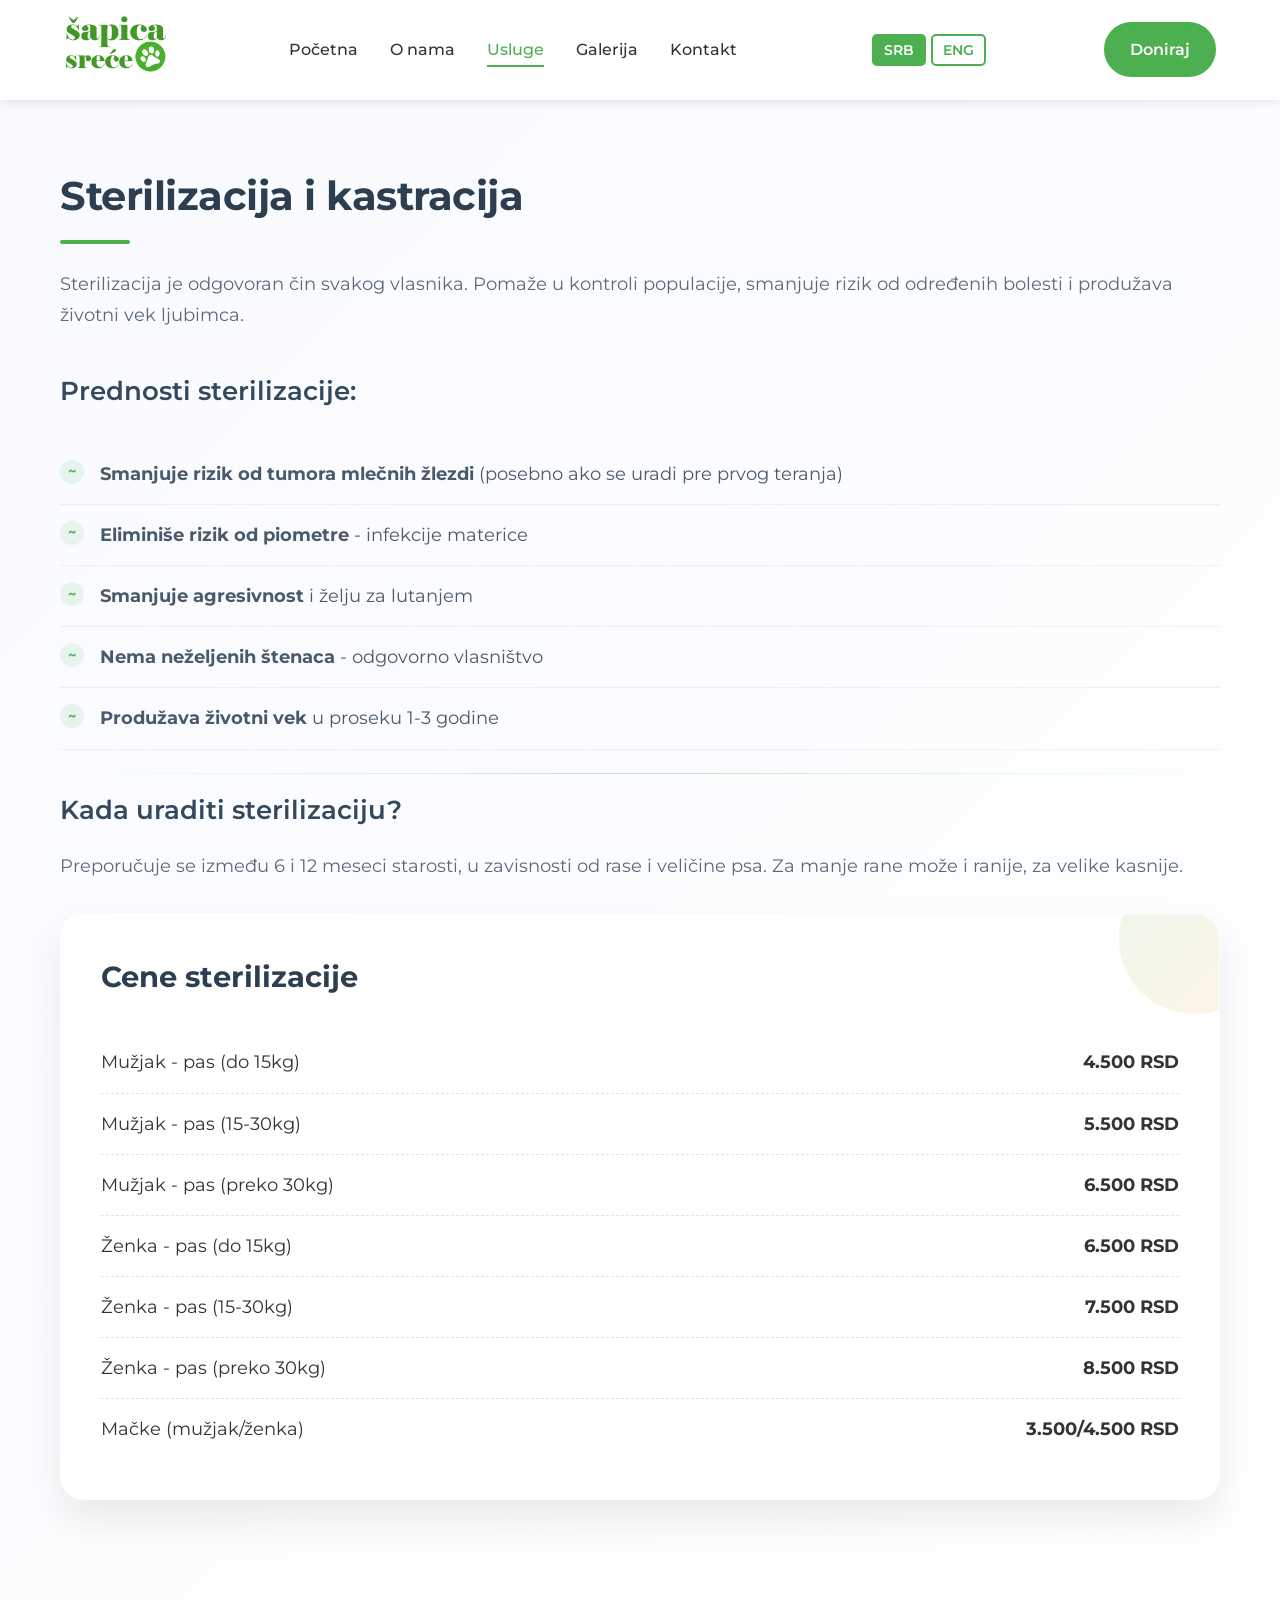
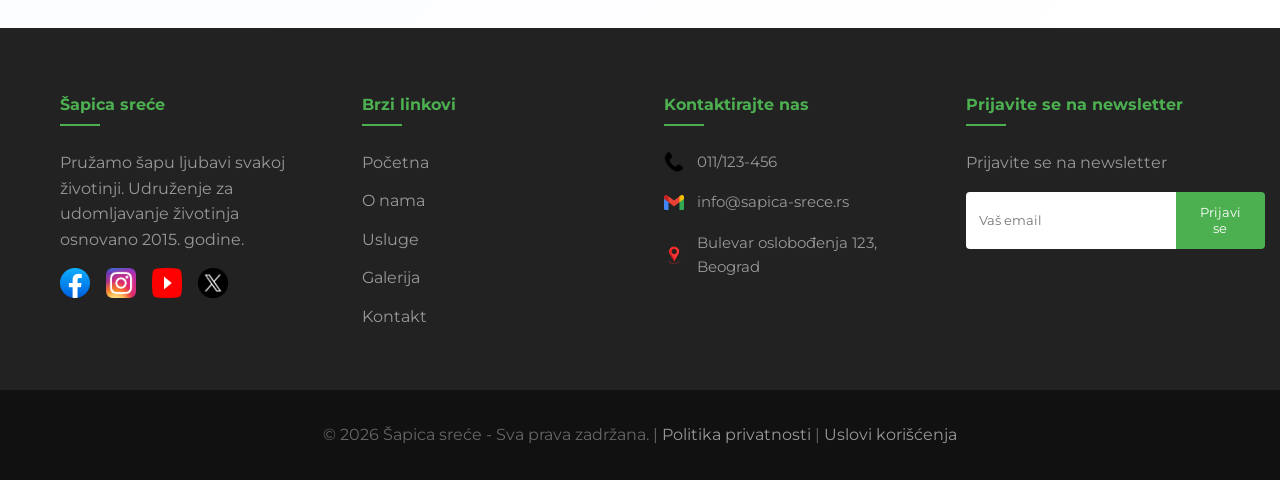
<file: sterilizacija.html>
<!DOCTYPE html>
<html lang="sr">
<head>
    <meta charset="UTF-8">
    <meta name="viewport" content="width=device-width, initial-scale=1.0">
    
    <meta name="description" content="Sterilizacija i kastracija pasa i mačaka u Beogradu. Povoljne cene, siguran postupak. Sterilizacija produžava životni vek ljubimca.">
    <meta name="keywords" content="sterilizacija pasa, sterilizacija mačaka, kastracija, sterilisati psa, sterilisati mačku, veterinar, operacija">
    <meta name="author" content="Šapica sreće">
    <meta name="robots" content="index, follow">

    <meta property="og:title" content="Sterilizacija i kastracija - Šapica sreće">
    <meta property="og:description" content="Odgovorno vlasništvo - sterilišite svog ljubimca.">
    <meta property="og:image" content="logotip.png">
    <meta property="og:url" content="https://selenakirhner.github.io/Projekat/sterilizacija.html">
    <meta property="og:type" content="website">

    <meta name="twitter:card" content="summary_large_image">
    <meta name="twitter:title" content="Sterilizacija - Šapica sreće">
    <meta name="twitter:description" content="Sterilizacija produžava životni vek ljubimca.">
    <meta name="twitter:image" content="logotip.png">
    
    <title>Šapica sreće | Sterilizacija</title>

    <link rel="stylesheet" href="stil.css">
    <link rel="icon" type="image/png" href="sapica.png">
    <script type="application/ld+json">
        {
        "@context": "https://schema.org",
        "@type": "NGO",
        "name": "Šapica sreće",
        "alternateName": "Udruženje za udomljavanje životinja Šapica sreće",
        "url": "https://selenakirhner.github.io/Projekat",
        "logo": "logotip.png",
        "description": "Udruženje za udomljavanje pasa i mačaka. Pružamo šapu ljubavi svakoj životinji.",
        "foundingDate": "2015",
        "email": "info@sapica-srece.rs",
        "telephone": "+38111123456",
        "address": {
            "@type": "PostalAddress",
            "streetAddress": "Bulevar oslobođenja 123",
            "addressLocality": "Beograd",
            "postalCode": "11000",
            "addressCountry": "RS"
        },
        "openingHoursSpecification": [
            {
            "@type": "OpeningHoursSpecification",
            "dayOfWeek": ["Monday", "Tuesday", "Wednesday", "Thursday", "Friday"],
            "opens": "10:00",
            "closes": "18:00"
            },
            {
            "@type": "OpeningHoursSpecification",
            "dayOfWeek": "Saturday",
            "opens": "10:00",
            "closes": "15:00"
            }
        ],
        "sameAs": [
            "https://www.facebook.com/sapicasrece",
            "https://www.instagram.com/sapicasrece"
        ]
        }
    </script>
</head>
<body class="sterilizacija-stranica">
    <header>
        <nav class="glavna-navigacija">
            <div class="navigacija-kontejner">
                <div class="logo">
                    <a href="index.html">
                        <img src="logotip.png" alt="Šapica sreće - Udruženje za udomljavanje životinja">
                    </a>
                </div>

                <ul class="navigacija-meni">
                    <li><a href="index.html">Početna</a></li>
                    <li><a href="o-nama.html">O nama</a></li>

                    <li class="megameni-okidac">
                        <a href="usluge.html" class="aktivan">Usluge</a>
                        <div class="megameni">
                            <div class="megameni-mreza">
                                <div class="megameni-kolona">
                                    <h3>Udomljavanje</h3>
                                    <ul>
                                        <li><a href="psi.html">Psi za udomljavanje</a></li>
                                        <li><a href="macke.html">Mačke za udomljavanje</a></li>
                                    </ul>
                                </div>
                                <div class="megameni-kolona">
                                    <h3>Veterinarska pomoć</h3>
                                    <ul>
                                        <li><a href="vakcinacije.html">Vakcinacije</a></li>
                                        <li><a href="sterilizacija.html">Sterilizacija</a></li>
                                        <li><a href="mikrocip.html">Mikročipovanje</a></li>
                                        <li><a href="pregledi.html">Zdravstveni pregledi</a></li>
                                    </ul>
                                </div>
                                <div class="megameni-kolona">
                                    <h3>Volontiranje</h3>
                                    <ul>
                                        <li><a href="volontiranje.html">Postani volonter</a></li>
                                        <li><a href="donacije.html">Donacije</a></li>
                                    </ul>
                                </div>
                            </div>
                        </div>
                    </li>
                    
                    <li><a href="galerija.html">Galerija</a></li>
                    <li><a href="kontakt.html">Kontakt</a></li>
                </ul>

                <div class="jezik-selektor">
                    <button class="jezik-dugme aktivan" data-lang="sr">SRB</button>
                    <button class="jezik-dugme" data-lang="en">ENG</button>
                </div>
                <a href="donacije.html" class="doniraj-dugme pulsirajuca-animacija">Doniraj</a>
                
                <button class="hamburger-meni">
                    <span></span>
                    <span></span>
                    <span></span>
                </button>
            </div>
        </nav>
    </header>

    <main>
        <section class="usluga-detalj">
            <div class="kontejner">
                <div class="row">
                    <div class="col-lg-8">
                        <h2>Sterilizacija i kastracija</h2>
                        <p>Sterilizacija je odgovoran čin svakog vlasnika. Pomaže u kontroli populacije, smanjuje rizik od određenih bolesti i produžava životni vek ljubimca.</p>
                        
                        <h3>Prednosti sterilizacije:</h3>
                        <ul class="usluga-lista">
                            <li><strong>Smanjuje rizik od tumora mlečnih žlezdi</strong> (posebno ako se uradi pre prvog teranja)</li>
                            <li><strong>Eliminiše rizik od piometre</strong> - infekcije materice</li>
                            <li><strong>Smanjuje agresivnost</strong> i želju za lutanjem</li>
                            <li><strong>Nema neželjenih štenaca</strong> - odgovorno vlasništvo</li>
                            <li><strong>Produžava životni vek</strong> u proseku 1-3 godine</li>
                        </ul>
                        
                        <h3>Kada uraditi sterilizaciju?</h3>
                        <p>Preporučuje se između 6 i 12 meseci starosti, u zavisnosti od rase i veličine psa. Za manje rane može i ranije, za velike kasnije.</p>
                    </div>
                    
                    <div class="col-lg-4">
                        <div class="cena-kartica">
                            <h4>Cene sterilizacije</h4>
                            <div class="cena-stavka">
                                <span>Mužjak - pas (do 15kg)</span>
                                <strong>4.500 RSD</strong>
                            </div>
                            <div class="cena-stavka">
                                <span>Mužjak - pas (15-30kg)</span>
                                <strong>5.500 RSD</strong>
                            </div>
                            <div class="cena-stavka">
                                <span>Mužjak - pas (preko 30kg)</span>
                                <strong>6.500 RSD</strong>
                            </div>
                            <div class="cena-stavka">
                                <span>Ženka - pas (do 15kg)</span>
                                <strong>6.500 RSD</strong>
                            </div>
                            <div class="cena-stavka">
                                <span>Ženka - pas (15-30kg)</span>
                                <strong>7.500 RSD</strong>
                            </div>
                            <div class="cena-stavka">
                                <span>Ženka - pas (preko 30kg)</span>
                                <strong>8.500 RSD</strong>
                            </div>
                            <div class="cena-stavka">
                                <span>Mačke (mužjak/ženka)</span>
                                <strong>3.500/4.500 RSD</strong>
                            </div>
                        </div>
                    </div>
                </div>
            </div>
        </section>
    </main>

    <footer>
        <div class="podnozje-sadrzaj">
            <div class="podnozje-sekcija">
                <h4>Šapica sreće</h4>
                <p>Pružamo šapu ljubavi svakoj životinji. Udruženje za udomljavanje životinja osnovano 2015. godine.</p>
                
                <div class="drustvene-ikonice">
                    <a href="#" aria-label="Facebook"><img src="podnozje/fb-ikonica.png" alt="Facebook"></a>
                    <a href="#" aria-label="Instagram"><img src="podnozje/Instagram_ikonica.png" alt="Instagram"></a>
                    <a href="#" aria-label="YouTube"><img src="podnozje/yt-ikonica.png" alt="YouTube"></a>
                    <a href="#" aria-label="Twitter"><img src="podnozje/X_ikonica.png" alt="Twitter"></a>
                </div>
            </div>

            <div class="podnozje-sekcija">
                <h4>Brzi linkovi</h4>
                <ul class="podnozje-linkovi">
                    <li><a href="index.html">Početna</a></li>
                    <li><a href="o-nama.html">O nama</a></li>
                    <li><a href="usluge.html">Usluge</a></li>
                    <li><a href="galerija.html">Galerija</a></li>
                    <li><a href="kontakt.html">Kontakt</a></li>
                </ul>
            </div>

            <div class="podnozje-sekcija">
                <h4>Kontaktirajte nas</h4>
                <ul class="kontakt-informacije">
                    <li><img src="podnozje/telefon-ikonica.png" alt="Telefon"> 011/123-456</li>
                    <li><img src="podnozje/email-ikonica.png" alt="Email"> info@sapica-srece.rs</li>
                    <li><img src="podnozje/lokacija-ikonica.png" alt="Lokacija"> Bulevar oslobođenja 123, Beograd</li>
                </ul>
            </div>

            <div class="podnozje-sekcija">
                <h4>Prijavite se na newsletter</h4>
                <p>Budite u toku sa novostima</p>
                <form class="novine-forma">
                    <input type="email" placeholder="Vaš email" required>
                    <button type="submit">Prijavi se</button>
                </form>
            </div>
        </div>
        
        <div class="podnozje-dno">
            <p>&copy; 2026 Šapica sreće - Sva prava zadržana. | <a href="politika-privatnosti.html">Politika privatnosti</a> | <a href="uslovi.html">Uslovi korišćenja</a></p>
        </div>
    </footer>

    <script src="skripte/jquery-3.6.0.min.js"></script>
    <script src="glavni.js"></script>
    <script src="jezik.js"></script>
</body>
</html>
</file>
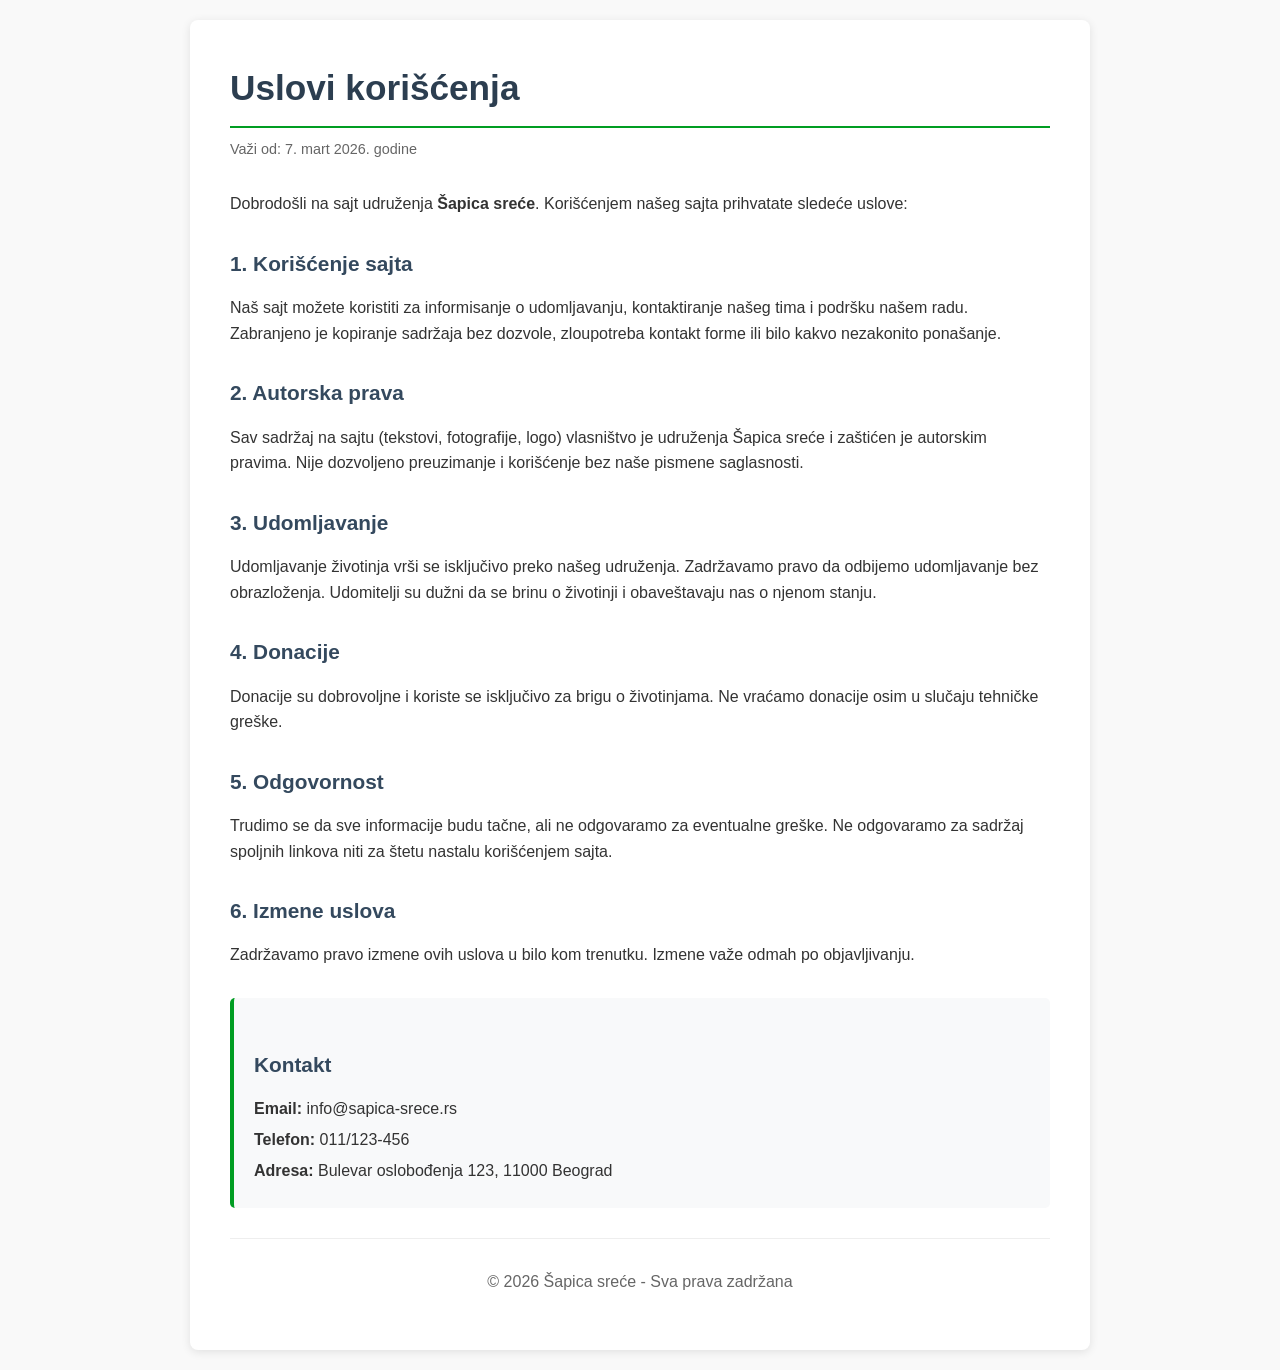
<file: uslovi.html>
<!DOCTYPE html>
<html lang="sr">
<head>
    <meta charset="UTF-8">
    <meta name="viewport" content="width=device-width, initial-scale=1.0">
    <title>Uslovi korišćenja - Šapica sreće</title>
    <link rel="stylesheet" href="dokument-stil.css">
</head>
<body>
    <div class="kontejner-dokument">
        <h1>Uslovi korišćenja</h1>
        <div class="datum">Važi od: 7. mart 2026. godine</div>
        
        <p>Dobrodošli na sajt udruženja <strong>Šapica sreće</strong>. Korišćenjem našeg sajta prihvatate sledeće uslove:</p>
        
        <h2>1. Korišćenje sajta</h2>
        <p>Naš sajt možete koristiti za informisanje o udomljavanju, kontaktiranje našeg tima i podršku našem radu. Zabranjeno je kopiranje sadržaja bez dozvole, zloupotreba kontakt forme ili bilo kakvo nezakonito ponašanje.</p>
        
        <h2>2. Autorska prava</h2>
        <p>Sav sadržaj na sajtu (tekstovi, fotografije, logo) vlasništvo je udruženja Šapica sreće i zaštićen je autorskim pravima. Nije dozvoljeno preuzimanje i korišćenje bez naše pismene saglasnosti.</p>
        
        <h2>3. Udomljavanje</h2>
        <p>Udomljavanje životinja vrši se isključivo preko našeg udruženja. Zadržavamo pravo da odbijemo udomljavanje bez obrazloženja. Udomitelji su dužni da se brinu o životinji i obaveštavaju nas o njenom stanju.</p>
        
        <h2>4. Donacije</h2>
        <p>Donacije su dobrovoljne i koriste se isključivo za brigu o životinjama. Ne vraćamo donacije osim u slučaju tehničke greške.</p>
        
        <h2>5. Odgovornost</h2>
        <p>Trudimo se da sve informacije budu tačne, ali ne odgovaramo za eventualne greške. Ne odgovaramo za sadržaj spoljnih linkova niti za štetu nastalu korišćenjem sajta.</p>
        
        <h2>6. Izmene uslova</h2>
        <p>Zadržavamo pravo izmene ovih uslova u bilo kom trenutku. Izmene važe odmah po objavljivanju.</p>
        
        <div class="kontakt">
            <h2>Kontakt</h2>
            <p><strong>Email:</strong> info@sapica-srece.rs</p>
            <p><strong>Telefon:</strong> 011/123-456</p>
            <p><strong>Adresa:</strong> Bulevar oslobođenja 123, 11000 Beograd</p>
        </div>
        
        <hr>
        <div class="podnozje-tekst">
            <p>© 2026 Šapica sreće - Sva prava zadržana</p>
        </div>
    </div>
</body>
</html>
</file>
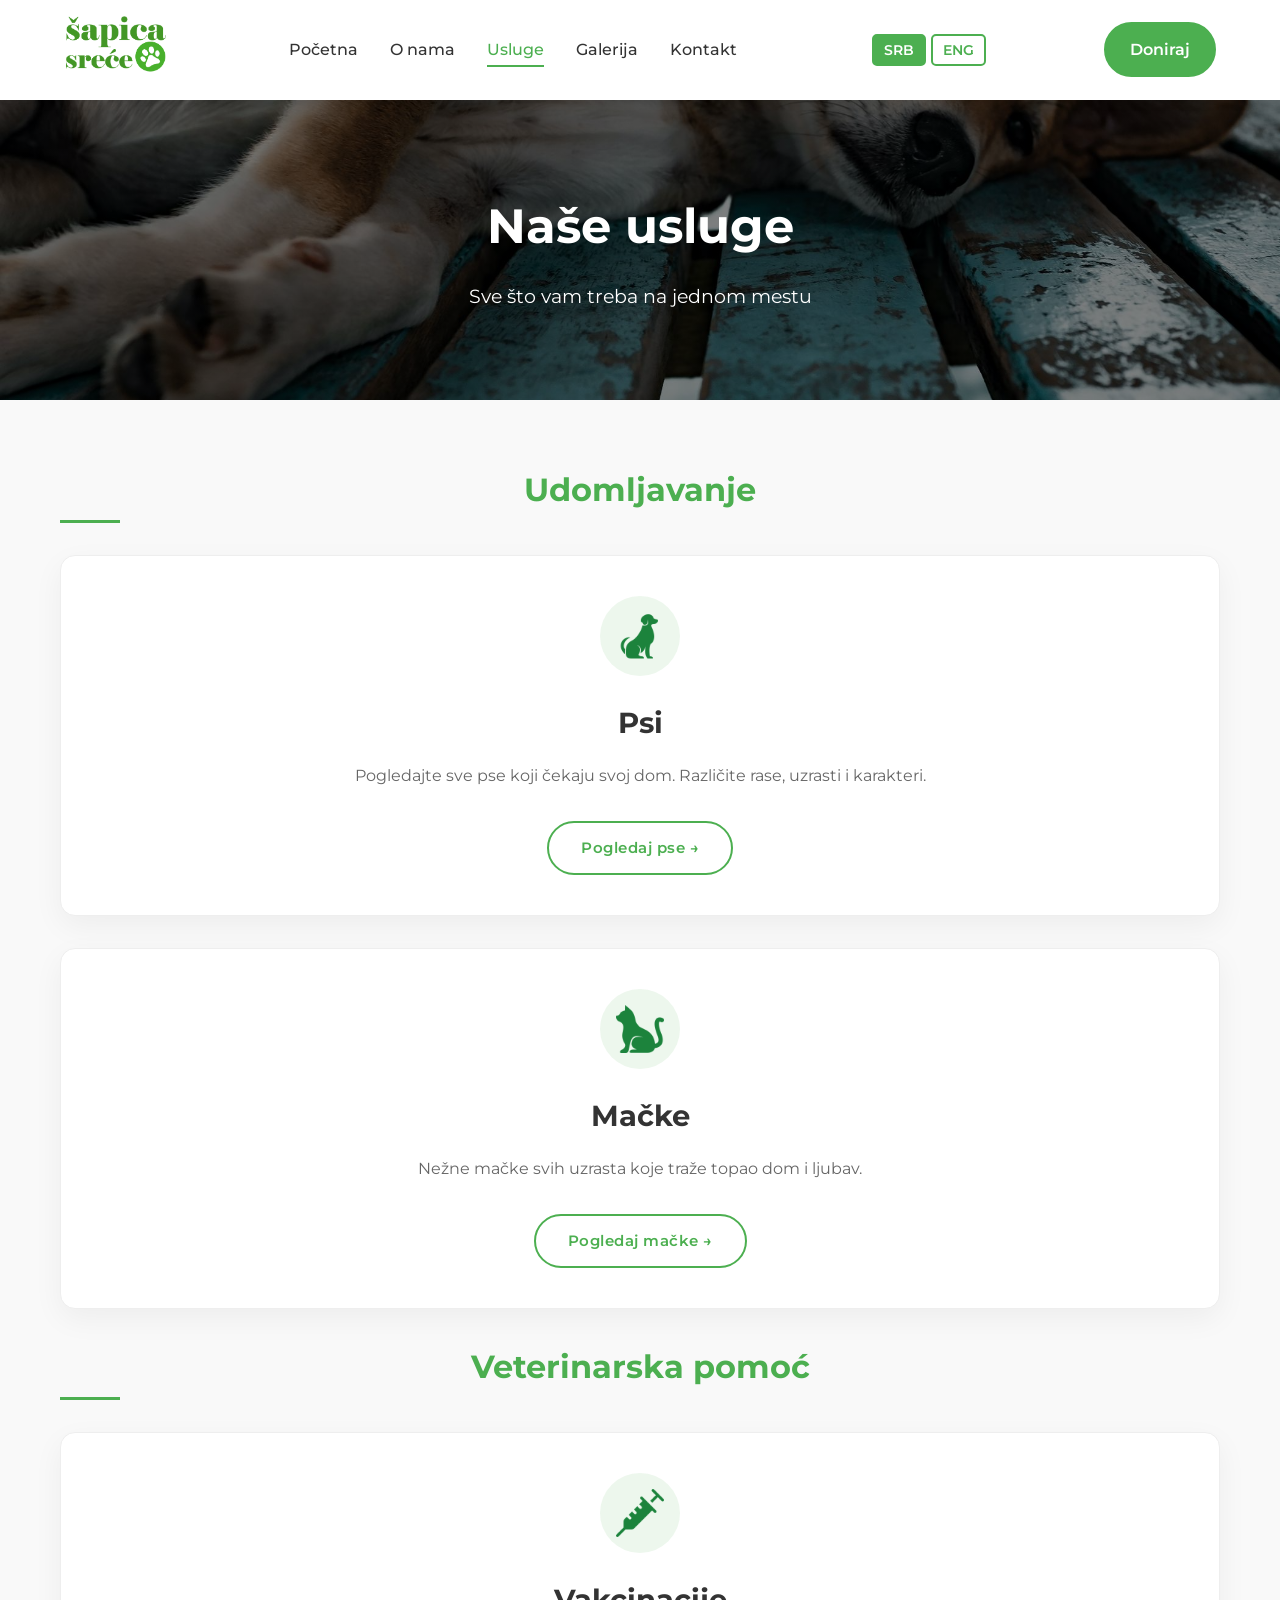
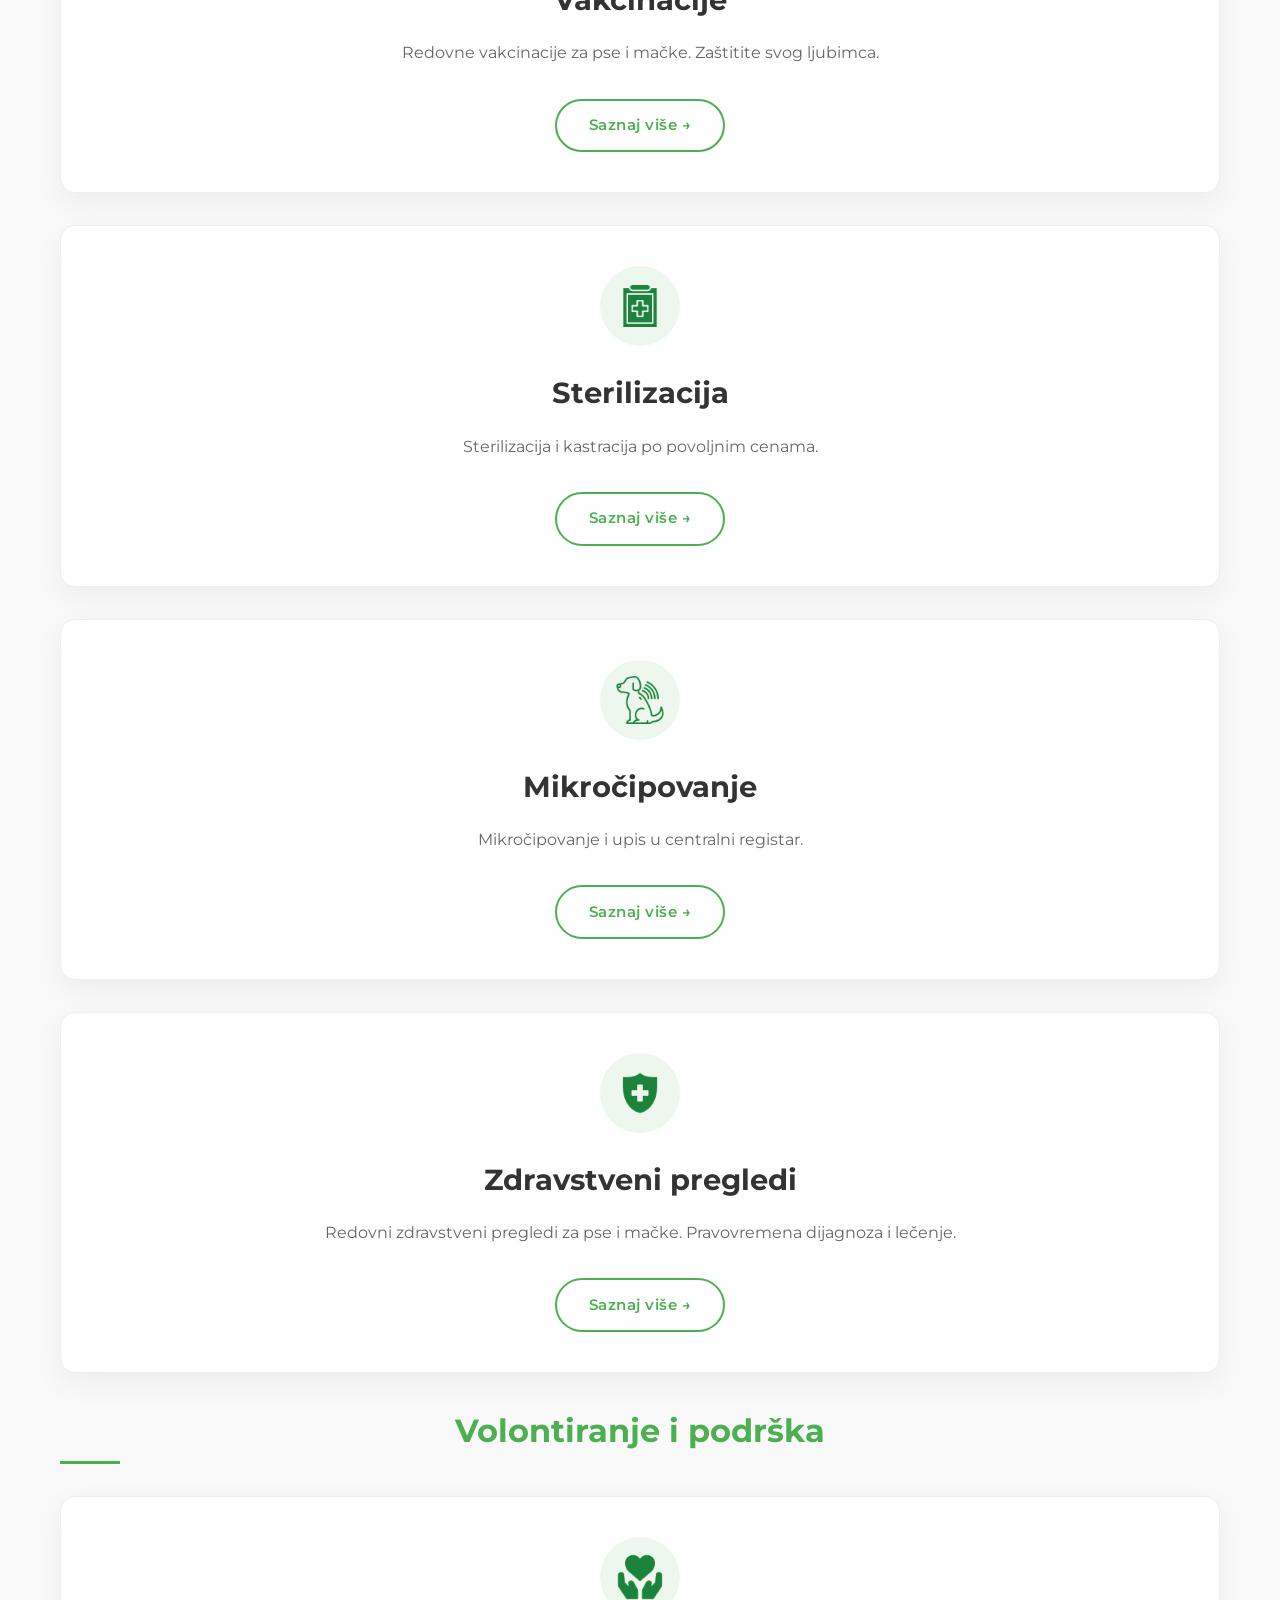
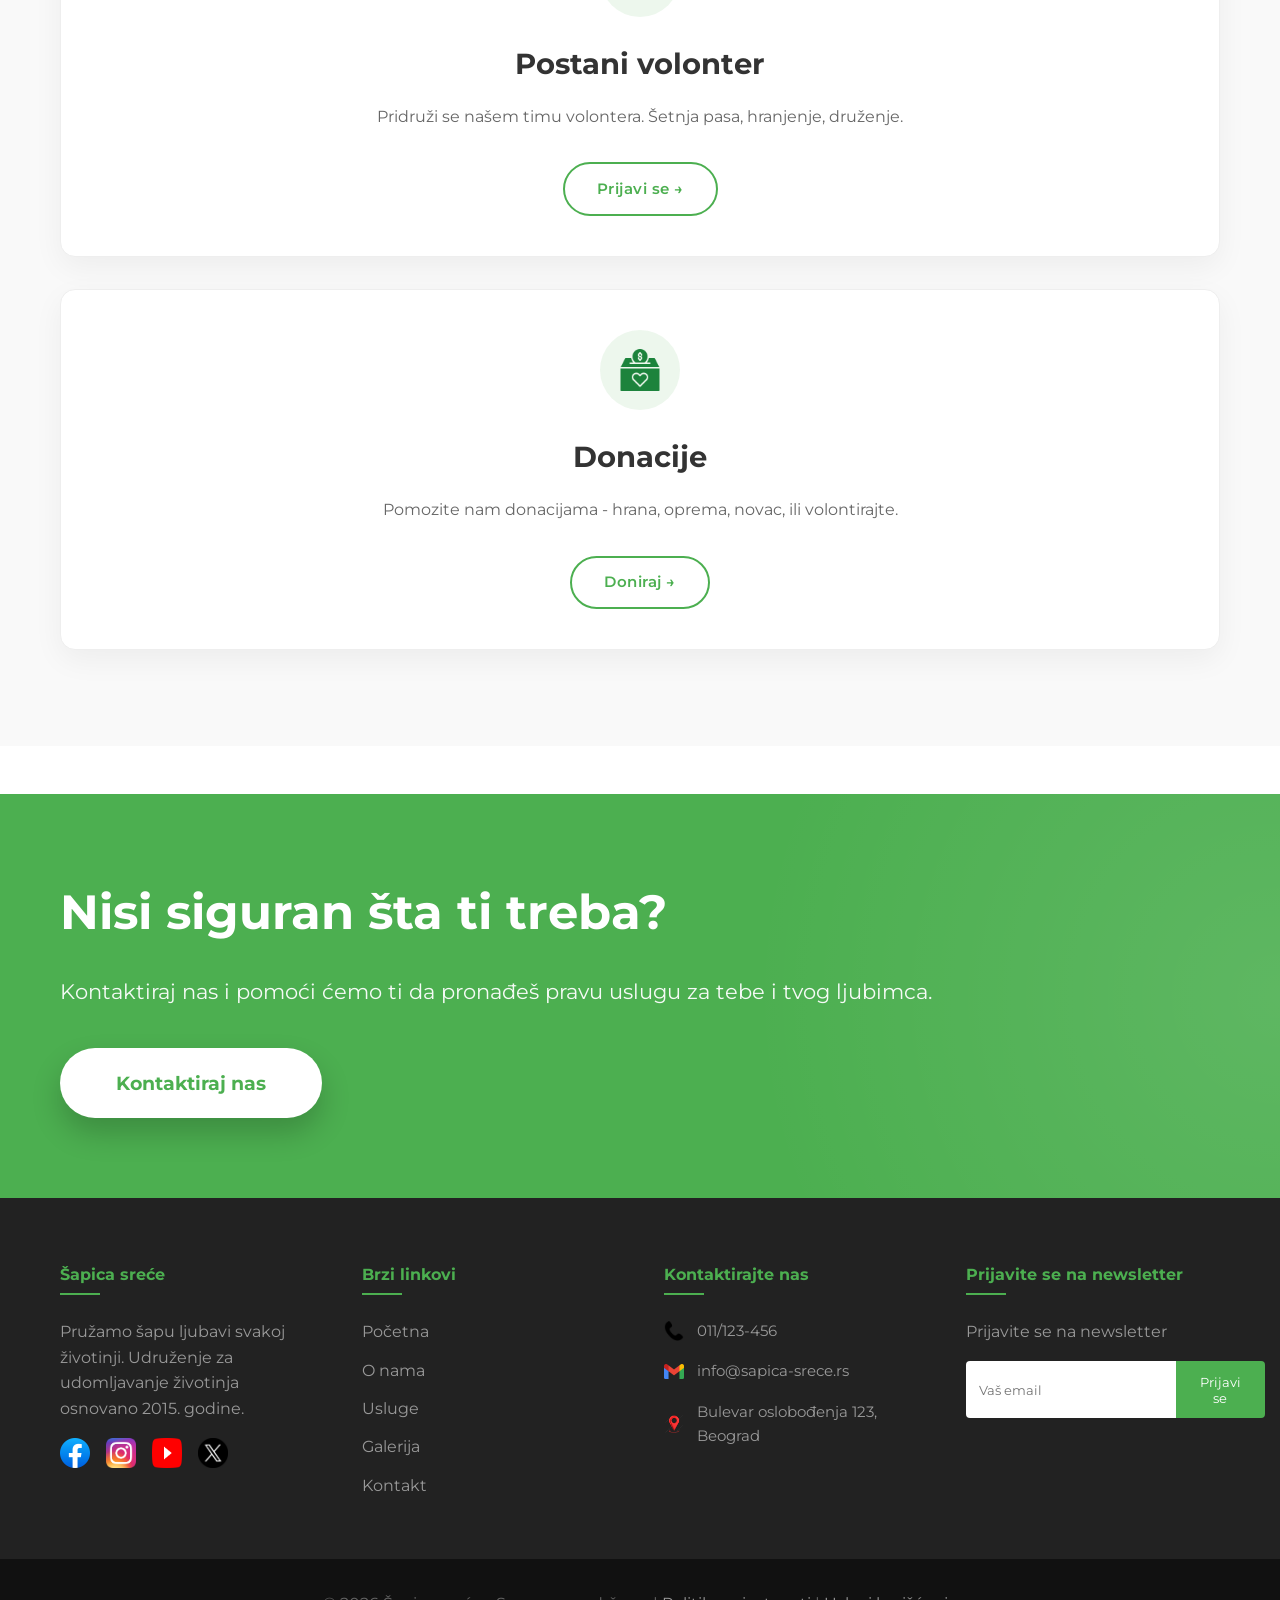
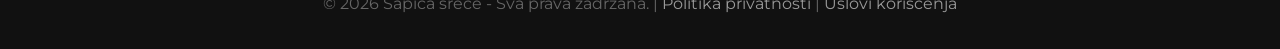
<file: usluge.html>
<!DOCTYPE html>
<html lang="sr">
<head>
    <meta charset="UTF-8">
    <meta name="viewport" content="width=device-width, initial-scale=1.0">
    
    <meta name="description" content="Usluge udruženja Šapica sreće - Udomljavanje pasa i mačaka, veterinarska pomoć, vakcinacije, sterilizacija, mikročipovanje i volontiranje.">
    <meta name="keywords" content="udomljavanje, vakcinacija, sterilizacija, mikročipovanje, veterinarske usluge, volontiranje">
    <meta name="author" content="Šapica sreće">
    <meta name="robots" content="index, follow">

    <meta property="og:title" content="Usluge - Šapica sreće">
    <meta property="og:description" content="Sve što vam treba za vašeg ljubimca na jednom mestu.">
    <meta property="og:image" content="logotip.png">
    <meta property="og:url" content="https://selenakirhner.github.io/Projekat/usluge.html">
    
    <title>Šapica sreće | Usluge</title>

    <link rel="stylesheet" href="stil.css">
    <link rel="icon" type="image/png" href="sapica.png">
    <script type="application/ld+json">
        {
        "@context": "https://schema.org",
        "@type": "NGO",
        "name": "Šapica sreće",
        "alternateName": "Udruženje za udomljavanje životinja Šapica sreće",
        "url": "https://selenakirhner.github.io/Projekat",
        "logo": "logotip.png",
        "description": "Udruženje za udomljavanje pasa i mačaka. Pružamo šapu ljubavi svakoj životinji.",
        "foundingDate": "2015",
        "email": "info@sapica-srece.rs",
        "telephone": "+38111123456",
        "address": {
            "@type": "PostalAddress",
            "streetAddress": "Bulevar oslobođenja 123",
            "addressLocality": "Beograd",
            "postalCode": "11000",
            "addressCountry": "RS"
        },
        "openingHoursSpecification": [
            {
            "@type": "OpeningHoursSpecification",
            "dayOfWeek": ["Monday", "Tuesday", "Wednesday", "Thursday", "Friday"],
            "opens": "10:00",
            "closes": "18:00"
            },
            {
            "@type": "OpeningHoursSpecification",
            "dayOfWeek": "Saturday",
            "opens": "10:00",
            "closes": "15:00"
            }
        ],
        "sameAs": [
            "https://www.facebook.com/sapicasrece",
            "https://www.instagram.com/sapicasrece"
        ]
        }
    </script>
</head>
<body>
    <header>
        <nav class="glavna-navigacija">
            <div class="navigacija-kontejner">
                <div class="logo">
                    <a href="index.html">
                        <img src="logotip.png" alt="Šapica sreće - Udruženje za udomljavanje životinja">
                    </a>
                </div>

                <ul class="navigacija-meni">
                    <li><a href="index.html">Početna</a></li>
                    <li><a href="o-nama.html">O nama</a></li>

                    <li class="megameni-okidac">
                        <a href="usluge.html" class="aktivan">Usluge</a>
                        <div class="megameni">
                            <div class="megameni-mreza">
                                <div class="megameni-kolona">
                                    <h3>Udomljavanje</h3>
                                    <ul>
                                        <li><a href="psi.html">Psi za udomljavanje</a></li>
                                        <li><a href="macke.html">Mačke za udomljavanje</a></li>
                                    </ul>
                                </div>
                                <div class="megameni-kolona">
                                    <h3>Veterinarska pomoć</h3>
                                    <ul>
                                        <li><a href="vakcinacije.html">Vakcinacije</a></li>
                                        <li><a href="sterilizacija.html">Sterilizacija</a></li>
                                        <li><a href="mikrocip.html">Mikročipovanje</a></li>
                                        <li><a href="pregledi.html">Zdravstveni pregledi</a></li>
                                    </ul>
                                </div>
                                <div class="megameni-kolona">
                                    <h3>Volontiranje</h3>
                                    <ul>
                                        <li><a href="volontiranje.html">Postani volonter</a></li>
                                        <li><a href="donacije.html">Donacije</a></li>
                                    </ul>
                                </div>
                            </div>
                        </div>
                    </li>
                    
                    <li><a href="galerija.html">Galerija</a></li>
                    <li><a href="kontakt.html">Kontakt</a></li>
                </ul>

                <div class="jezik-selektor">
                    <button class="jezik-dugme aktivan" data-lang="sr">SRB</button>
                    <button class="jezik-dugme" data-lang="en">ENG</button>
                </div>
                <a href="donacije.html" class="doniraj-dugme pulsirajuca-animacija">Doniraj</a>

                <button class="hamburger-meni">
                    <span></span>
                    <span></span>
                    <span></span>
                </button>
            </div>
        </nav>
    </header>

    <main>
        <section class="strana-hero" style="background-image: linear-gradient(rgba(0,0,0,0.5), rgba(0,0,0,0.5)), url('o-nama/opis-slika1.jfif');">
            <div class="hero-sadrzaj">
                <h1>Naše usluge</h1>
                <p>Sve što vam treba na jednom mestu</p>
            </div>
        </section>

        <section class="usluge-stranica">
            <div class="kontejner">
                <h2 class="sekcija-naslov levo-poravnanje">Udomljavanje</h2>
                <div class="row mb-5">
                    <div class="col-md-4">
                        <div class="usluga-kartica1">
                            <div class="usluga-ikonica">
                                <img src="usluge/ikonica-pas2.png" alt="Psi">
                            </div>
                            <h3>Psi</h3>
                            <p>Pogledajte sve pse koji čekaju svoj dom. Različite rase, uzrasti i karakteri.</p>
                            <a href="psi.html" class="dugme-usluga">Pogledaj pse →</a>
                        </div>
                    </div>
                    
                    <div class="col-md-4">
                        <div class="usluga-kartica1">
                            <div class="usluga-ikonica">
                                <img src="usluge/ikonica-macka2.png" alt="Mačke">
                            </div>
                            <h3>Mačke</h3>
                            <p>Nežne mačke svih uzrasta koje traže topao dom i ljubav.</p>
                            <a href="macke.html" class="dugme-usluga">Pogledaj mačke →</a>
                        </div>
                    </div>
                </div>

                <h2 class="sekcija-naslov levo-poravnanje">Veterinarska pomoć</h2>
                <div class="row mb-5">
                    <div class="col-md-4">
                        <div class="usluga-kartica1">
                            <div class="usluga-ikonica">
                                <img src="usluge/ikonica-vakcina.png" alt="Vakcinacije">
                            </div>
                            <h3>Vakcinacije</h3>
                            <p>Redovne vakcinacije za pse i mačke. Zaštitite svog ljubimca.</p>
                            <a href="vakcinacije.html" class="dugme-usluga">Saznaj više →</a>
                        </div>
                    </div>
                    
                    <div class="col-md-4">
                        <div class="usluga-kartica1">
                            <div class="usluga-ikonica">
                                <img src="usluge/ikonica-sterilizacija.png" alt="Sterilizacija">
                            </div>
                            <h3>Sterilizacija</h3>
                            <p>Sterilizacija i kastracija po povoljnim cenama.</p>
                            <a href="sterilizacija.html" class="dugme-usluga">Saznaj više →</a>
                        </div>
                    </div>
                    
                    <div class="col-md-4">
                        <div class="usluga-kartica1">
                            <div class="usluga-ikonica">
                                <img src="usluge/ikonica-mikrocip.png" alt="Mikročipovanje">
                            </div>
                            <h3>Mikročipovanje</h3>
                            <p>Mikročipovanje i upis u centralni registar.</p>
                            <a href="mikrocip.html" class="dugme-usluga">Saznaj više →</a>
                        </div>
                    </div>
                    <div class="col-md-4">
                        <div class="usluga-kartica1">
                            <div class="usluga-ikonica">
                                <img src="usluge/ikonica-zdravlje.png" alt="Zdravstveni pregledi">
                            </div>
                            <h3>Zdravstveni pregledi</h3>
                            <p>Redovni zdravstveni pregledi za pse i mačke. Pravovremena dijagnoza i lečenje.</p>
                            <a href="pregledi.html" class="dugme-usluga">Saznaj više →</a>
                        </div>
                    </div>
                </div>

                <h2 class="sekcija-naslov levo-poravnanje">Volontiranje i podrška</h2>
                <div class="row">
                    <div class="col-md-6">
                        <div class="usluga-kartica1">
                            <div class="usluga-ikonica">
                                <img src="usluge/ikonica-volontiraj.png" alt="Volontiranje">
                            </div>
                            <h3>Postani volonter</h3>
                            <p>Pridruži se našem timu volontera. Šetnja pasa, hranjenje, druženje.</p>
                            <a href="volontiranje.html" class="dugme-usluga">Prijavi se →</a>
                        </div>
                    </div>
                    
                    <div class="col-md-6">
                        <div class="usluga-kartica1">
                            <div class="usluga-ikonica">
                                <img src="usluge/ikonica-doniraj.png" alt="Donacije">
                            </div>
                            <h3>Donacije</h3>
                            <p>Pomozite nam donacijama - hrana, oprema, novac, ili volontirajte.</p>
                            <a href="donacije.html" class="dugme-usluga">Doniraj →</a>
                        </div>
                    </div>
                </div>
            </div>
        </section>

        <section class="akcija-sekcija">
            <div class="kontejner text-center">
                <h2>Nisi siguran šta ti treba?</h2>
                <p>Kontaktiraj nas i pomoći ćemo ti da pronađeš pravu uslugu za tebe i tvog ljubimca.</p>
                <a href="kontakt.html" class="dugme-akcija">Kontaktiraj nas</a>
            </div>
        </section>
    </main>

    <footer>
        <div class="podnozje-sadrzaj">
            <div class="podnozje-sekcija">
                <h4>Šapica sreće</h4>
                <p>Pružamo šapu ljubavi svakoj životinji. Udruženje za udomljavanje životinja osnovano 2015. godine.</p>
                
                <div class="drustvene-ikonice">
                    <a href="#" aria-label="Facebook"><img src="podnozje/fb-ikonica.png" alt="Facebook"></a>
                    <a href="#" aria-label="Instagram"><img src="podnozje/Instagram_ikonica.png" alt="Instagram"></a>
                    <a href="#" aria-label="YouTube"><img src="podnozje/yt-ikonica.png" alt="YouTube"></a>
                    <a href="#" aria-label="Twitter"><img src="podnozje/X_ikonica.png" alt="Twitter"></a>
                </div>
            </div>

            <div class="podnozje-sekcija">
                <h4>Brzi linkovi</h4>
                <ul class="podnozje-linkovi">
                    <li><a href="index.html">Početna</a></li>
                    <li><a href="o-nama.html">O nama</a></li>
                    <li><a href="usluge.html">Usluge</a></li>
                    <li><a href="galerija.html">Galerija</a></li>
                    <li><a href="kontakt.html">Kontakt</a></li>
                </ul>
            </div>

            <div class="podnozje-sekcija">
                <h4>Kontaktirajte nas</h4>
                <ul class="kontakt-informacije">
                    <li><img src="podnozje/telefon-ikonica.png" alt="Telefon"> 011/123-456</li>
                    <li><img src="podnozje/email-ikonica.png" alt="Email"> info@sapica-srece.rs</li>
                    <li><img src="podnozje/lokacija-ikonica.png" alt="Lokacija"> Bulevar oslobođenja 123, Beograd</li>
                </ul>
            </div>

            <div class="podnozje-sekcija">
                <h4>Prijavite se na newsletter</h4>
                <p>Budite u toku sa novostima</p>
                <form class="novine-forma">
                    <input type="email" placeholder="Vaš email" required>
                    <button type="submit">Prijavi se</button>
                </form>
            </div>
        </div>
        
        <div class="podnozje-dno">
            <p>&copy; 2026 Šapica sreće - Sva prava zadržana. | <a href="politika-privatnosti.html">Politika privatnosti</a> | <a href="uslovi.html">Uslovi korišćenja</a></p>
        </div>
    </footer>

    <script src="skripte/jquery-3.6.0.min.js"></script>
    <script src="glavni.js"></script>
    <script src="jezik.js"></script>
</body>
</html>
</file>
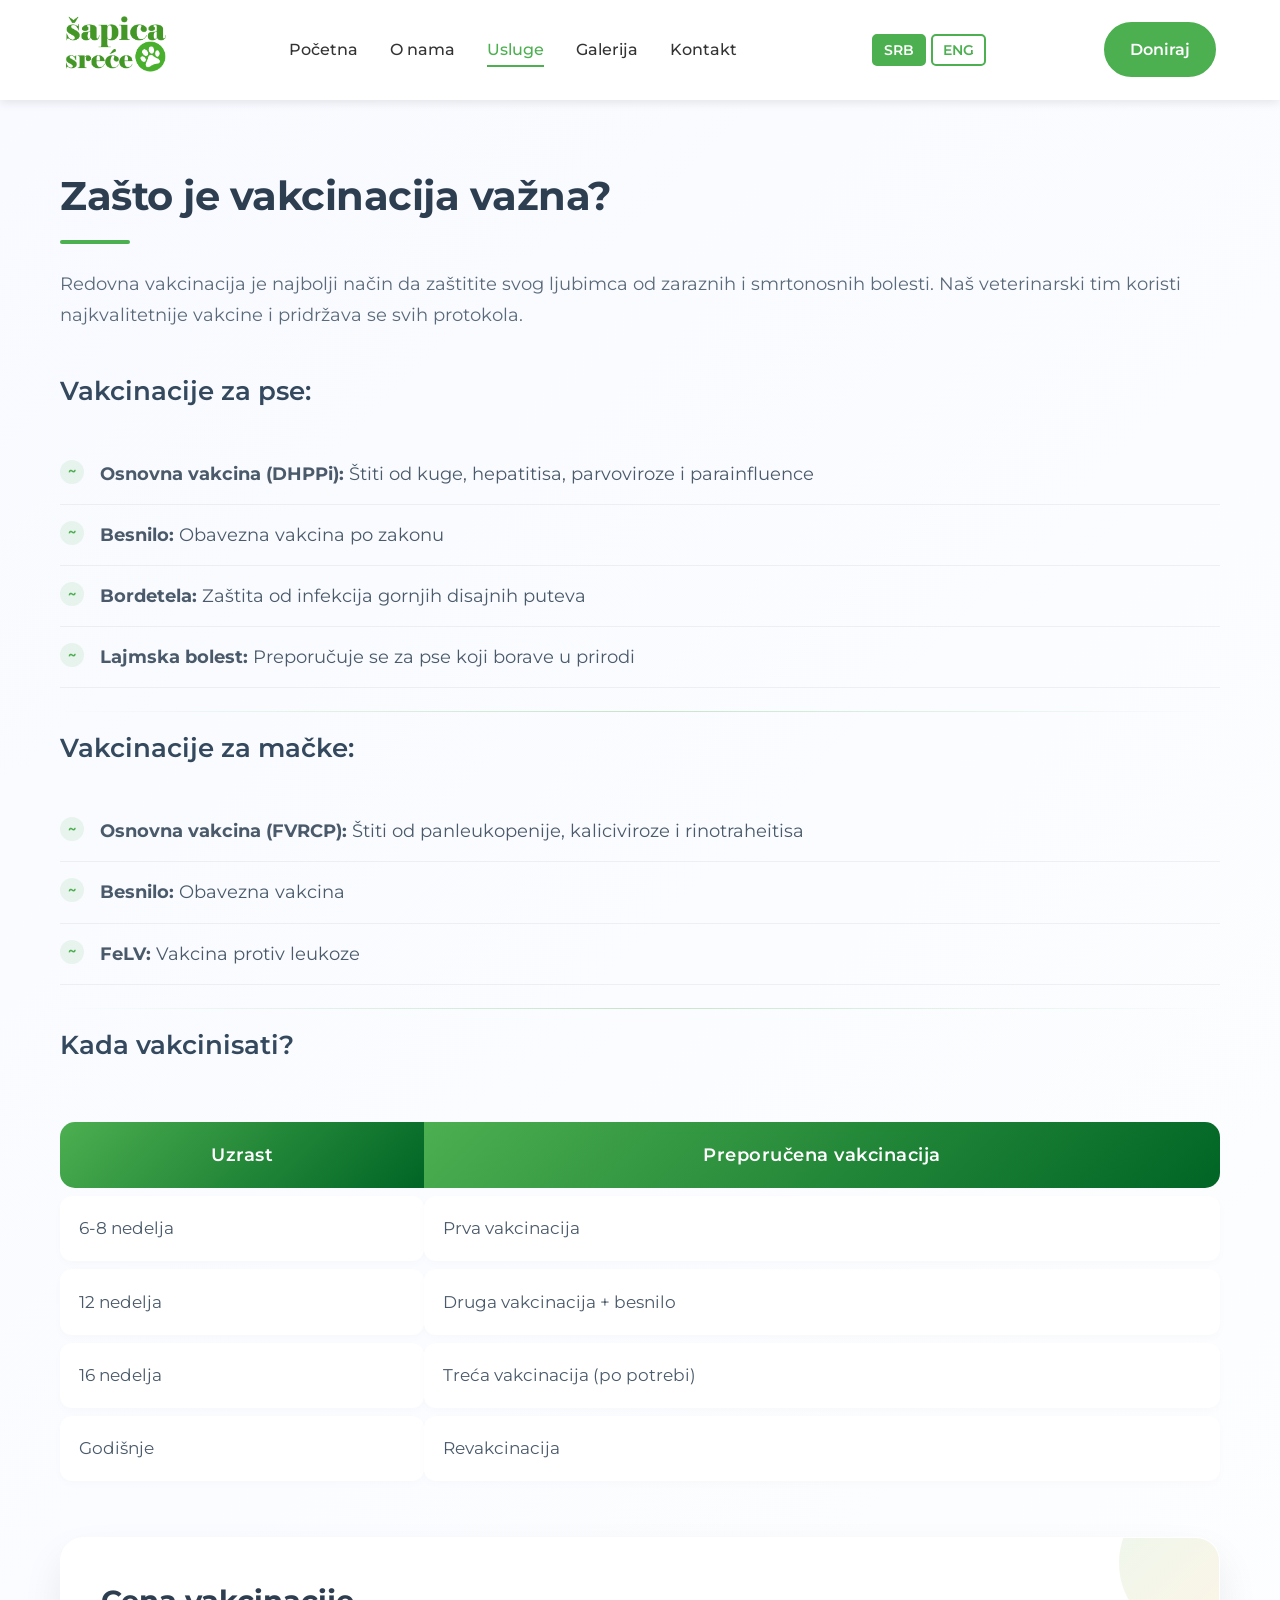
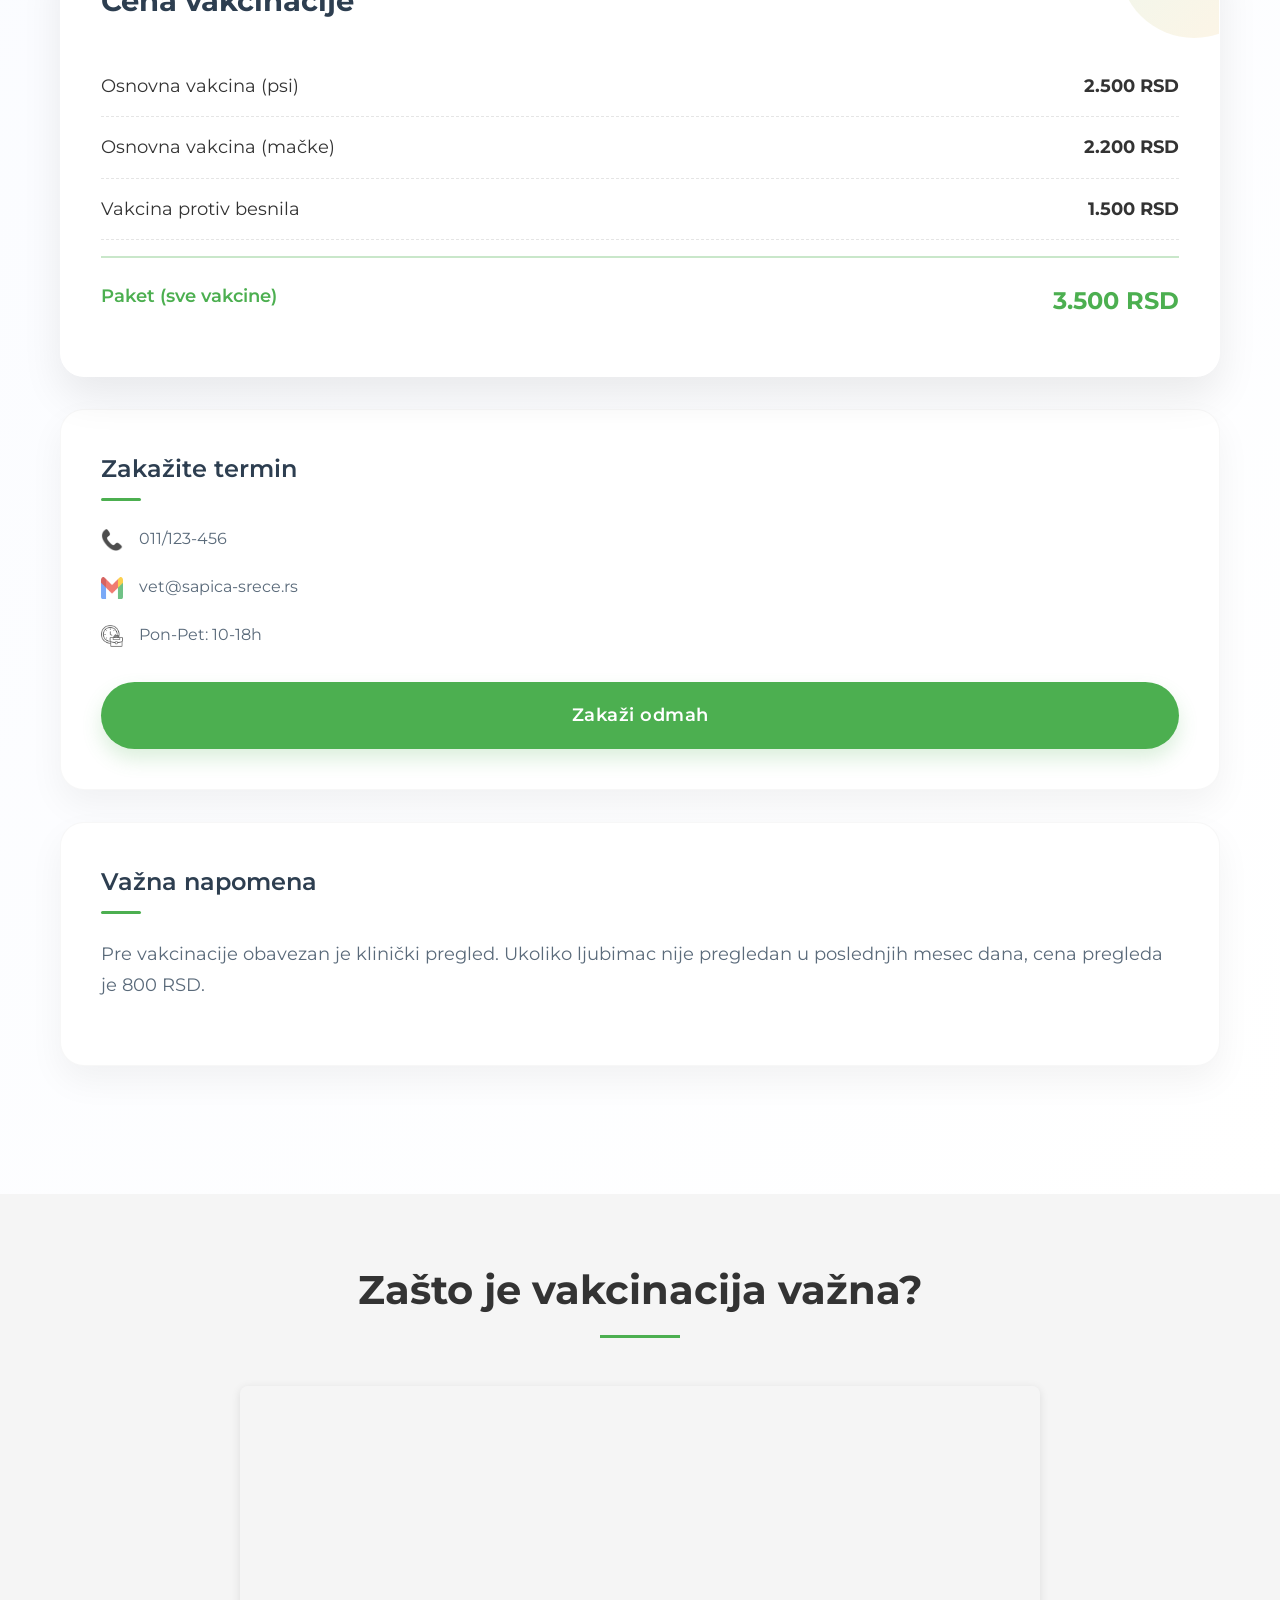
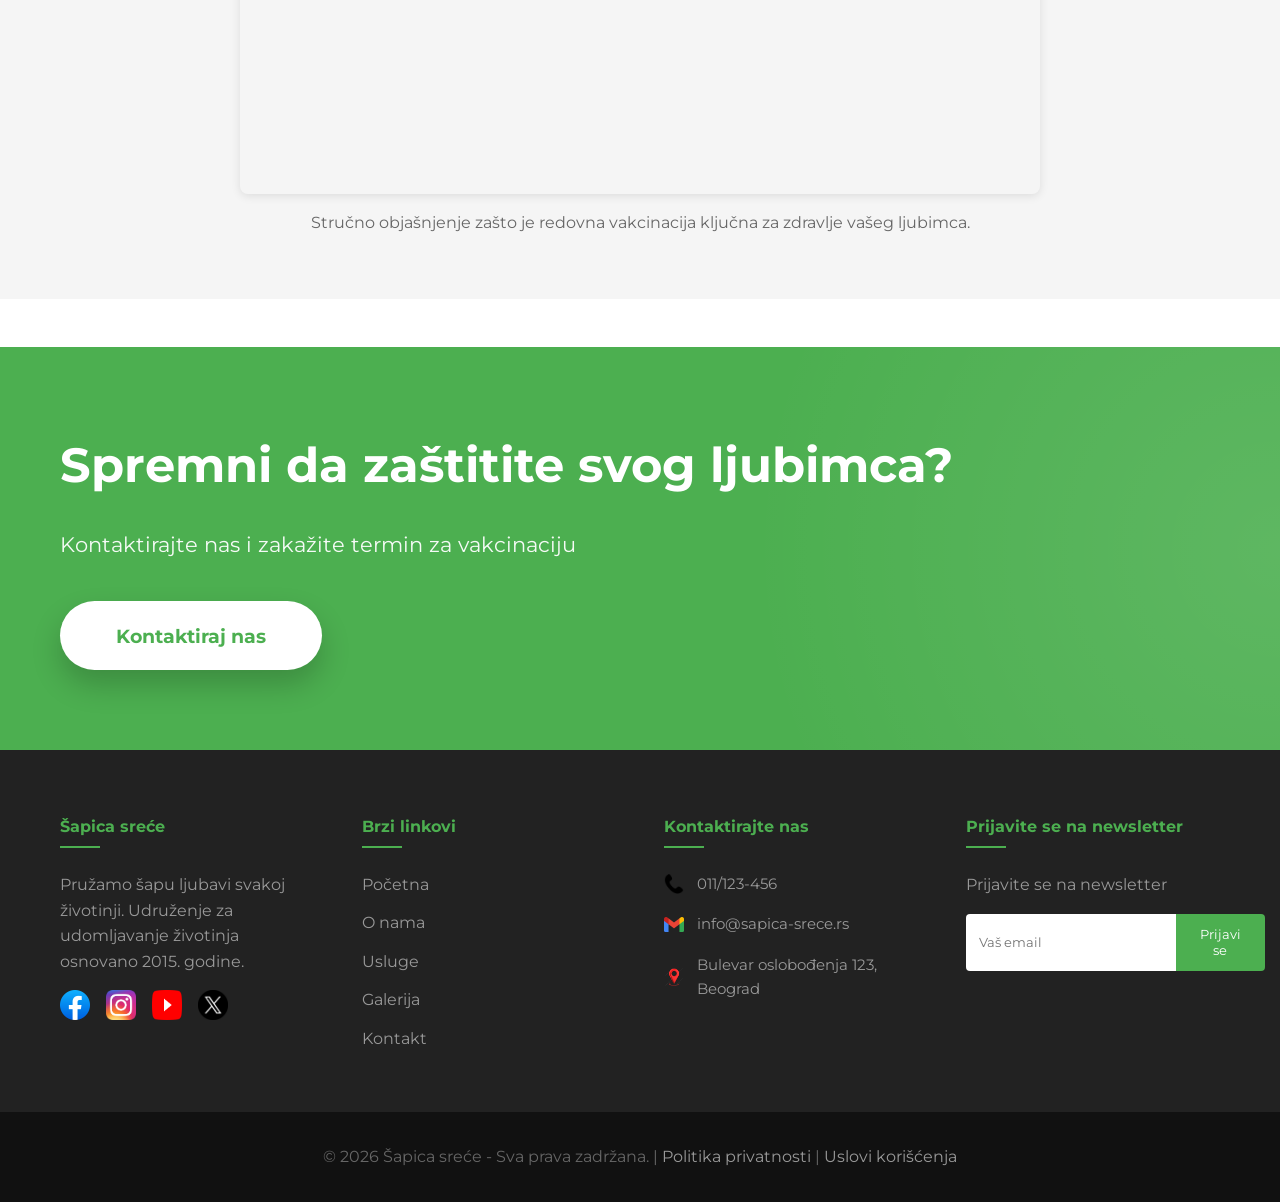
<file: vakcinacije.html>
<!DOCTYPE html>
<html lang="sr">
<head>
    <meta charset="UTF-8">
    <meta name="viewport" content="width=device-width, initial-scale=1.0">

    <meta name="description" content="Vakcinacija pasa i mačaka u Beogradu. Zaštitite svog ljubimca od opasnih bolesti. Povoljne cene, iskusni veterinari.">
    <meta name="keywords" content="vakcinacija pasa, vakcinacija mačaka, vakcine za pse, vakcine za mačke, besnilo, DHPPi, FVRCP, veterinar Beograd">
    <meta name="author" content="Šapica sreće">
    <meta name="robots" content="index, follow">

    <meta property="og:title" content="Vakcinacija pasa i mačaka - Šapica sreće">
    <meta property="og:description" content="Redovna vakcinacija je najbolji način da zaštitite svog ljubimca.">
    <meta property="og:image" content="logotip.png">
    <meta property="og:url" content="https://selenakirhner.github.io/Projekat/vakcinacije.html">
    <meta property="og:type" content="website">

    <meta name="twitter:card" content="summary_large_image">
    <meta name="twitter:title" content="Vakcinacija - Šapica sreće">
    <meta name="twitter:description" content="Zaštitite svog ljubimca vakcinacijom.">
    <meta name="twitter:image" content="logotip.png">
    
    <title>Šapica sreće | Vakcinacije</title>

    <link rel="stylesheet" href="stil.css">
    <link rel="icon" type="image/png" href="sapica.png">
    <script type="application/ld+json">
        {
        "@context": "https://schema.org",
        "@type": "NGO",
        "name": "Šapica sreće",
        "alternateName": "Udruženje za udomljavanje životinja Šapica sreće",
        "url": "https://selenakirhner.github.io/Projekat",
        "logo": "logotip.png",
        "description": "Udruženje za udomljavanje pasa i mačaka. Pružamo šapu ljubavi svakoj životinji.",
        "foundingDate": "2015",
        "email": "info@sapica-srece.rs",
        "telephone": "+38111123456",
        "address": {
            "@type": "PostalAddress",
            "streetAddress": "Bulevar oslobođenja 123",
            "addressLocality": "Beograd",
            "postalCode": "11000",
            "addressCountry": "RS"
        },
        "openingHoursSpecification": [
            {
            "@type": "OpeningHoursSpecification",
            "dayOfWeek": ["Monday", "Tuesday", "Wednesday", "Thursday", "Friday"],
            "opens": "10:00",
            "closes": "18:00"
            },
            {
            "@type": "OpeningHoursSpecification",
            "dayOfWeek": "Saturday",
            "opens": "10:00",
            "closes": "15:00"
            }
        ],
        "sameAs": [
            "https://www.facebook.com/sapicasrece",
            "https://www.instagram.com/sapicasrece"
        ]
        }
    </script>
</head>
<body class="vakcina-stranica">
    <header>
        <nav class="glavna-navigacija">
            <div class="navigacija-kontejner">
                <div class="logo">
                    <a href="index.html">
                        <img src="logotip.png" alt="Šapica sreće logo">
                    </a>
                </div>
                
                <ul class="navigacija-meni">
                    <li><a href="index.html">Početna</a></li>
                    <li><a href="o-nama.html">O nama</a></li>
                    <li class="megameni-okidac">
                        <a href="usluge.html" class="aktivan">Usluge</a>
                        <div class="megameni">
                            <div class="megameni-mreza">
                                <div class="megameni-kolona">
                                    <h3>Udomljavanje</h3>
                                    <ul>
                                        <li><a href="psi.html">Psi</a></li>
                                        <li><a href="macke.html">Mačke</a></li>
                                    </ul>
                                </div>
                                <div class="megameni-kolona">
                                    <h3>Veterinarska pomoć</h3>
                                    <ul>
                                        <li><a href="vakcinacije.html">Vakcinacije</a></li>
                                        <li><a href="sterilizacija.html">Sterilizacija</a></li>
                                        <li><a href="mikrocip.html">Mikročipovanje</a></li>
                                        <li><a href="pregledi.html">Zdravstveni pregledi</a></li>
                                    </ul>
                                </div>
                                <div class="megameni-kolona">
                                    <h3>Volontiranje</h3>
                                    <ul>
                                        <li><a href="volontiranje.html">Postani volonter</a></li>
                                        <li><a href="donacije.html">Donacije</a></li>
                                    </ul>
                                </div>
                            </div>
                        </div>
                    </li>
                    <li><a href="galerija.html">Galerija</a></li>
                    <li><a href="kontakt.html">Kontakt</a></li>
                </ul>

                <div class="jezik-selektor">
                    <button class="jezik-dugme aktivan" data-lang="sr">SRB</button>
                    <button class="jezik-dugme" data-lang="en">ENG</button>
                </div>
                <a href="donacije.html" class="doniraj-dugme pulsirajuca-animacija">Doniraj</a>

                <button class="hamburger-meni">
                    <span></span>
                    <span></span>
                    <span></span>
                </button>
            </div>
        </nav>
    </header>

    <main>
        <section class="usluga-detalj">
            <div class="kontejner">
                <div class="row">
                    <div class="col-lg-8">
                        <h2>Zašto je vakcinacija važna?</h2>
                        <p>Redovna vakcinacija je najbolji način da zaštitite svog ljubimca od zaraznih i smrtonosnih bolesti. Naš veterinarski tim koristi najkvalitetnije vakcine i pridržava se svih protokola.</p>
                        
                        <h3>Vakcinacije za pse:</h3>
                        <ul class="usluga-lista">
                            <li><strong>Osnovna vakcina (DHPPi):</strong> Štiti od kuge, hepatitisa, parvoviroze i parainfluence</li>
                            <li><strong>Besnilo:</strong> Obavezna vakcina po zakonu</li>
                            <li><strong>Bordetela:</strong> Zaštita od infekcija gornjih disajnih puteva</li>
                            <li><strong>Lajmska bolest:</strong> Preporučuje se za pse koji borave u prirodi</li>
                        </ul>
                        
                        <h3>Vakcinacije za mačke:</h3>
                        <ul class="usluga-lista">
                            <li><strong>Osnovna vakcina (FVRCP):</strong> Štiti od panleukopenije, kaliciviroze i rinotraheitisa</li>
                            <li><strong>Besnilo:</strong> Obavezna vakcina</li>
                            <li><strong>FeLV:</strong> Vakcina protiv leukoze</li>
                        </ul>
                        
                        <h3>Kada vakcinisati?</h3>
                        <table class="vakcina-tabela">
                            <tr>
                                <th>Uzrast</th>
                                <th>Preporučena vakcinacija</th>
                            </tr>
                            <tr>
                                <td>6-8 nedelja</td>
                                <td>Prva vakcinacija</td>
                            </tr>
                            <tr>
                                <td>12 nedelja</td>
                                <td>Druga vakcinacija + besnilo</td>
                            </tr>
                            <tr>
                                <td>16 nedelja</td>
                                <td>Treća vakcinacija (po potrebi)</td>
                            </tr>
                            <tr>
                                <td>Godišnje</td>
                                <td>Revakcinacija</td>
                            </tr>
                        </table>
                    </div>

                    <div class="col-lg-4">
                        <div class="cena-kartica">
                            <h4>Cena vakcinacije</h4>
                            <div class="cena-stavka">
                                <span>Osnovna vakcina (psi)</span>
                                <strong>2.500 RSD</strong>
                            </div>
                            <div class="cena-stavka">
                                <span>Osnovna vakcina (mačke)</span>
                                <strong>2.200 RSD</strong>
                            </div>
                            <div class="cena-stavka">
                                <span>Vakcina protiv besnila</span>
                                <strong>1.500 RSD</strong>
                            </div>
                            <div class="cena-stavka ukupno">
                                <span>Paket (sve vakcine)</span>
                                <strong>3.500 RSD</strong>
                            </div>
                        </div>
                        
                        <div class="kontakt-bocno">
                            <h4>Zakažite termin</h4>
                            <p><img src="podnozje/telefon-ikonica.png" alt="Telefon"> 011/123-456</p>
                            <p><img src="podnozje/email-ikonica.png" alt="Email"> vet@sapica-srece.rs</p>
                            <p><img src="usluge/ikonica-radnoVreme.png" alt="Radno vreme"> Pon-Pet: 10-18h</p>
                            <a href="kontakt.html" class="dugme-bocno">Zakaži odmah</a>
                        </div>
                        
                        <div class="napomena-kartica">
                            <h4>Važna napomena</h4>
                            <p>Pre vakcinacije obavezan je klinički pregled. Ukoliko ljubimac nije pregledan u poslednjih mesec dana, cena pregleda je 800 RSD.</p>
                        </div>
                    </div>
                </div>
            </div>
        </section>

        <section class="video-sekcija">
            <div class="kontejner">
                <h2 class="sekcija-naslov text-center">Zašto je vakcinacija važna?</h2>
                <div class="video-omotac">
                    <iframe width="100%" height="400" 
                        src="https://www.youtube.com/embed/0zyNzDtBCfI"
                        title="Razumevanje vakcinacije pasa" 
                        frameborder="0" 
                        allow="accelerometer; autoplay; clipboard-write; encrypted-media; gyroscope; picture-in-picture" 
                        allowfullscreen>
                    </iframe>
                </div>
                <p class="video-natpis">Stručno objašnjenje zašto je redovna vakcinacija ključna za zdravlje vašeg ljubimca.</p>
            </div>
        </section>

        <section class="akcija-sekcija">
            <div class="kontejner text-center">
                <h2>Spremni da zaštitite svog ljubimca?</h2>
                <p>Kontaktirajte nas i zakažite termin za vakcinaciju</p>
                <a href="kontakt.html" class="dugme-akcija">Kontaktiraj nas</a>
            </div>
        </section>
    </main>

    <footer>
        <div class="podnozje-sadrzaj">
            <div class="podnozje-sekcija">
                <h4>Šapica sreće</h4>
                <p>Pružamo šapu ljubavi svakoj životinji. Udruženje za udomljavanje životinja osnovano 2015. godine.</p>
                
                <div class="drustvene-ikonice">
                    <a href="#" aria-label="Facebook"><img src="podnozje/fb-ikonica.png" alt="Facebook"></a>
                    <a href="#" aria-label="Instagram"><img src="podnozje/Instagram_ikonica.png" alt="Instagram"></a>
                    <a href="#" aria-label="YouTube"><img src="podnozje/yt-ikonica.png" alt="YouTube"></a>
                    <a href="#" aria-label="Twitter"><img src="podnozje/X_ikonica.png" alt="Twitter"></a>
                </div>
            </div>

            <div class="podnozje-sekcija">
                <h4>Brzi linkovi</h4>
                <ul class="podnozje-linkovi">
                    <li><a href="index.html">Početna</a></li>
                    <li><a href="o-nama.html">O nama</a></li>
                    <li><a href="usluge.html">Usluge</a></li>
                    <li><a href="galerija.html">Galerija</a></li>
                    <li><a href="kontakt.html">Kontakt</a></li>
                </ul>
            </div>

            <div class="podnozje-sekcija">
                <h4>Kontaktirajte nas</h4>
                <ul class="kontakt-informacije">
                    <li><img src="podnozje/telefon-ikonica.png" alt="Telefon"> 011/123-456</li>
                    <li><img src="podnozje/email-ikonica.png" alt="Email"> info@sapica-srece.rs</li>
                    <li><img src="podnozje/lokacija-ikonica.png" alt="Lokacija"> Bulevar oslobođenja 123, Beograd</li>
                </ul>
            </div>

            <div class="podnozje-sekcija">
                <h4>Prijavite se na newsletter</h4>
                <p>Budite u toku sa novostima</p>
                <form class="novine-forma">
                    <input type="email" placeholder="Vaš email" required>
                    <button type="submit">Prijavi se</button>
                </form>
            </div>
        </div>
        
        <div class="podnozje-dno">
            <p>&copy; 2026 Šapica sreće - Sva prava zadržana. | <a href="politika-privatnosti.html">Politika privatnosti</a> | <a href="uslovi.html">Uslovi korišćenja</a></p>
        </div>
    </footer>
    
    <script src="skripte/jquery-3.6.0.min.js"></script>
    <script src="glavni.js"></script>
    <script src="jezik.js"></script>
</body>
</html>
</file>
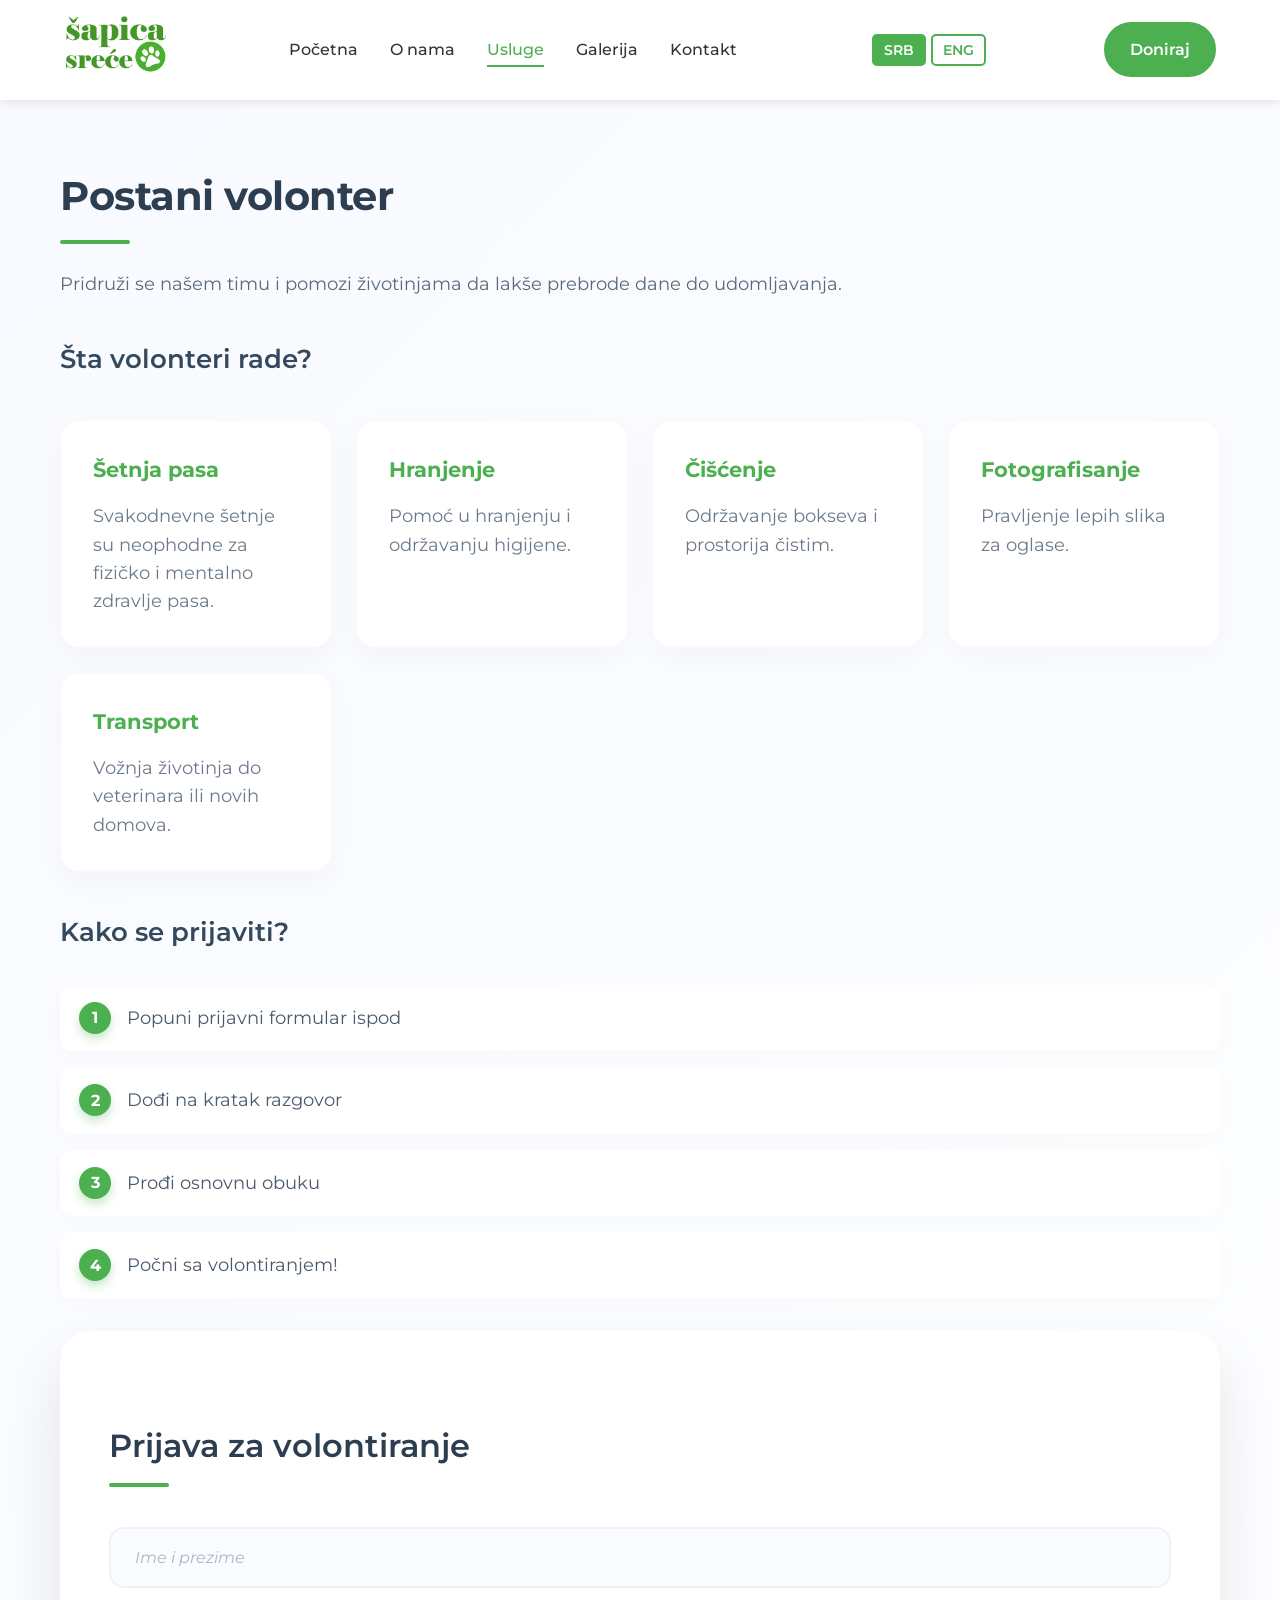
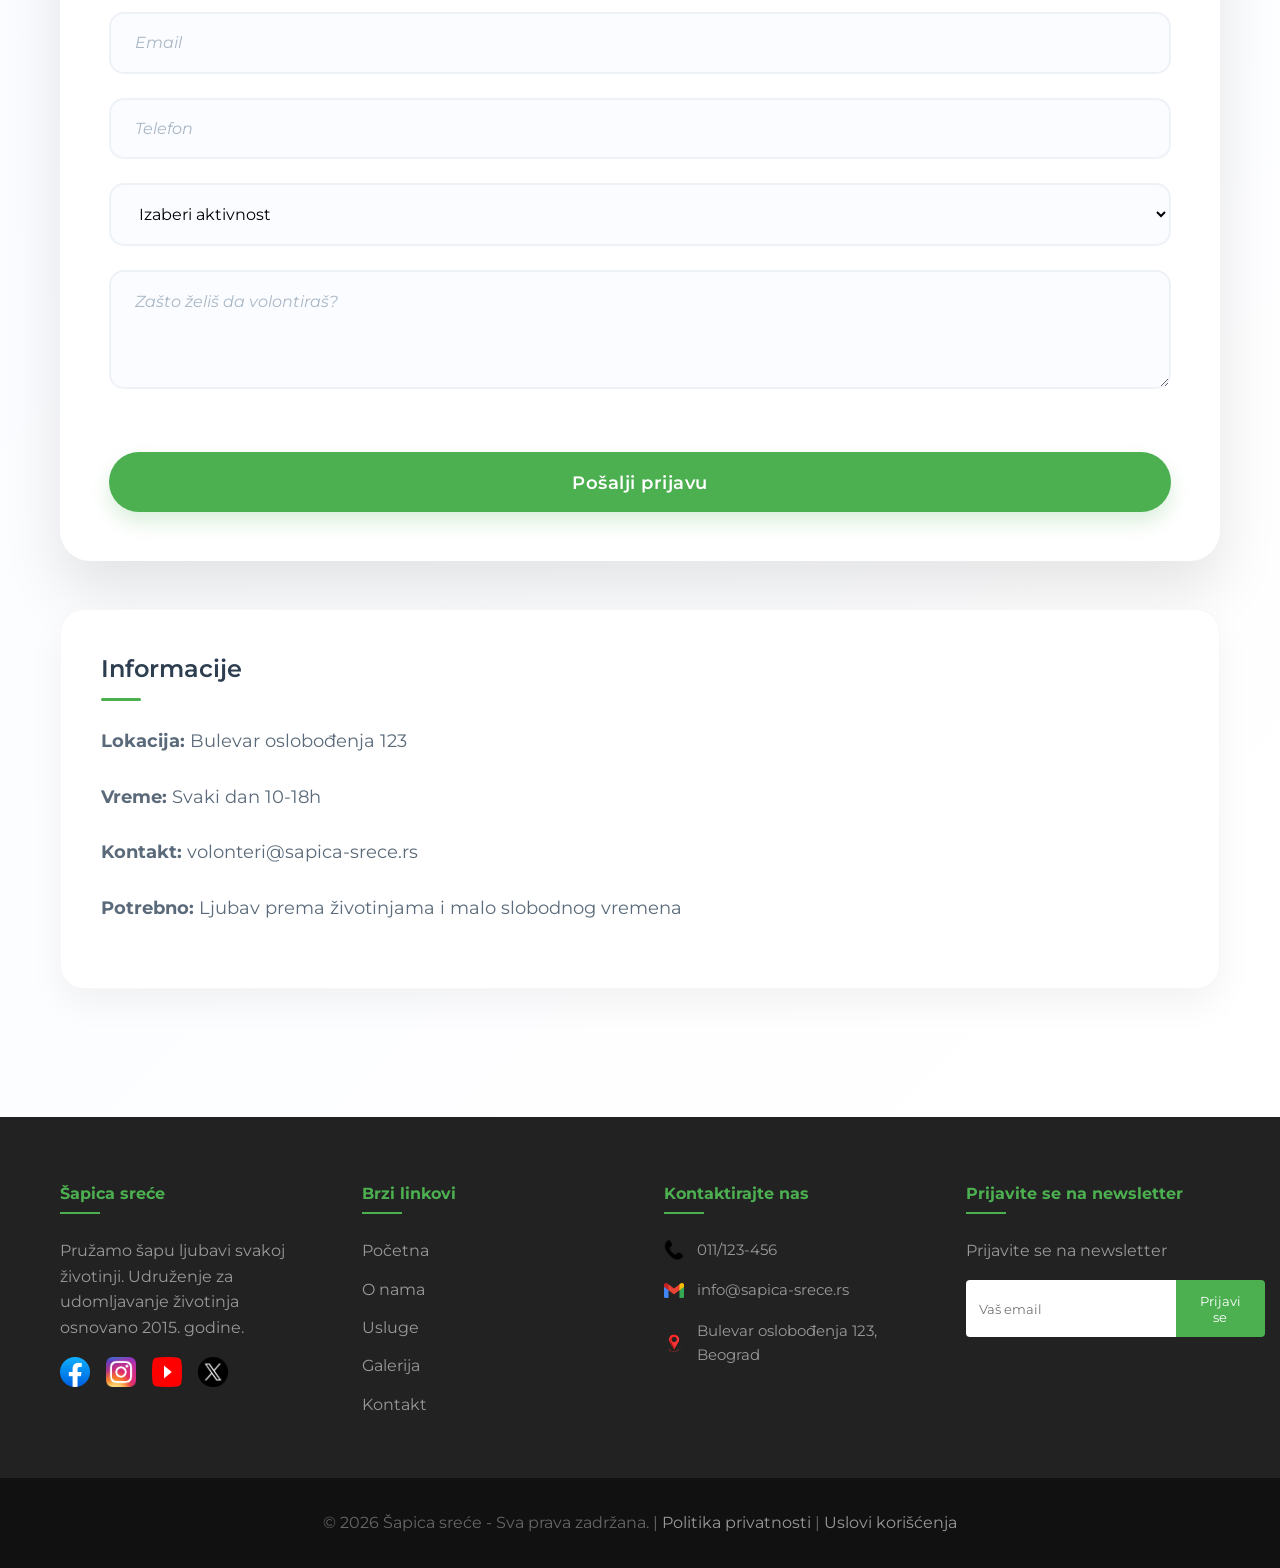
<file: volontiranje.html>
<!DOCTYPE html>
<html lang="sr">
<head>
    <meta charset="UTF-8">
    <meta name="viewport" content="width=device-width, initial-scale=1.0">
    
    <meta name="description" content="Postanite volonter u Šapica sreće. Šetnja pasa, hranjenje, čišćenje, fotografisanje. Pridružite se našem timu i pomozite životinjama.">
    <meta name="keywords" content="volontiranje, volonteri, pomoć životinjama, prijava za volontiranje, volonterski rad, druženje sa psima, druženje sa mačkama">
    <meta name="author" content="Šapica sreće">
    <meta name="robots" content="index, follow">

    <meta property="og:title" content="Volontiranje - Šapica sreće">
    <meta property="og:description" content="Pridružite se našem timu volontera i pomozite životinjama.">
    <meta property="og:image" content="logotip.png">
    <meta property="og:url" content="https://selenakirhner.github.io/Projekat/volontiranje.html">
    <meta property="og:type" content="website">

    <meta name="twitter:card" content="summary_large_image">
    <meta name="twitter:title" content="Volontiranje - Šapica sreće">
    <meta name="twitter:description" content="Postani volonter i pomozi životinjama.">
    <meta name="twitter:image" content="logotip.png">
    
    <title>Šapica sreće | Volontiranje</title>

    <link rel="stylesheet" href="stil.css">
    <link rel="icon" type="image/png" href="sapica.png">
    <script type="application/ld+json">
        {
        "@context": "https://schema.org",
        "@type": "NGO",
        "name": "Šapica sreće",
        "alternateName": "Udruženje za udomljavanje životinja Šapica sreće",
        "url": "https://selenakirhner.github.io/Projekat",
        "logo": "logotip.png",
        "description": "Udruženje za udomljavanje pasa i mačaka. Pružamo šapu ljubavi svakoj životinji.",
        "foundingDate": "2015",
        "email": "info@sapica-srece.rs",
        "telephone": "+38111123456",
        "address": {
            "@type": "PostalAddress",
            "streetAddress": "Bulevar oslobođenja 123",
            "addressLocality": "Beograd",
            "postalCode": "11000",
            "addressCountry": "RS"
        },
        "openingHoursSpecification": [
            {
            "@type": "OpeningHoursSpecification",
            "dayOfWeek": ["Monday", "Tuesday", "Wednesday", "Thursday", "Friday"],
            "opens": "10:00",
            "closes": "18:00"
            },
            {
            "@type": "OpeningHoursSpecification",
            "dayOfWeek": "Saturday",
            "opens": "10:00",
            "closes": "15:00"
            }
        ],
        "sameAs": [
            "https://www.facebook.com/sapica-srece",
            "https://www.instagram.com/sapica-srece"
        ]
        }
    </script>
</head>
<body class="volontiranje-stranica">
    <header>
        <nav class="glavna-navigacija">
            <div class="navigacija-kontejner">
                <div class="logo">
                    <a href="index.html">
                        <img src="logotip.png" alt="Šapica sreće - Udruženje za udomljavanje životinja">
                    </a>
                </div>

                <ul class="navigacija-meni">
                    <li><a href="index.html">Početna</a></li>
                    <li><a href="o-nama.html">O nama</a></li>

                    <li class="megameni-okidac">
                        <a href="usluge.html" class="aktivan">Usluge</a>
                        <div class="megameni">
                            <div class="megameni-mreza">
                                <div class="megameni-kolona">
                                    <h3>Udomljavanje</h3>
                                    <ul>
                                        <li><a href="psi.html">Psi za udomljavanje</a></li>
                                        <li><a href="macke.html">Mačke za udomljavanje</a></li>
                                    </ul>
                                </div>
                                <div class="megameni-kolona">
                                    <h3>Veterinarska pomoć</h3>
                                    <ul>
                                        <li><a href="vakcinacije.html">Vakcinacije</a></li>
                                        <li><a href="sterilizacija.html">Sterilizacija</a></li>
                                        <li><a href="mikrocip.html">Mikročipovanje</a></li>
                                        <li><a href="pregledi.html">Zdravstveni pregledi</a></li>
                                    </ul>
                                </div>
                                <div class="megameni-kolona">
                                    <h3>Volontiranje</h3>
                                    <ul>
                                        <li><a href="volontiranje.html">Postani volonter</a></li>
                                        <li><a href="donacije.html">Donacije</a></li>
                                    </ul>
                                </div>
                            </div>
                        </div>
                    </li>
                    
                    <li><a href="galerija.html">Galerija</a></li>
                    <li><a href="kontakt.html">Kontakt</a></li>
                </ul>
                
                <div class="jezik-selektor">
                    <button class="jezik-dugme aktivan" data-lang="sr">SRB</button>
                    <button class="jezik-dugme" data-lang="en">ENG</button>
                </div>
                <a href="donacije.html" class="doniraj-dugme pulsirajuca-animacija">Doniraj</a>
                
                <button class="hamburger-meni">
                    <span></span>
                    <span></span>
                    <span></span>
                </button>
            </div>
        </nav>
    </header>

    <main>
        <section class="usluga-detalj">
            <div class="kontejner">
                <div class="row">
                    <div class="col-lg-8">
                        <h2>Postani volonter</h2>
                        <p>Pridruži se našem timu i pomozi životinjama da lakše prebrode dane do udomljavanja.</p>
                        
                        <h3>Šta volonteri rade?</h3>
                        <div class="volonterske-aktivnosti">
                            <div class="aktivnost">
                                <h4>Šetnja pasa</h4>
                                <p>Svakodnevne šetnje su neophodne za fizičko i mentalno zdravlje pasa.</p>
                            </div>
                            <div class="aktivnost">
                                <h4>Hranjenje</h4>
                                <p>Pomoć u hranjenju i održavanju higijene.</p>
                            </div>
                            <div class="aktivnost">
                                <h4>Čišćenje</h4>
                                <p>Održavanje bokseva i prostorija čistim.</p>
                            </div>
                            <div class="aktivnost">
                                <h4>Fotografisanje</h4>
                                <p>Pravljenje lepih slika za oglase.</p>
                            </div>
                            <div class="aktivnost">
                                <h4>Transport</h4>
                                <p>Vožnja životinja do veterinara ili novih domova.</p>
                            </div>
                        </div>
                        
                        <h3>Kako se prijaviti?</h3>
                        <ol class="usluga-koraci">
                            <li>Popuni prijavni formular ispod</li>
                            <li>Dođi na kratak razgovor</li>
                            <li>Prođi osnovnu obuku</li>
                            <li>Počni sa volontiranjem!</li>
                        </ol>

                        <form class="volonterska-forma" 
                            action="https://formspree.io/f/xwvrkdew" 
                            method="POST" 
                            enctype="multipart/form-data"
                            accept-charset="UTF-8">
                            
                            <h3>Prijava za volontiranje</h3>
                            
                            <input type="text" name="Ime i prezime" placeholder="Ime i prezime" required>
                            <input type="email" name="Email" placeholder="Email" required>
                            <input type="tel" name="Telefon" placeholder="Telefon" required>
                            
                            <select name="Aktivnost" required>
                                <option value="">Izaberi aktivnost</option>
                                <option value="Šetnja pasa">Šetnja pasa</option>
                                <option value="Hranjenje">Hranjenje</option>
                                <option value="Čišćenje">Čišćenje</option>
                                <option value="Fotografisanje">Fotografisanje</option>
                                <option value="Transport">Transport</option>
                                <option value="Sve">Sve</option>
                            </select>
                            
                            <textarea name="Poruka" placeholder="Zašto želiš da volontiraš?" rows="4"></textarea>
                            
                            <button type="submit" class="dugme-slanje">Pošalji prijavu</button>
                        </form>
                    </div>
                    
                    <div class="col-lg-4">
                        <div class="info-kartica">
                            <h4>Informacije</h4>
                            <p><strong>Lokacija:</strong> Bulevar oslobođenja 123</p>
                            <p><strong>Vreme:</strong> Svaki dan 10-18h</p>
                            <p><strong>Kontakt:</strong> volonteri@sapica-srece.rs</p>
                            <p><strong>Potrebno:</strong> Ljubav prema životinjama i malo slobodnog vremena</p>
                        </div>
                    </div>
                </div>
            </div>
        </section>
    </main>

    <footer>
        <div class="podnozje-sadrzaj">
            <div class="podnozje-sekcija">
                <h4>Šapica sreće</h4>
                <p>Pružamo šapu ljubavi svakoj životinji. Udruženje za udomljavanje životinja osnovano 2015. godine.</p>
                
                <div class="drustvene-ikonice">
                    <a href="#" aria-label="Facebook"><img src="podnozje/fb-ikonica.png" alt="Facebook"></a>
                    <a href="#" aria-label="Instagram"><img src="podnozje/Instagram_ikonica.png" alt="Instagram"></a>
                    <a href="#" aria-label="YouTube"><img src="podnozje/yt-ikonica.png" alt="YouTube"></a>
                    <a href="#" aria-label="Twitter"><img src="podnozje/X_ikonica.png" alt="Twitter"></a>
                </div>
            </div>

            <div class="podnozje-sekcija">
                <h4>Brzi linkovi</h4>
                <ul class="podnozje-linkovi">
                    <li><a href="index.html">Početna</a></li>
                    <li><a href="o-nama.html">O nama</a></li>
                    <li><a href="usluge.html">Usluge</a></li>
                    <li><a href="galerija.html">Galerija</a></li>
                    <li><a href="kontakt.html">Kontakt</a></li>
                </ul>
            </div>

            <div class="podnozje-sekcija">
                <h4>Kontaktirajte nas</h4>
                <ul class="kontakt-informacije">
                    <li><img src="podnozje/telefon-ikonica.png" alt="Telefon"> 011/123-456</li>
                    <li><img src="podnozje/email-ikonica.png" alt="Email"> info@sapica-srece.rs</li>
                    <li><img src="podnozje/lokacija-ikonica.png" alt="Lokacija"> Bulevar oslobođenja 123, Beograd</li>
                </ul>
            </div>

            <div class="podnozje-sekcija">
                <h4>Prijavite se na newsletter</h4>
                <p>Budite u toku sa novostima</p>
                <form class="novine-forma">
                    <input type="email" placeholder="Vaš email" required>
                    <button type="submit">Prijavi se</button>
                </form>
            </div>
        </div>
        
        <div class="podnozje-dno">
            <p>&copy; 2026 Šapica sreće - Sva prava zadržana. | <a href="politika-privatnosti.html">Politika privatnosti</a> | <a href="uslovi.html">Uslovi korišćenja</a></p>
        </div>
    </footer>

    <script src="skripte/jquery-3.6.0.min.js"></script>
    <script src="glavni.js"></script>
    <script src="jezik.js"></script>
</body>
</html>
</file>
<file: stil.css>
/* ===== 1. RESET I OSNOVNI STILOVI ===== */
* {
    margin: 0;
    padding: 0;
    box-sizing: border-box;
}

:root {
    --primarna-boja: #4CAF50;
    --boja-teksta: #333333;
    --svetlo-siva: #f5f5f5;
    --tamno-siva: #666666;
    --bela: #ffffff;
    --crna: #000000;
    --senka: 0 2px 10px rgba(0, 0, 0, 0.1);
    --senka-hover: 0 5px 20px rgba(0, 0, 0, 0.15);
    --prelaz: all 0.3s ease;
}

@font-face {
    font-family: 'Montserrat';
    src: url('Lavishly_Yours,Montserrat/Montserrat/Montserrat-VariableFont_wght.ttf') format('truetype');
    font-weight: 100 900;
    font-style: normal;
    font-display: swap;
}

@font-face {
    font-family: 'Montserrat';
    src: url('Lavishly_Yours,Montserrat/Montserrat/Montserrat-Italic-VariableFont_wght.ttf') format('truetype');
    font-weight: 100 900;
    font-style: italic;
    font-display: swap;
}

* {
    font-family: 'Montserrat', 'Segoe UI', system-ui, -apple-system, sans-serif;
}

html {
    scroll-behavior: smooth;
    font-size: 16px;
}

body {
    font-family: 'Montserrat', 'Segoe UI', sans-serif;
    color: var(--boja-teksta);
    line-height: 1.6;
    overflow-x: hidden;
}

.kontejner {
    max-width: 1200px;
    margin: 0 auto;
    padding: 0 20px;
}

/* ===== 2. TIPOGRAFIJA ===== */
.sekcija-naslov {
    font-size: 2.5rem;
    text-align: center;
    margin-bottom: 3rem;
    position: relative;
    padding-bottom: 1rem;
}

.sekcija-naslov::after {
    content: '';
    position: absolute;
    bottom: 0;
    left: 50%;
    transform: translateX(-50%);
    width: 80px;
    height: 3px;
    background: var(--primarna-boja);
}

.sekcija-naslov.levo-poravnanje::after {
    left: 0;
    transform: none;
}

.strana-hero {
    height: 300px;
    background-size: cover;
    background-position: center;
    display: flex;
    align-items: center;
    justify-content: center;
    text-align: center;
    color: var(--bela);
    position: relative;
}

.hero-sadrzaj h1 {
    font-size: 3rem;
    margin-bottom: 1rem;
    animation: uletiDole 1s;
}

.hero-sadrzaj p {
    font-size: 1.2rem;
    animation: uletiGore 1s;
}

.hero-sadrzaj1 h1 {
    font-size: 3rem;
    margin-bottom: 1rem;
    animation: uletiDole 1s;
}

.hero-sadrzaj1 p {
    font-size: 1.2rem;
    animation: uletiGore 1s;
}

/* ===== 3. DUGMAD ===== */
.dugme-okvir {
    display: inline-block;
    padding: 1rem 2rem;
    border: 2px solid var(--primarna-boja);
    color: var(--primarna-boja);
    text-decoration: none;
    border-radius: 50px;
    transition: var(--prelaz);
}

.dugme-okvir:hover {
    background: var(--primarna-boja);
    color: var(--bela);
}

.dugme-primarno {
    display: inline-block;
    padding: 1rem 2rem;
    background: var(--primarna-boja);
    color: var(--bela);
    text-decoration: none;
    border-radius: 50px;
    transition: var(--prelaz);
    border: 2px solid var(--primarna-boja);
}

.dugme-primarno:hover {
    background: transparent;
    color: var(--primarna-boja);
}

.dugme-usluga {
    display: inline-block;
    padding: 0.8rem 2rem;
    background: transparent;
    color: var(--primarna-boja);
    text-decoration: none;
    border: 2px solid var(--primarna-boja);
    border-radius: 50px;
    font-weight: 600;
    transition: all 0.3s ease;
    font-size: 0.95rem;
    letter-spacing: 0.5px;
}

.dugme-usluga:hover {
    background: var(--primarna-boja);
    color: white;
    transform: translateY(-2px);
    box-shadow: 0 5px 15px rgba(76, 175, 80, 0.3);
}

.dugme-malo {
    display: inline-block;
    margin: 0 1rem 1rem;
    padding: 0.5rem 1.5rem;
    background: var(--primarna-boja);
    color: white;
    text-decoration: none;
    border-radius: 5px;
    transition: 0.3s;
}

.dugme-malo:hover {
    background: var(--primarna-boja);
}

.dugme-bocno {
    display: block;
    width: 100%;
    padding: 1.2rem;
    background: var(--primarna-boja);
    color: white;
    text-align: center;
    text-decoration: none;
    border-radius: 50px;
    margin-top: 2rem;
    transition: all 0.3s ease;
    font-weight: 600;
    font-size: 1.1rem;
    letter-spacing: 0.5px;
    border: none;
    box-shadow: 0 10px 20px rgba(76, 175, 80, 0.2);
}

.dugme-bocno:hover {
    transform: translateY(-3px);
    box-shadow: 0 15px 30px rgba(76, 175, 80, 0.3);
}

.dugme-akcija {
    display: inline-block;
    padding: 1.2rem 3.5rem;
    background: white;
    color: var(--primarna-boja);
    text-decoration: none;
    border-radius: 50px;
    font-weight: 700;
    font-size: 1.2rem;
    transition: all 0.3s ease;
    box-shadow: 0 15px 30px rgba(0, 0, 0, 0.2);
    position: relative;
    z-index: 1;
}

.dugme-akcija:hover {
    background: transparent;
    color: white;
    transform: translateY(-5px);
    box-shadow: 0 25px 40px rgba(0, 0, 0, 0.3);
}

.dugme-slanje {
    display: block;
    width: 100%;
    padding: 1.2rem;
    background: var(--primarna-boja);
    color: white;
    text-align: center;
    text-decoration: none;
    border-radius: 50px;
    margin-top: 2rem;
    transition: all 0.3s ease;
    font-weight: 600;
    font-size: 1.1rem;
    letter-spacing: 0.5px;
    border: none;
    box-shadow: 0 10px 20px rgba(76, 175, 80, 0.2);
}

.dugme-slanje:hover {
    transform: translateY(-3px);
    box-shadow: 0 15px 30px rgba(76, 175, 80, 0.3);
}

/* ===== 4. NAVIGACIJA ===== */
.glavna-navigacija {
    background: var(--bela);
    box-shadow: var(--senka);
    position: sticky;
    top: 0;
    z-index: 1000;
}

.navigacija-kontejner {
    display: flex;
    justify-content: space-between;
    align-items: center;
    padding: 1rem 5%;
    max-width: 1400px;
    margin: 0 auto;
}

.logo img {
    height: 60px;
    transition: var(--prelaz);
}

.logo img:hover {
    transform: scale(1.05);
}

.navigacija-meni {
    display: flex;
    list-style: none;
    gap: 2rem;
}

.navigacija-meni li {
    position: relative;
}

.navigacija-meni a {
    text-decoration: none;
    color: var(--boja-teksta);
    font-weight: 500;
    padding: 0.5rem 0;
    transition: var(--prelaz);
    position: relative;
}

.navigacija-meni a::after {
    content: '';
    position: absolute;
    bottom: 0;
    left: 0;
    width: 0;
    height: 2px;
    background: var(--primarna-boja);
    transition: var(--prelaz);
}

.navigacija-meni a.aktivan::after,
.navigacija-meni a:hover::after {
    width: 100%;
}

.navigacija-meni a:hover,
.navigacija-meni a.aktivan {
    color: var(--primarna-boja);
}

/* Mega meni */
.megameni-okidac {
    position: relative;
}

.megameni {
    position: absolute;
    top: 100%;
    left: -100px;
    width: 600px;
    background: var(--bela);
    box-shadow: var(--senka-hover);
    border-radius: 8px;
    opacity: 0;
    visibility: hidden;
    transition: var(--prelaz);
    padding: 2rem;
    z-index: 1000;
}

.megameni-okidac:hover .megameni {
    opacity: 1;
    visibility: visible;
    transform: translateY(10px);
}

.megameni-mreza {
    display: grid;
    grid-template-columns: repeat(3, 1fr);
    gap: 2rem;
}

.megameni-kolona h3 {
    color: var(--primarna-boja);
    margin-bottom: 1rem;
    font-size: 1.1rem;
}

.megameni-kolona ul {
    list-style: none;
}

.megameni-kolona ul li {
    margin-bottom: 0.5rem;
}

.megameni-kolona ul li a {
    color: var(--tamno-siva);
    font-size: 0.9rem;
    padding: 0.2rem 0;
    display: inline-block;
}

.megameni-kolona ul li a:hover {
    color: var(--primarna-boja);
    padding-left: 5px;
}

/* Doniraj dugme */
.doniraj-dugme {
    background: var(--primarna-boja);
    color: var(--bela);
    padding: 0.8rem 1.5rem;
    border-radius: 50px;
    text-decoration: none;
    font-weight: 600;
    transition: var(--prelaz);
    border: 2px solid var(--primarna-boja);
}

.doniraj-dugme:hover {
    background: transparent;
    color: var(--primarna-boja);
    transform: translateY(-2px);
}

/* Hamburger meni */
.hamburger-meni {
    display: none;
    flex-direction: column;
    background: none;
    border: none;
    cursor: pointer;
}

.hamburger-meni span {
    width: 25px;
    height: 3px;
    background: var(--boja-teksta);
    margin: 2px 0;
    transition: var(--prelaz);
}

/* ===== 5. POČETNA STRANA ===== */
/* Slider */
.klizac-sekcija {
    position: relative;
    height: 600px;
    overflow: hidden;
}

.klizac-kontejner {
    height: 100%;
}

.klizac {
    height: 100%;
    position: relative;
}

.slajd {
    position: absolute;
    width: 100%;
    height: 100%;
    opacity: 0;
    pointer-events: none;
    transition: opacity 0.5s ease;
}

.slajd.aktivan {
    opacity: 1;
    pointer-events: auto;
}

.slajd img {
    width: 100%;
    height: 100%;
    object-fit: cover;
}

.slajd-sadrzaj {
    position: absolute;
    bottom: 100px;
    left: 50px;
    color: var(--bela);
    text-shadow: 2px 2px 4px rgba(0, 0, 0, 0.5);
    max-width: 600px;
    animation: uleti 1s ease;
}

.slajd-sadrzaj h2 {
    font-size: 3rem;
    margin-bottom: 1rem;
}

.slajd-sadrzaj p {
    font-size: 1.2rem;
    margin-bottom: 2rem;
}

.klizac-dugme {
    display: inline-block;
    padding: 1rem 2rem;
    background: var(--primarna-boja);
    color: var(--bela);
    text-decoration: none;
    border-radius: 50px;
    transition: var(--prelaz);
}

.klizac-dugme:hover {
    background: var(--primarna-boja);
    transform: translateY(-2px);
}

.klizac-kontrola {
    position: absolute;
    top: 50%;
    transform: translateY(-50%);
    background: rgba(255, 255, 255, 0.3);
    border: none;
    width: 50px;
    height: 50px;
    border-radius: 50%;
    cursor: pointer;
    font-size: 1.5rem;
    color: var(--bela);
    transition: var(--prelaz);
    z-index: 10;
}

.klizac-kontrola:hover {
    background: rgba(255, 255, 255, 0.8);
    color: var(--boja-teksta);
}

.klizac-kontrola.prethodni {
    left: 20px;
}

.klizac-kontrola.sledeci {
    right: 20px;
}

.klizac-tacke {
    position: absolute;
    bottom: 20px;
    left: 50%;
    transform: translateX(-50%);
    display: flex;
    gap: 10px;
    z-index: 10;
}

.tacka {
    width: 12px;
    height: 12px;
    background: rgba(255, 255, 255, 0.5);
    border-radius: 50%;
    cursor: pointer;
    transition: var(--prelaz);
}

.tacka.aktivan,
.tacka:hover {
    background: var(--bela);
    transform: scale(1.2);
}

/* About preview */
.o-nama-pregled {
    padding: 4rem 0;
    background: var(--svetlo-siva);
}

.o-nama-sadrzaj {
    text-align: center;
    max-width: 800px;
    margin: 0 auto;
}

.o-nama-sadrzaj h2 {
    font-size: 2.5rem;
    margin-bottom: 1.5rem;
}

.o-nama-sadrzaj p {
    font-size: 1.1rem;
    margin-bottom: 2rem;
    color: var(--tamno-siva);
}

/* Services preview */
.usluge-pregled {
    padding: 4rem 0;
}

.usluga-kartica {
    text-align: center;
    padding: 2rem;
    border-radius: 8px;
    box-shadow: var(--senka);
    transition: var(--prelaz);
    height: 100%;
}

.usluga-kartica:hover {
    transform: translateY(-10px);
    box-shadow: var(--senka-hover);
}

.usluga-ikonica {
    width: 80px;
    height: 80px;
    margin: 0 auto 1.5rem;
}

.usluga-ikonica img {
    width: 100%;
    height: 100%;
    object-fit: contain;
}

.usluga-kartica h3 {
    margin-bottom: 1rem;
    color: var(--primarna-boja);
}

.usluga-kartica p {
    color: var(--tamno-siva);
    margin-bottom: 1.5rem;
}

.procitaj-vise {
    color: var(--primarna-boja);
    text-decoration: none;
    font-weight: 600;
    transition: var(--prelaz);
}

.procitaj-vise:hover {
    color: var(--primarna-boja);
    padding-left: 5px;
}

/* Video sekcija */
.video-sekcija {
    padding: 4rem 0;
    background: var(--svetlo-siva);
}

.video-omotac {
    max-width: 800px;
    margin: 0 auto;
    border-radius: 8px;
    overflow: hidden;
    box-shadow: var(--senka);
}

.video-omotac video {
    width: 100%;
    display: block;
}

.video-natpis {
    text-align: center;
    margin-top: 1rem;
    color: var(--tamno-siva);
}

/* Animacija sekcija */
.animacija-sekcija {
    padding: 4rem 0;
    background: var(--svetlo-siva);
}

.animacija-demo {
    display: flex;
    justify-content: center;
    gap: 2rem;
    flex-wrap: wrap;
}

.animirana-kutija {
    position: relative;
    width: 300px;
    height: 300px;
    overflow: hidden;
    border-radius: 8px;
    box-shadow: var(--senka);
    cursor: pointer;
}

.animirana-kutija img {
    width: 100%;
    height: 100%;
    object-fit: cover;
    transition: transform 0.5s ease;
}

.animirana-kutija:hover img {
    transform: scale(1.2) rotate(5deg);
}

.animirana-kutija .preklop {
    position: absolute;
    bottom: -100%;
    left: 0;
    width: 100%;
    padding: 1.5rem;
    background: rgba(76, 175, 80, 0.9);
    color: var(--bela);
    transition: bottom 0.5s ease;
    text-align: center;
}

.animirana-kutija:hover .preklop {
    bottom: 0;
}

/* Dokument sekcija */
.dokument-sekcija {
    padding: 4rem 0;
}

.dokumenti-lista {
    max-width: 600px;
    margin: 0 auto;
}

.dokument-link {
    display: flex;
    align-items: center;
    padding: 1rem;
    background: var(--svetlo-siva);
    border-radius: 8px;
    text-decoration: none;
    color: var(--boja-teksta);
    margin-bottom: 1rem;
    transition: var(--prelaz);
}

.dokument-link:hover {
    background: var(--primarna-boja);
    color: var(--bela);
    transform: translateX(10px);
}

.dokument-link img {
    width: 30px;
    height: 30px;
    margin-right: 1rem;
}

.dokument-link span {
    flex: 1;
    font-weight: 500;
}

.dokument-link small {
    color: var(--tamno-siva);
    font-size: 0.8rem;
}

.dokument-link:hover small {
    color: rgba(255, 255, 255, 0.8);
}

/* Map sekcija */
.mapa-sekcija {
    padding: 4rem 0;
    background: var(--svetlo-siva);
}

.mapa-omotac {
    height: 400px;
    border-radius: 8px;
    overflow: hidden;
    box-shadow: var(--senka);
    margin-bottom: 2rem;
}

.mapa-omotac iframe {
    width: 100%;
    height: 100%;
}

.adresa-info {
    text-align: center;
}

.adresa-info p {
    margin-bottom: 0.5rem;
}

.adresa-info strong {
    color: var(--primarna-boja);
}

/* ===== 6. O NAMA STRANICA ===== */
.nasa-prica {
    padding: 4rem 0;
}

.prica-tekst {
    margin-bottom: 1.5rem;
    line-height: 1.8;
    color: var(--tamno-siva);
}

.misija-vizija {
    display: flex;
    gap: 2rem;
    margin-top: 2rem;
}

.misija,
.vizija {
    flex: 1;
    padding: 1rem;
    background: var(--svetlo-siva);
    border-radius: 10px;
}

.misija h3,
.vizija h3 {
    display: flex;
    align-items: center;
    gap: 0.5rem;
    margin-bottom: 1rem;
    color: var(--primarna-boja);
}

/* Statistika */
.statistika-sekcija {
    padding: 4rem 0;
    background: var(--primarna-boja);
    color: var(--bela);
}

.statistika-sekcija .sekcija-naslov {
    color: var(--bela);
}

.statistika-sekcija .sekcija-naslov::after {
    background: var(--bela);
}

.statistika-mreza {
    display: grid;
    grid-template-columns: repeat(4, 1fr);
    gap: 2rem;
    text-align: center;
}

.stat-stavka {
    padding: 2rem;
}

.stat-broj {
    font-size: 3.5rem;
    font-weight: bold;
    display: block;
    margin-bottom: 0.5rem;
}

.stat-natpis {
    font-size: 1.1rem;
    opacity: 0.9;
}

/* Tim */
.nas-tim {
    padding: 4rem 0;
}

.tim-kartica {
    text-align: center;
    padding: 2rem;
    border-radius: 8px;
    box-shadow: var(--senka);
    transition: var(--prelaz);
    margin-bottom: 2rem;
}

.tim-kartica:hover {
    transform: translateY(-10px);
    box-shadow: var(--senka-hover);
}

.tim-slika {
    position: relative;
    width: 200px;
    height: 200px;
    margin: 0 auto 1.5rem;
    border-radius: 50%;
    overflow: hidden;
}

.tim-slika img {
    width: 100%;
    height: 100%;
    object-fit: cover;
    transition: var(--prelaz);
}

.tim-kartica:hover .tim-slika img {
    transform: scale(1.1);
}

.tim-kartica h3 {
    margin-bottom: 0.5rem;
}

.tim-kartica .pozicija {
    color: var(--primarna-boja);
    font-weight: 600;
    margin-bottom: 1rem;
}

.tim-kartica .biografija {
    color: var(--tamno-siva);
    font-size: 0.9rem;
}

/* Partneri */
.partneri {
    padding: 4rem 0;
    background: var(--svetlo-siva);
}

.partner-logotipi {
    display: flex;
    justify-content: center;
    align-items: center;
    flex-wrap: wrap;
    gap: 3rem;
}

.partner-logotipi img {
    max-width: 150px;
    filter: grayscale(100%);
    opacity: 0.7;
    transition: var(--prelaz);
}

.partner-logotipi img:hover {
    filter: grayscale(0);
    opacity: 1;
    transform: scale(1.1);
}

/* ===== 7. USLUGE STRANICA ===== */
.usluge-stranica {
    padding: 4rem 0;
    background: #f9f9f9;
}

.usluge-stranica .sekcija-naslov {
    font-size: 2rem;
    margin-bottom: 2rem;
    color: var(--primarna-boja);
    position: relative;
    padding-bottom: 0.5rem;
}

.usluge-stranica .sekcija-naslov::after {
    content: '';
    position: absolute;
    bottom: 0;
    left: 0;
    width: 60px;
    height: 3px;
    background: var(--primarna-boja);
}

.usluge-stranica .usluga-kartica1 {
    background: white;
    border-radius: 15px;
    padding: 2.5rem 2rem;
    text-align: center;
    box-shadow: 0 10px 30px rgba(0, 0, 0, 0.05);
    transition: all 0.3s ease;
    height: 100%;
    border: 1px solid #eee;
    margin-bottom: 2rem;
}

.usluge-stranica .usluga-kartica1:hover {
    transform: translateY(-10px);
    box-shadow: 0 20px 40px rgba(76, 175, 80, 0.1);
    border-color: var(--primarna-boja);
}

.usluge-stranica .usluga-ikonica {
    width: 80px;
    height: 80px;
    margin: 0 auto 1.5rem;
    background: rgba(76, 175, 80, 0.1);
    border-radius: 50%;
    padding: 1rem;
    transition: all 0.3s ease;
}

.usluge-stranica .usluga-kartica1:hover .usluga-ikonica {
    background: var(--primarna-boja);
    transform: scale(1.1);
}

.usluge-stranica .usluga-ikonica img {
    width: 100%;
    height: 100%;
    object-fit: contain;
    filter: brightness(0) saturate(100%) invert(36%) sepia(98%) saturate(374%) hue-rotate(86deg) brightness(92%) contrast(92%);
}

.usluge-stranica .usluga-kartica1:hover .usluga-ikonica img {
    filter: brightness(0) invert(1);
}

.usluge-stranica .usluga-kartica1 h3 {
    font-size: 1.8rem;
    margin-bottom: 1rem;
    color: var(--boja-teksta);
}

.usluge-stranica .usluga-kartica1 p {
    color: #666;
    line-height: 1.7;
    margin-bottom: 2rem;
    font-size: 1rem;
}

/* ===== 8. PODSTRANICE ZA USLUGE ===== */
.usluga-podstranica {
    padding: 4rem 0;
}

.strana-naslov {
    font-size: 2.5rem;
    color: var(--boja-teksta);
    margin-bottom: 1rem;
}

.strana-opis {
    font-size: 1.2rem;
    color: var(--tamno-siva);
    margin-bottom: 3rem;
}

.strana-naslov1 {
    font-size: 2.5rem;
    color: var(--boja-teksta);
    margin-bottom: 1rem;
}

.strana-opis1 {
    font-size: 1.2rem;
    color: var(--tamno-siva);
    margin-bottom: 3rem;
}

.zivotinje-mreza {
    display: grid;
    grid-template-columns: repeat(auto-fill, minmax(280px, 1fr));
    gap: 30px;
}

.zivotinje-mreza1 {
    display: grid;
    grid-template-columns: repeat(auto-fill, minmax(280px, 1fr));
    gap: 30px;
}

.zivotinja-kartica {
    background: white;
    border-radius: 10px;
    overflow: hidden;
    box-shadow: 0 5px 15px rgba(0, 0, 0, 0.1);
    transition: 0.3s;
}

.zivotinja-kartica:hover {
    transform: translateY(-5px);
    box-shadow: 0 15px 30px rgba(0, 0, 0, 0.15);
}

.zivotinja-kartica img {
    width: 100%;
    height: 250px;
    object-fit: cover;
}

.zivotinja-kartica h3 {
    font-size: 1.5rem;
    margin: 1rem 1rem 0.5rem;
}

.zivotinja-kartica p {
    margin: 0 1rem 0.5rem;
    color: #666;
}

.zivotinja-opis {
    font-style: italic;
    margin-bottom: 1rem;
}

.zivotinja-kartica1 {
    background: white;
    border-radius: 10px;
    overflow: hidden;
    box-shadow: 0 5px 15px rgba(0, 0, 0, 0.1);
    transition: 0.3s;
}

.zivotinja-kartica1:hover {
    transform: translateY(-5px);
    box-shadow: 0 15px 30px rgba(0, 0, 0, 0.15);
}

.zivotinja-kartica1 img {
    width: 100%;
    height: 250px;
    object-fit: cover;
}

.zivotinja-kartica1 h3 {
    font-size: 1.5rem;
    margin: 1rem 1rem 0.5rem;
}

.zivotinja-kartica1 p {
    margin: 0 1rem 0.5rem;
    color: #666;
}

.zivotinja-opis1 {
    font-style: italic;
    margin-bottom: 1rem;
}

/* ===== 9. SERVICE DETAIL PAGES ===== */
.usluga-detalj {
    padding: 4rem 0 6rem;
    background: linear-gradient(135deg, #f8faff 0%, #ffffff 100%);
}

.usluga-detalj h2 {
    font-size: 2.5rem;
    color: #2d3e50;
    margin-bottom: 1.5rem;
    position: relative;
    padding-bottom: 1rem;
    font-weight: 700;
    letter-spacing: -0.5px;
}

.usluga-detalj h2::after {
    content: '';
    position: absolute;
    bottom: 0;
    left: 0;
    width: 70px;
    height: 4px;
    background: var(--primarna-boja);
    border-radius: 2px;
}

.usluga-detalj h3 {
    font-size: 1.6rem;
    color: #34495e;
    margin: 2.5rem 0 1.2rem;
    font-weight: 600;
}

.usluga-detalj p {
    font-size: 1.1rem;
    line-height: 1.8;
    color: #5a6a7a;
    margin-bottom: 1.5rem;
}

.usluga-lista {
    list-style: none;
    padding: 0;
    margin: 2rem 0;
}

.usluga-lista li {
    padding: 1rem 0 1rem 2.5rem;
    border-bottom: 1px solid rgba(0, 0, 0, 0.05);
    position: relative;
    font-size: 1.1rem;
    color: #4a5a6a;
    transition: all 0.3s ease;
}

.usluga-lista li:hover {
    padding-left: 3rem;
    background: rgba(76, 175, 80, 0.02);
}

.usluga-lista li::before {
    content: '~';
    position: absolute;
    left: 0;
    top: 1rem;
    color: var(--primarna-boja);
    font-weight: bold;
    font-size: 1.3rem;
    background: rgba(76, 175, 80, 0.1);
    width: 24px;
    height: 24px;
    border-radius: 50%;
    display: flex;
    align-items: center;
    justify-content: center;
    font-size: 0.9rem;
}

.usluga-koraci {
    list-style: none;
    padding: 0;
    counter-reset: step-counter;
    margin: 2rem 0;
}

.usluga-koraci li {
    counter-increment: step-counter;
    padding: 1.2rem 1.2rem 1.2rem 4rem;
    margin-bottom: 1rem;
    background: white;
    border-radius: 12px;
    box-shadow: 0 5px 20px rgba(0, 0, 0, 0.02);
    position: relative;
    font-size: 1.1rem;
    color: #4a5a6a;
    border-left: 3px solid transparent;
    transition: all 0.3s ease;
}

.usluga-koraci li:hover {
    border-left-color: var(--primarna-boja);
    box-shadow: 0 8px 25px rgba(76, 175, 80, 0.1);
    transform: translateX(5px);
}

.usluga-koraci li::before {
    content: counter(step-counter);
    position: absolute;
    left: 1rem;
    top: 50%;
    transform: translateY(-50%);
    background: var(--primarna-boja);
    color: white;
    width: 32px;
    height: 32px;
    border-radius: 50%;
    display: flex;
    align-items: center;
    justify-content: center;
    font-weight: bold;
    font-size: 1rem;
    box-shadow: 0 5px 10px rgba(76, 175, 80, 0.3);
}

/* Price card */
.cena-kartica {
    background: white;
    padding: 2.5rem;
    border-radius: 24px;
    box-shadow: 0 20px 40px rgba(0, 0, 0, 0.08);
    margin-bottom: 2rem;
    border: 1px solid rgba(255, 255, 255, 0.5);
    backdrop-filter: blur(10px);
    position: relative;
    overflow: hidden;
}

.cena-kartica::before {
    content: '';
    position: absolute;
    top: 0;
    right: 0;
    width: 150px;
    height: 150px;
    background: linear-gradient(135deg, rgba(76, 175, 80, 0.1), rgba(255, 152, 0, 0.1));
    border-radius: 50%;
    transform: translate(50px, -50px);
}

.cena-kartica h4 {
    color: #2d3e50;
    margin-bottom: 2rem;
    font-size: 1.8rem;
    font-weight: 700;
    position: relative;
    z-index: 1;
}

.cena-stavka {
    display: flex;
    justify-content: space-between;
    padding: 1rem 0;
    border-bottom: 1px dashed rgba(0, 0, 0, 0.1);
    font-size: 1.1rem;
    position: relative;
    z-index: 1;
}

.cena-stavka:last-child {
    border-bottom: none;
}

.cena-stavka.ukupno {
    margin-top: 1rem;
    padding-top: 1.5rem;
    border-top: 2px solid rgba(76, 175, 80, 0.3);
    font-weight: bold;
}

.cena-stavka.ukupno span {
    color: var(--primarna-boja);
    font-weight: 600;
}

.cena-stavka.ukupno strong {
    color: var(--primarna-boja);
    font-size: 1.5rem;
}

/* Contact sidebar */
.kontakt-bocno,
.napomena-kartica,
.info-kartica {
    background: white;
    padding: 2.5rem;
    border-radius: 24px;
    margin-bottom: 2rem;
    box-shadow: 0 15px 35px rgba(0, 0, 0, 0.05);
    border: 1px solid rgba(0, 0, 0, 0.03);
    transition: all 0.3s ease;
}

.kontakt-bocno:hover,
.napomena-kartica:hover,
.info-kartica:hover {
    transform: translateY(-5px);
    box-shadow: 0 25px 45px rgba(76, 175, 80, 0.1);
}

.kontakt-bocno h4,
.napomena-kartica h4,
.info-kartica h4 {
    color: #2d3e50;
    font-size: 1.5rem;
    margin-bottom: 1.5rem;
    font-weight: 600;
    position: relative;
    padding-bottom: 0.8rem;
}

.kontakt-bocno h4::after,
.napomena-kartica h4::after,
.info-kartica h4::after {
    content: '';
    position: absolute;
    bottom: 0;
    left: 0;
    width: 40px;
    height: 3px;
    background: var(--primarna-boja);
    border-radius: 2px;
}

.kontakt-bocno p {
    display: flex;
    align-items: center;
    gap: 1rem;
    margin-bottom: 1.2rem;
    font-size: 1rem;
    color: #5a6a7a;
}

.kontakt-bocno img {
    width: 22px;
    height: 22px;
    opacity: 0.7;
}

/* Vaccine table */
.vakcina-tabela {
    width: 100%;
    border-collapse: separate;
    border-spacing: 0 8px;
    margin: 3rem 0;
}

.vakcina-tabela th {
    background: linear-gradient(135deg, var(--primarna-boja), #006525);
    color: white;
    padding: 1.2rem;
    font-weight: 600;
    font-size: 1.1rem;
    letter-spacing: 0.5px;
}

.vakcina-tabela th:first-child {
    border-radius: 15px 0 0 15px;
}

.vakcina-tabela th:last-child {
    border-radius: 0 15px 15px 0;
}

.vakcina-tabela td {
    padding: 1.2rem;
    background: white;
    border-radius: 12px;
    box-shadow: 0 3px 10px rgba(0, 0, 0, 0.02);
    font-size: 1.05rem;
    color: #4a5a6a;
}

/* Aktivnosti za volontiranje */
.volonterske-aktivnosti {
    display: grid;
    grid-template-columns: repeat(auto-fit, minmax(250px, 1fr));
    gap: 1.5rem;
    margin: 2.5rem 0;
}

.aktivnost {
    background: white;
    padding: 2rem;
    border-radius: 20px;
    box-shadow: 0 10px 30px rgba(0, 0, 0, 0.03);
    border: 1px solid rgba(0, 0, 0, 0.02);
    transition: all 0.3s ease;
}

.aktivnost:hover {
    transform: translateY(-5px);
    box-shadow: 0 20px 40px rgba(76, 175, 80, 0.1);
    border-color: rgba(76, 175, 80, 0.2);
}

.aktivnost h4 {
    color: var(--primarna-boja);
    font-size: 1.3rem;
    margin-bottom: 1rem;
}

.aktivnost p {
    color: #6b7a8a;
    line-height: 1.6;
    margin: 0;
}

/* ===== 10. GALERIJA ===== */
.galerija-sekcija {
    padding: 5rem 0;
    background: #fafafa;
}

.galerija-sekcija .sekcija-naslov {
    font-size: 2.5rem;
    margin-bottom: 1.5rem;
    color: var(--boja-teksta);
}

.galerija-uvod {
    text-align: center;
    max-width: 800px;
    margin: 0 auto 3rem auto;
    font-size: 1.2rem;
    line-height: 1.8;
    color: var(--tamno-siva);
}

.galerija-mreza {
    display: grid;
    grid-template-columns: repeat(auto-fill, minmax(350px, 1fr));
    gap: 25px;
    margin-top: 2rem;
}

.galerija-stavka {
    position: relative;
    border-radius: 12px;
    overflow: hidden;
    aspect-ratio: 4/3;
    cursor: pointer;
    box-shadow: 0 5px 15px rgba(0, 0, 0, 0.1);
    transition: all 0.3s ease;
}

.galerija-stavka:hover {
    transform: translateY(-5px);
    box-shadow: 0 15px 30px rgba(0, 0, 0, 0.15);
}

.galerija-stavka img {
    width: 100%;
    height: 100%;
    object-fit: cover;
    transition: transform 0.5s ease;
}

.galerija-stavka:hover img {
    transform: scale(1.05);
}

.galerija-preklop {
    position: absolute;
    bottom: -100%;
    left: 0;
    width: 100%;
    padding: 2rem 1.5rem;
    background: linear-gradient(to top, rgba(0, 0, 0, 0.9), transparent);
    color: white;
    transition: bottom 0.4s ease;
    text-align: center;
    display: flex;
    flex-direction: column;
    justify-content: flex-end;
    min-height: 70%;
}

.galerija-stavka:hover .galerija-preklop {
    bottom: 0;
}

.galerija-preklop h3 {
    font-size: 1.8rem;
    margin-bottom: 0.5rem;
    font-weight: 700;
    text-shadow: 2px 2px 4px rgba(0, 0, 0, 0.5);
}

.galerija-preklop p {
    font-size: 1.1rem;
    margin-bottom: 0.3rem;
    opacity: 0.95;
    line-height: 1.5;
}

.galerija-preklop .opis {
    font-style: italic;
    font-size: 1rem;
    margin-top: 0.5rem;
    padding-top: 0.5rem;
    border-top: 1px solid rgba(255, 255, 255, 0.3);
}

/* Lightbox */
.svetlosna-kutija {
    display: none;
    position: fixed;
    z-index: 2000;
    top: 0;
    left: 0;
    width: 100%;
    height: 100%;
    background: rgba(0, 0, 0, 0.95);
}

.svetlosna-kutija-sadrzaj {
    max-width: 80%;
    max-height: 80%;
    position: absolute;
    top: 50%;
    left: 50%;
    transform: translate(-50%, -50%);
    border: 3px solid white;
    border-radius: 8px;
}

.zatvori-svetlosnu-kutiju {
    position: absolute;
    top: 20px;
    right: 30px;
    color: white;
    font-size: 40px;
    cursor: pointer;
    transition: 0.3s;
}

.zatvori-svetlosnu-kutiju:hover {
    color: var(--primarna-boja);
}

.svetlosna-kutija-pre,
.svetlosna-kutija-sledece {
    position: absolute;
    top: 50%;
    transform: translateY(-50%);
    background: rgba(255, 255, 255, 0.2);
    color: white;
    border: none;
    font-size: 2rem;
    padding: 1rem;
    cursor: pointer;
    transition: 0.3s;
    border-radius: 5px;
}

.svetlosna-kutija-pre:hover,
.svetlosna-kutija-sledece:hover {
    background: var(--primarna-boja);
}

.svetlosna-kutija-pre {
    left: 20px;
}

.svetlosna-kutija-sledece {
    right: 20px;
}

/* ===== 11. VOLONTERSKA STRANICA ===== */
.volonterska-forma {
    background: white;
    padding: 3rem;
    border-radius: 30px;
    box-shadow: 0 30px 60px rgba(0, 0, 0, 0.1);
    border: 1px solid rgba(255, 255, 255, 0.5);
    margin-bottom: 3rem;
}

.volonterska-forma h3 {
    font-size: 2rem;
    color: #2d3e50;
    margin-bottom: 2.5rem;
    position: relative;
    padding-bottom: 1rem;
}

.volonterska-forma h3::after {
    content: '';
    position: absolute;
    bottom: 0;
    left: 0;
    width: 60px;
    height: 4px;
    background: var(--primarna-boja);
    border-radius: 2px;
}

.volonterska-forma input,
.volonterska-forma select,
.volonterska-forma textarea {
    width: 100%;
    padding: 1.2rem 1.5rem;
    margin-bottom: 1.5rem;
    border: 2px solid #eef2f7;
    border-radius: 15px;
    font-size: 1rem;
    transition: all 0.3s ease;
    background: #fafcff;
}

.volonterska-forma input:focus,
.volonterska-forma select:focus,
.volonterska-forma textarea:focus {
    outline: none;
    border-color: var(--primarna-boja);
    box-shadow: 0 5px 20px rgba(76, 175, 80, 0.15);
    background: white;
}

.volonterska-forma input::placeholder,
.volonterska-forma textarea::placeholder {
    color: #aab7c4;
    font-style: italic;
}


/* ===== 12. DONACIJE ===== */
.donacije-opcije {
    display: grid;
    grid-template-columns: repeat(2, 1fr);
    gap: 2rem;
    margin: 3rem 0;
}

.donacije-kartica {
    background: white;
    padding: 2.5rem;
    border-radius: 25px;
    box-shadow: 0 15px 35px rgba(0, 0, 0, 0.05);
    transition: all 0.3s ease;
    border: 1px solid rgba(0, 0, 0, 0.02);
    position: relative;
    overflow: hidden;
}

.donacije-kartica:hover {
    transform: translateY(-5px);
    box-shadow: 0 25px 50px rgba(76, 175, 80, 0.15);
}

.donacije-kartica h3 {
    font-size: 1.6rem;
    color: #2d3e50;
    margin-bottom: 1.5rem;
    position: relative;
    padding-bottom: 1rem;
}

.donacije-kartica h3::after {
    content: '';
    position: absolute;
    bottom: 0;
    left: 0;
    width: 40px;
    height: 3px;
    background: var(--primarna-boja);
}

.donacije-kartica p {
    font-size: 1.1rem;
    color: #5a6a7a;
    line-height: 1.7;
}

.donacije-kartica ul {
    list-style: none;
    padding: 0;
}

.donacije-kartica ul li {
    padding: 0.5rem 0 0.5rem 1.8rem;
    position: relative;
    color: #5a6a7a;
}

.donacije-kartica ul li::before {
    content: '•';
    position: absolute;
    left: 0;
    top: 0.5rem;
    color: var(--primarna-boja);
    font-size: 1.2rem;
}

/* ===== 13. CTA SEKCIJA ===== */
.akcija-sekcija {
    padding: 5rem 0;
    background: var(--primarna-boja);
    color: white;
    margin-top: 3rem;
    position: relative;
    overflow: hidden;
}

.akcija-sekcija::before {
    content: '';
    position: absolute;
    top: -50%;
    right: -50%;
    width: 100%;
    height: 200%;
    background: radial-gradient(circle, rgba(255, 255, 255, 0.1) 0%, transparent 70%);
    animation: rotiraj 20s linear infinite;
}

.akcija-sekcija h2 {
    font-size: 3rem;
    margin-bottom: 1.5rem;
    font-weight: 700;
    position: relative;
    z-index: 1;
}

.akcija-sekcija p {
    font-size: 1.3rem;
    margin-bottom: 2.5rem;
    opacity: 0.95;
    position: relative;
    z-index: 1;
}

/* ===== 14. FOOTER ===== */
footer {
    background: #222;
    color: var(--bela);
    padding: 4rem 0 0;
}

.podnozje-sadrzaj {
    max-width: 1200px;
    margin: 0 auto;
    padding: 0 20px;
    display: grid;
    grid-template-columns: repeat(auto-fit, minmax(250px, 1fr));
    gap: 3rem;
}

.podnozje-sekcija h4 {
    color: var(--primarna-boja);
    margin-bottom: 1.5rem;
    position: relative;
    padding-bottom: 0.5rem;
}

.podnozje-sekcija h4::after {
    content: '';
    position: absolute;
    bottom: 0;
    left: 0;
    width: 40px;
    height: 2px;
    background: var(--primarna-boja);
}

.podnozje-sekcija p {
    color: #999;
    line-height: 1.6;
}

.podnozje-linkovi {
    list-style: none;
    padding: 0;
}

.podnozje-linkovi li {
    margin-bottom: 0.8rem;
}

.podnozje-linkovi a {
    color: #999;
    text-decoration: none;
    transition: var(--prelaz);
}

.podnozje-linkovi a:hover {
    color: var(--bela);
    padding-left: 5px;
}

.kontakt-informacije {
    list-style: none;
    padding: 0;
}

.kontakt-informacije li {
    margin-bottom: 1rem;
    display: flex;
    align-items: center;
    gap: 0.8rem;
    color: #999;
    font-size: 0.95rem;
}

.kontakt-informacije img {
    width: 20px;
    height: 20px;
    object-fit: contain;
    flex-shrink: 0;
}

.drustvene-ikonice {
    display: flex;
    gap: 1rem;
    margin-top: 1rem;
}

.drustvene-ikonice a {
    display: inline-block;
    transition: var(--prelaz);
}

.drustvene-ikonice img {
    width: 30px;
    height: 30px;
    filter: none;
    transition: var(--prelaz);
}

.drustvene-ikonice a:hover img {
    transform: scale(1.1);
}

.novine-forma {
    display: flex;
    margin-top: 1rem;
}

.novine-forma input {
    flex: 1;
    padding: 0.8rem;
    border: none;
    border-radius: 4px 0 0 4px;
}

.novine-forma button {
    padding: 0.8rem 1.5rem;
    background: var(--primarna-boja);
    color: var(--bela);
    border: none;
    border-radius: 0 4px 4px 0;
    cursor: pointer;
    transition: var(--prelaz);
}

.novine-forma button:hover {
    background: var(--primarna-boja);
}

.podnozje-dno {
    text-align: center;
    padding: 2rem;
    margin-top: 3rem;
    background: #111;
    color: #666;
}

.podnozje-dno a {
    color: #999;
    text-decoration: none;
}

.podnozje-dno a:hover {
    color: var(--bela);
}

/* ===== 15. DODATNI STILOVI ===== */
h3+ul {
    margin-bottom: 2.5rem;
    position: relative;
}

h3+ul::after {
    content: '';
    position: absolute;
    bottom: -1.5rem;
    left: 0;
    width: 100%;
    height: 1px;
    background: linear-gradient(90deg, transparent, var(--primarna-boja), transparent);
    opacity: 0.3;
}

.cena-kartica {
    margin-top: 2rem;
}

/* ===== 16. ANIMACIJE ===== */
@keyframes uleti {
    from {
        transform: translateY(50px);
        opacity: 0;
    }
    to {
        transform: translateY(0);
        opacity: 1;
    }
}

@keyframes uletiDole {
    from {
        opacity: 0;
        transform: translateY(-30px);
    }
    to {
        opacity: 1;
        transform: translateY(0);
    }
}

@keyframes uletiGore {
    from {
        opacity: 0;
        transform: translateY(30px);
    }
    to {
        opacity: 1;
        transform: translateY(0);
    }
}

@keyframes pulsiraj {
    0% {
        transform: scale(1);
    }
    50% {
        transform: scale(1.05);
    }
    100% {
        transform: scale(1);
    }
}

@keyframes rotiraj {
    from {
        transform: rotate(0deg);
    }
    to {
        transform: rotate(360deg);
    }
}

.pulsirajuca-animacija {
    animation: pulsiraj 2s infinite;
}

/* ===== 17. RESPONSIVE ===== */
@media (max-width: 1024px) {
    .megameni {
        width: 500px;
    }

    .statistika-mreza {
        grid-template-columns: repeat(2, 1fr);
    }
}

@media (max-width: 768px) {
    .navigacija-meni {
        display: none;
        position: absolute;
        top: 100%;
        left: 0;
        width: 100%;
        background: var(--bela);
        padding: 1rem;
        flex-direction: column;
        gap: 1rem;
        box-shadow: var(--senka);
    }

    .navigacija-meni.aktivan {
        display: flex;
    }

    .hamburger-meni {
        display: flex;
    }

    .megameni {
        position: static;
        width: 100%;
        opacity: 1;
        visibility: visible;
        box-shadow: none;
        padding: 1rem;
        display: none;
    }

    .megameni-okidac.aktivan .megameni {
        display: block;
    }

    .megameni-mreza {
        grid-template-columns: 1fr;
        gap: 1rem;
    }

    .slajd-sadrzaj h2 {
        font-size: 2rem;
    }

    .slajd-sadrzaj p {
        font-size: 1rem;
    }

    .sekcija-naslov {
        font-size: 2rem;
    }

    .misija-vizija {
        flex-direction: column;
    }

    .statistika-mreza {
        grid-template-columns: 1fr;
    }

    .galerija-mreza {
        grid-template-columns: repeat(auto-fill, minmax(280px, 1fr));
        gap: 15px;
    }

    .galerija-preklop h3 {
        font-size: 1.4rem;
    }

    .galerija-preklop p {
        font-size: 0.9rem;
    }

    .usluga-detalj h2 {
        font-size: 2rem;
    }

    .usluga-detalj h3 {
        font-size: 1.4rem;
    }

    .donacije-opcije {
        grid-template-columns: 1fr;
    }

    .volonterske-aktivnosti {
        grid-template-columns: 1fr;
    }

    .volonterska-forma {
        padding: 2rem;
    }

    .info-kartica {
        margin-top: 2rem;
    }

    .info-kartica p {
        flex-direction: column;
        align-items: flex-start;
        gap: 0.3rem;
    }

    .akcija-sekcija h2 {
        font-size: 2.2rem;
    }

    .akcija-sekcija p {
        font-size: 1.1rem;
    }
}

@media (max-width: 480px) {
    .logo img {
        height: 40px;
    }

    .doniraj-dugme {
        padding: 0.3rem 0.6rem;
        font-size: 0.75rem;
        border-radius: 30px;
        margin-left: 5px;
    }

    .slajd-sadrzaj {
        left: 20px;
        right: 20px;
    }

    .klizac-kontrola {
        width: 35px;
        height: 35px;
        font-size: 1rem;
    }

    .animacija-demo {
        gap: 1rem;
    }

    .animirana-kutija {
        width: 100%;
    }
}

/* Kada je crna tema aktivna */
body.tamna-tema {
    background-color: #121212;
    color: #e0e0e0;
}

body.tamna-tema .glavna-navigacija,
body.tamna-tema .usluga-kartica,
body.tamna-tema .usluga-kartica1,
body.tamna-tema .tim-kartica,
body.tamna-tema .cena-kartica,
body.tamna-tema .donacije-kartica,
body.tamna-tema .volonterska-forma,
body.tamna-tema .info-kartica,
body.tamna-tema .galerija-stavka,
body.tamna-tema .zivotinja-kartica,
body.tamna-tema .zivotinja-kartica1 {
    background-color: #1e1e1e;
    color: #e0e0e0;
    border-color: #333;
}

body.tamna-tema .o-nama-pregled,
body.tamna-tema .usluge-pregled,
body.tamna-tema .video-sekcija,
body.tamna-tema .animacija-sekcija,
body.tamna-tema .mapa-sekcija,
body.tamna-tema .partneri,
body.tamna-tema .usluge-stranica,
body.tamna-tema .galerija-sekcija {
    background-color: #1a1a1a;
}

body.tamna-tema p,
body.tamna-tema .prica-tekst,
body.tamna-tema .usluga-kartica p,
body.tamna-tema .usluga-kartica1 p,
body.tamna-tema .tim-kartica .biografija,
body.tamna-tema .podnozje-sekcija p,
body.tamna-tema .podnozje-linkovi a,
body.tamna-tema .kontakt-informacije li {
    color: #b0b0b0;
}

body.tamna-tema h1,
body.tamna-tema h2,
body.tamna-tema h3,
body.tamna-tema h4,
body.tamna-tema .sekcija-naslov,
body.tamna-tema .usluga-kartica h3,
body.tamna-tema .usluga-kartica1 h3,
body.tamna-tema .tim-kartica h3,
body.tamna-tema .navigacija-meni a {
    color: #e0e0e0;
}

body.tamna-tema .navigacija-meni a:hover,
body.tamna-tema .navigacija-meni a.aktivan {
    color: var(--primarna-boja);
}

body.tamna-tema input,
body.tamna-tema textarea,
body.tamna-tema select {
    background-color: #2d2d2d;
    border-color: #444;
    color: #e0e0e0;
}

body.tamna-tema input:focus,
body.tamna-tema textarea:focus,
body.tamna-tema select:focus {
    border-color: var(--primarna-boja);
    background-color: #333;
}

body.tamna-tema .dugme-okvir {
    border-color: var(--primarna-boja);
    color: var(--primarna-boja);
}

body.tamna-tema .dugme-okvir:hover {
    background: var(--primarna-boja);
    color: #121212;
}

body.tamna-tema .dugme-primarno {
    background: var(--primarna-boja);
    color: #121212;
}

body.tamna-tema .dugme-primarno:hover {
    background: transparent;
    color: var(--primarna-boja);
}

body.tamna-tema .doniraj-dugme {
    background: var(--primarna-boja);
    color: #121212;
}

body.tamna-tema .doniraj-dugme:hover {
    background: transparent;
    color: var(--primarna-boja);
}

body.tamna-tema .megameni {
    background-color: #1e1e1e;
    border: 1px solid #333;
}

body.tamna-tema .megameni-kolona ul li a {
    color: #b0b0b0;
}

body.tamna-tema .vakcina-tabela td {
    background-color: #2d2d2d;
    color: #e0e0e0;
}

/* GALERIJA */
body.tamna-tema .galerija-sekcija {
    background-color: #1a1a1a !important;
}

body.tamna-tema .galerija-stavka {
    background-color: #1e1e1e !important;
    border-color: #333 !important;
    box-shadow: 0 5px 15px rgba(0, 0, 0, 0.5) !important;
}

body.tamna-tema .galerija-preklop {
    background: linear-gradient(to top, rgba(0, 0, 0, 0.95), transparent) !important;
}

body.tamna-tema .galerija-preklop h3,
body.tamna-tema .galerija-preklop p {
    color: white !important;
}

body.tamna-tema .galerija-uvod {
    color: #b0b0b0 !important;
}

/* MEGA MENI - SVI DELOVI */
body.tamna-tema .megameni {
    background-color: #1e1e1e !important;
    border: 1px solid #333 !important;
    box-shadow: 0 10px 30px rgba(0, 0, 0, 0.5) !important;
}

body.tamna-tema .megameni-kolona h3 {
    color: var(--primarna-boja) !important;
}

body.tamna-tema .megameni-kolona ul li a {
    color: #b0b0b0 !important;
}

body.tamna-tema .megameni-kolona ul li a:hover {
    color: var(--primarna-boja) !important;
    background-color: rgba(76, 175, 80, 0.1) !important;
}

/* STRANICE ZA PSE I MAČKE */
body.tamna-tema .usluga-podstranica {
    background-color: #121212 !important;
}

body.tamna-tema .zivotinja-kartica,
body.tamna-tema .zivotinja-kartica1 {
    background-color: #1e1e1e !important;
    border: 1px solid #333 !important;
    box-shadow: 0 5px 15px rgba(0, 0, 0, 0.3) !important;
}

body.tamna-tema .zivotinja-kartica h3,
body.tamna-tema .zivotinja-kartica1 h3 {
    color: #ffffff !important;
}

body.tamna-tema .zivotinja-kartica p,
body.tamna-tema .zivotinja-kartica1 p {
    color: #b0b0b0 !important;
}

body.tamna-tema .zivotinja-opis,
body.tamna-tema .zivotinja-opis1 {
    color: #999 !important;
}

body.tamna-tema .strana-naslov,
body.tamna-tema .strana-naslov1 {
    color: #ffffff !important;
}

body.tamna-tema .strana-opis,
body.tamna-tema .strana-opis1 {
    color: #b0b0b0 !important;
}

/* O nama */
body.tamna-tema .prica-tekst {
    color: #e0e0e0 !important;
    background-color: transparent !important;
}

body.tamna-tema .misija,
body.tamna-tema .vizija {
    background: #1e1e1e !important;
    border: 1px solid #333 !important;
    box-shadow: 0 5px 15px rgba(0, 0, 0, 0.3) !important;
}

body.tamna-tema .misija h3,
body.tamna-tema .vizija h3 {
    color: var(--primarna-boja) !important;
}

body.tamna-tema .misija p,
body.tamna-tema .vizija p {
    color: #b0b0b0 !important;
}

body.tamna-tema .misija:hover,
body.tamna-tema .vizija:hover {
    background: #2d2d2d !important;
    border-color: var(--primarna-boja) !important;
    transform: translateY(-5px);
    transition: all 0.3s ease;
}

/* SERVISI - PODSTRANICE */
body.tamna-tema .usluga-detalj {
    background: #121212 !important;
}

body.tamna-tema .usluga-detalj h2,
body.tamna-tema .usluga-detalj h3 {
    color: #ffffff !important;
}

body.tamna-tema .usluga-detalj p,
body.tamna-tema .usluga-lista li,
body.tamna-tema .usluga-koraci li {
    color: #b0b0b0 !important;
}

body.tamna-tema .usluga-lista li {
    border-bottom-color: rgba(255, 255, 255, 0.1) !important;
}

body.tamna-tema .usluga-koraci li {
    background-color: #1e1e1e !important;
    box-shadow: 0 5px 15px rgba(0, 0, 0, 0.3) !important;
}

body.tamna-tema .cena-kartica,
body.tamna-tema .kontakt-bocno,
body.tamna-tema .napomena-kartica {
    background-color: #1e1e1e !important;
    border-color: #333 !important;
}

body.tamna-tema .cena-kartica h4,
body.tamna-tema .kontakt-bocno h4,
body.tamna-tema .napomena-kartica h4 {
    color: #ffffff !important;
}

body.tamna-tema .cena-stavka span,
body.tamna-tema .kontakt-bocno p {
    color: #b0b0b0 !important;
}

body.tamna-tema .cena-stavka strong {
    color: #ffffff !important;
}

/* DONACIJE */
body.tamna-tema .donacije-kartica {
    background-color: #1e1e1e !important;
    border-color: #333 !important;
}

body.tamna-tema .donacije-kartica h3 {
    color: #ffffff !important;
}

body.tamna-tema .donacije-kartica p,
body.tamna-tema .donacije-kartica ul li {
    color: #b0b0b0 !important;
}

/* VOLONTIRANJE */
body.tamna-tema .volonterske-aktivnosti .aktivnost {
    background-color: #1e1e1e !important;
    border-color: #333 !important;
}

body.tamna-tema .aktivnost h4 {
    color: var(--primarna-boja) !important;
}

body.tamna-tema .aktivnost p {
    color: #b0b0b0 !important;
}

/* TABELE */
body.tamna-tema .vakcina-tabela td {
    background-color: #1e1e1e !important;
    color: #b0b0b0 !important;
    border-color: #333 !important;
}

body.tamna-tema .vakcina-tabela th {
    background: linear-gradient(135deg, #2d2d2d, #1a1a1a) !important;
}

/* CTA SEKCIJA */
body.tamna-tema .akcija-sekcija {
    background: #2d2d2d !important;
}

body.tamna-tema .dugme-akcija {
    background: var(--primarna-boja) !important;
    color: #121212 !important;
}

body.tamna-tema .dugme-akcija:hover {
    background: transparent !important;
    color: white !important;
}

/* Dokument sekcija */
body.tamna-tema .dokument-sekcija {
    background-color: #121212 !important;
}

body.tamna-tema .dokumenti-lista .dokument-link {
    background-color: #1e1e1e !important;
    border: 1px solid #333 !important;
    color: #e0e0e0 !important;
}

body.tamna-tema .dokumenti-lista .dokument-link:hover {
    background-color: var(--primarna-boja) !important;
    color: #121212 !important;
}

body.tamna-tema .dokumenti-lista .dokument-link span {
    color: #e0e0e0 !important;
}

body.tamna-tema .dokumenti-lista .dokument-link:hover span {
    color: #121212 !important;
}

body.tamna-tema .dokumenti-lista .dokument-link small {
    color: #b0b0b0 !important;
}

body.tamna-tema .dokumenti-lista .dokument-link:hover small {
    color: #121212 !important;
}

/* ===== 19. BOOTSTRAP KLASE ===== */
.bg-success {
    background-color: var(--primarna-boja) !important;
    color: #ffffff !important;
}

.btn-success {
    background-color: var(--primarna-boja) !important;
    color: #ffffff !important;
    transition: var(--prelaz);
}

/* ===== 20. JEZIČKA DUGMAD ===== */
.jezik-selektor {
    display: flex;
    gap: 5px;
    margin-left: 1rem;
    align-items: center;
}

.jezik-dugme {
    padding: 5px 10px;
    border: 2px solid var(--primarna-boja);
    background: transparent;
    color: var(--primarna-boja);
    border-radius: 5px;
    cursor: pointer;
    font-weight: 600;
    font-size: 0.9rem;
    transition: var(--prelaz);
}

.jezik-dugme:hover,
.jezik-dugme.aktivan {
    background: var(--primarna-boja);
    color: white;
}

/* Tamna tema - jezička dugmad */
body.tamna-tema .jezik-dugme {
    border-color: var(--primarna-boja);
    color: var(--primarna-boja);
}

body.tamna-tema .jezik-dugme:hover,
body.tamna-tema .jezik-dugme.aktivan {
    background: var(--primarna-boja);
    color: #121212;
}

/* Tamna tema - navigacija u mobilnom */
@media (max-width: 768px) {
    body.tamna-tema .navigacija-meni {
        background: #1e1e1e !important;
        box-shadow: 5px 0 25px rgba(0, 0, 0, 0.5) !important;
    }

    body.tamna-tema .navigacija-meni a {
        color: #e0e0e0 !important;
    }

    body.tamna-tema .navigacija-meni a:hover,
    body.tamna-tema .navigacija-meni a.aktivan {
        color: #4CAF50 !important;
    }

    /* Mega meni u mobilnom */
    body.tamna-tema .megameni {
        background: #2d2d2d !important;
        border: 1px solid #444 !important;
    }

    body.tamna-tema .megameni-kolona h3 {
        color: #4CAF50 !important;
    }

    body.tamna-tema .megameni-kolona ul li a {
        color: #c0c0c0 !important;
    }
}
/* ===== KONTAKT STRANICA - TAMNA TEMA ===== */
body.tamna-tema .card {
    background-color: #1e1e1e !important;
    border-color: #333 !important;
    color: #e0e0e0 !important;
}

body.tamna-tema .card .text-secondary {
    color: #b0b0b0 !important;
}

body.tamna-tema .bg-light {
    background-color: #1a1a1a !important;
}

body.tamna-tema .form-control,
body.tamna-tema .form-select {
    background-color: #2d2d2d !important;
    border-color: #444 !important;
    color: #e0e0e0 !important;
}

body.tamna-tema .form-control:focus,
body.tamna-tema .form-select:focus {
    background-color: #333 !important;
    border-color: var(--primarna-boja) !important;
    box-shadow: 0 0 0 0.25rem rgba(76, 175, 80, 0.25) !important;
}

body.tamna-tema .form-control::placeholder {
    color: #888 !important;
}

body.tamna-tema .form-check-input {
    background-color: #2d2d2d !important;
    border-color: #444 !important;
}

body.tamna-tema .form-check-input:checked {
    background-color: var(--primarna-boja) !important;
    border-color: var(--primarna-boja) !important;
}

body.tamna-tema .list-unstyled .border-bottom {
    border-bottom-color: #333 !important;
}

body.tamna-tema .list-unstyled .text-danger {
    color: #ff6b6b !important;
}

body.tamna-tema .btn-success {
    background-color: var(--primarna-boja) !important;
    color: #121212 !important;
}

body.tamna-tema .btn-success:hover {
    background-color: #45a049 !important;
    color: #121212 !important;
}

body.tamna-tema .bg-success.text-white {
    background-color: #2d7a2d !important;
}

body.tamna-tema .kontakt-stranica .card {
    background-color: #1e1e1e !important;
    border: 1px solid #333 !important;
}

body.tamna-tema .kontakt-stranica .card .text-secondary {
    color: #b0b0b0 !important;
}
</file>
<file: dokument-stil.css>
* {
    margin: 0;
    padding: 0;
    box-sizing: border-box;
}

body {
    font-family: Arial, sans-serif;
    line-height: 1.6;
    color: #333;
    background: #f9f9f9;
    padding: 20px;
}

.kontejner-dokument {
    max-width: 900px;
    margin: 0 auto;
    background: white;
    padding: 40px;
    border-radius: 8px;
    box-shadow: 0 2px 10px rgba(0,0,0,0.1);
}

h1 {
    color: #009d22;
    font-size: 2.2rem;
    margin-bottom: 10px;
    padding-bottom: 10px;
    border-bottom: 2px solid #009d22;
}

.datum {
    color: #666;
    font-size: 0.9rem;
    margin-bottom: 30px;
}

h2 {
    color: #2c3e50;
    font-size: 1.4rem;
    margin: 25px 0 15px 0;
}

p {
    margin-bottom: 15px;
}

ul, ol {
    margin: 10px 0 20px 25px;
}

li {
    margin-bottom: 8px;
}

.kontakt {
    background: #f8f9fa;
    padding: 20px;
    border-radius: 5px;
    margin-top: 30px;
    border-left: 4px solid #009d22;
}

.kontakt p {
    margin-bottom: 5px;
}

hr {
    border: none;
    border-top: 1px solid #eee;
    margin: 30px 0;
}

@media (max-width: 600px) {
    .kontejner-dokument {
        padding: 25px;
    }
    
    h1 {
        font-size: 1.8rem;
    }
}

body {
    font-family: 'Segoe UI', Tahoma, Geneva, Verdana, sans-serif;
    line-height: 1.6;
    color: #333;
    background-color: #f9f9f9;
    margin: 0;
    padding: 20px;
}

.privatnost-kontejner {
    max-width: 900px;
    margin: 0 auto;
    background: white;
    padding: 40px;
    border-radius: 10px;
    box-shadow: 0 2px 10px rgba(0,0,0,0.1);
}

h1 {
    color: #2c3e50;
    border-bottom: 2px solid #009d22;
    padding-bottom: 10px;
    margin-top: 0;
}

h2 {
    color: #34495e;
    margin-top: 30px;
    font-size: 1.3rem;
}

.uvod {
    font-size: 1.1rem;
    color: #7f8c8d;
    margin-bottom: 30px;
}

ul, ol {
    padding-left: 20px;
}

li {
    margin-bottom: 8px;
}

table {
    width: 100%;
    border-collapse: collapse;
    margin: 20px 0;
}

th, td {
    border: 1px solid #ddd;
    padding: 12px;
    text-align: left;
}

th {
    background-color: #f2f2f2;
}

tr:nth-child(even) {
    background-color: #f9f9f9;
}

.poslednja-izmena {
    margin-top: 40px;
    padding-top: 20px;
    border-top: 1px solid #eee;
    color: #7f8c8d;
    font-style: italic;
}

hr {
    border: none;
    border-top: 1px solid #eee;
    margin: 30px 0;
}

.podnozje-tekst {
    text-align: center;
    color: #666;
    margin-top: 30px;
}

@media (max-width: 600px) {
    .privatnost-kontejner {
        padding: 20px;
    }
    
    h1 {
        font-size: 1.8rem;
    }
    
    table {
        font-size: 0.9rem;
    }
}
</file>
